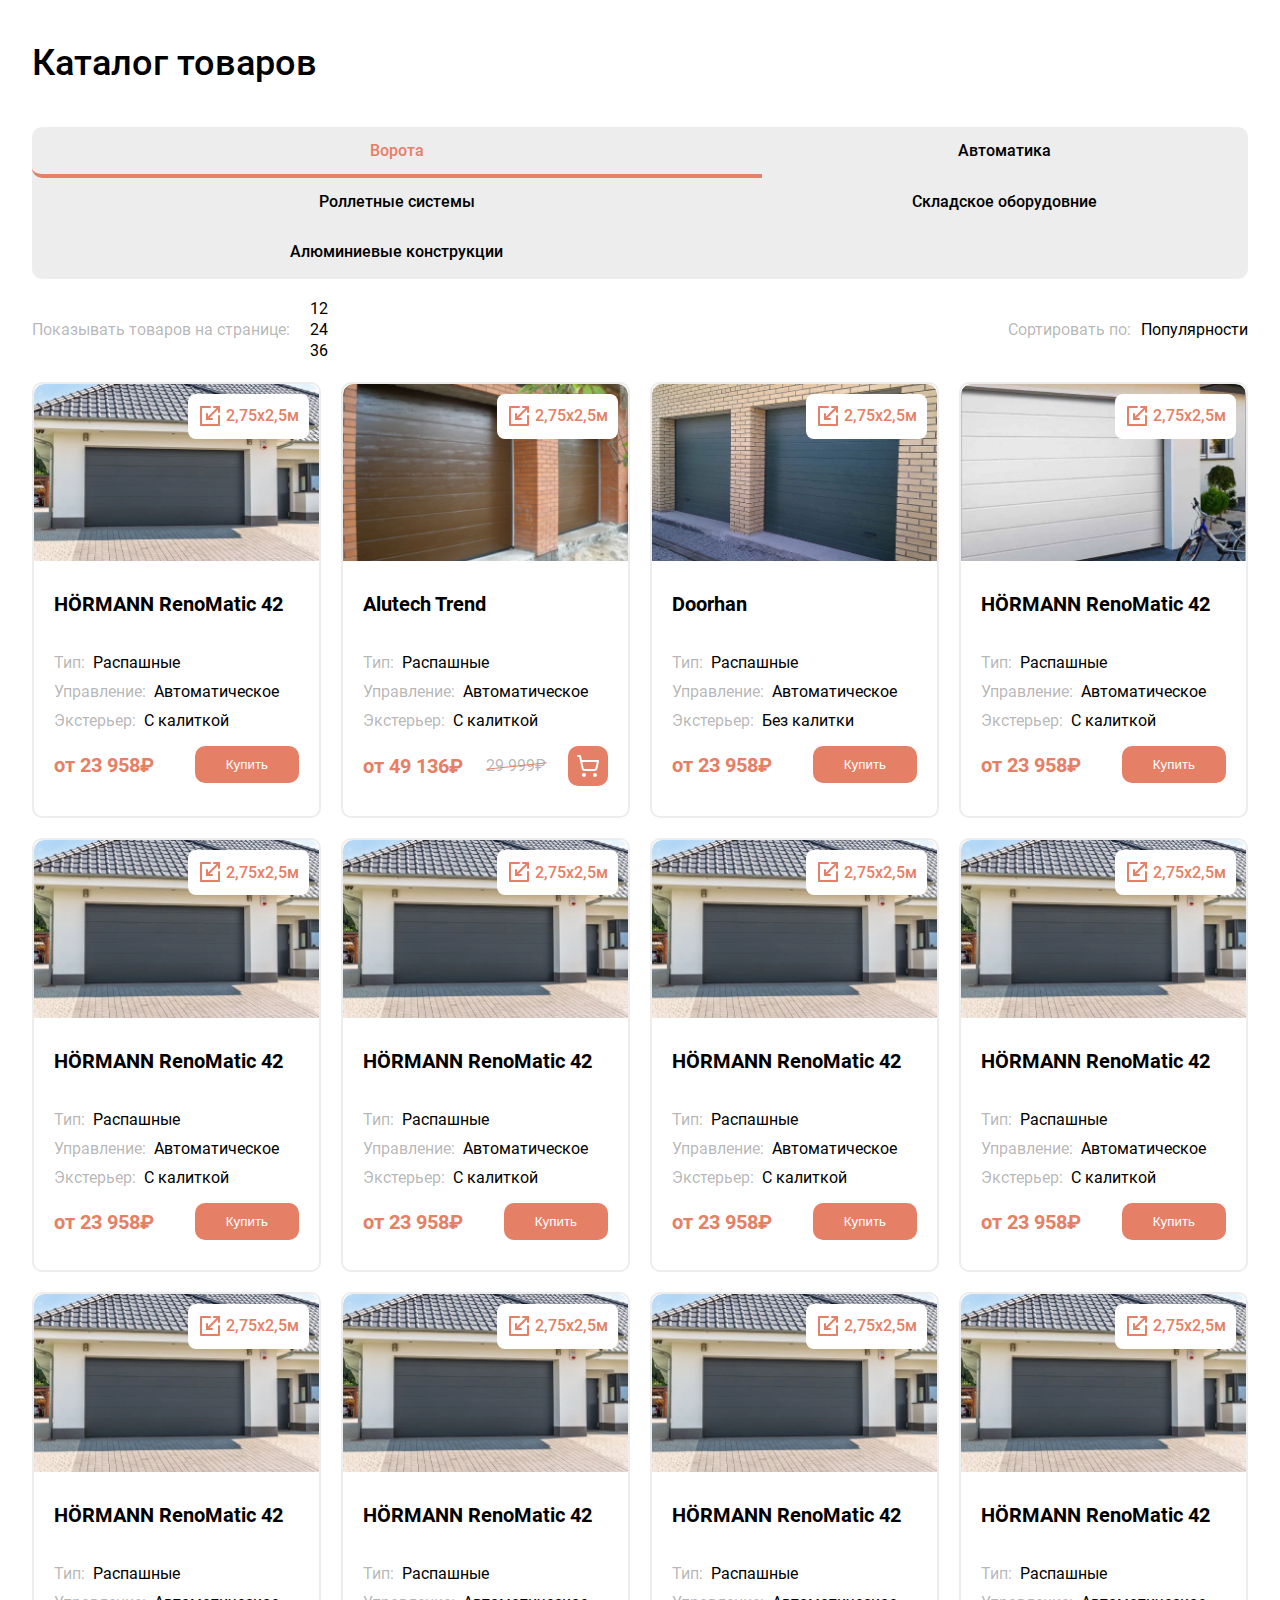
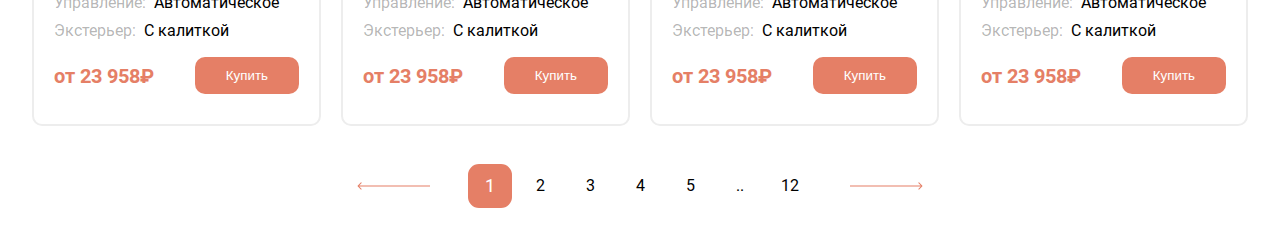
<file: index.html>
<!DOCTYPE html>
<html lang="ru">

<head>
    <meta charset="UTF-8">
    <meta http-equiv="X-UA-Compatible" content="IE=edge">
    <meta name="viewport" content="width=device-width, initial-scale=1.0">
    <link rel="stylesheet" href="src/css/style.css">
    <!-- <link rel="stylesheet" href="src/css/popup.css"> -->
    <title>Status-V</title>
</head>

<body>
    <div class="page">
        <main class="main">
            <section class="section">
                <div class="container">
                    <div class="catalog">
                        <h3 class="section__title catalog__title">Каталог товаров</h3>
                        <div class="catalog__header">
                            <div class="catalog__header-item active">Ворота</div>
                            <div class="catalog__header-item">Автоматика</div>
                            <div class="catalog__header-item">Роллетные системы</div>
                            <div class="catalog__header-item">Складское оборудовние</div>
                            <div class="catalog__header-item">Алюминиевые конструкции</div>
                        </div>
                        <div class="catalog__description">
                            <div class="catalog__description-show">
                                <p class="catalog__description-text opacity">Показывать товаров на странице:</p>
                                <div class="catalog__description-quantity">
                                    <p class="catalog__description-quantity-item active">12</p>
                                    <p class="catalog__description-quantity-item">24</p>
                                    <p class="catalog__description-quantity-item">36</p>
                                </div>
                            </div>
                            <div class="catalog__description-sort">
                                <p class="catalog__description-text opacity">Сортировать по:</p>
                                <p class="catalog__description-text">Популярности</p>
                            </div>

                        </div>
                        <div class="catalog__body">

                            <div class="catalog__card"><a href="product.html" class="catalog__card-link">
                                    <div class="catalog__card-header">
                                        <div class="catalog__card-image">
                                            <img src="src/img/hormann_1.png" alt="Изображение товара">
                                        </div>
                                        <div class="catalog__card-description">
                                            <img src="src/img/inc.svg" alt="increase">
                                            <span class="image-size">2,75х2,5­м</span>
                                        </div>
                                    </div>
                                    <div class="catalog__card-content">
                                        <h4 class="catalog__card-title">HÖRMANN RenoMatic 42</h4>
                                        <p class="catalog__card-info">
                                            <span class="info-name">Тип:</span><span class="info-value">Распашные</span>
                                        </p>
                                        <p class="catalog__card-info">
                                            <span class="info-name">Управление:</span><span
                                                class="info-value">Автоматическое</span>
                                        </p>
                                        <p class="catalog__card-info">
                                            <span class="info-name">Экстерьер:</span><span class="info-value">С
                                                калиткой</span>
                                        </p>
                                        <div class="catalog__card-footer">
                                            <span class="footer-price">от 23 958₽</span>
                                            <button class="button">Купить</button>
                                        </div>
                                    </div>
                                </a></div>


                            <div class="catalog__card">
                                <a href="#" class="catalog__card-link">
                                    <div class="catalog__card-header">
                                        <div class="catalog__card-image">
                                            <img src="src/img/alutech.png" alt="Изображение товара">
                                        </div>
                                        <div class="catalog__card-description">
                                            <img src="src/img/inc.svg" alt="increase">
                                            <span class="image-size">2,75х2,5­м</span>
                                        </div>
                                    </div>
                                    <div class="catalog__card-content">
                                        <h4 class="catalog__card-title">Alutech Trend</h4>
                                        <p class="catalog__card-info">
                                            <span class="info-name">Тип:</span><span class="info-value">Распашные</span>
                                        </p>
                                        <p class="catalog__card-info">
                                            <span class="info-name">Управление:</span><span
                                                class="info-value">Автоматическое</span>
                                        </p>
                                        <p class="catalog__card-info">
                                            <span class="info-name">Экстерьер:</span><span class="info-value">С
                                                калиткой</span>
                                        </p>
                                        <div class="catalog__card-footer">
                                            <span class="footer-price">от 49 136₽</span>
                                            <span class="footer-discount">29 999₽
                                                <img src="src/img/line.svg" alt="">
                                            </span>
                                            <div class="footer-image">
                                                <img src="src/img/buy.svg" alt="Корзина">
                                            </div>

                                            <!-- <button class="button">Купить</button> -->
                                        </div>
                                    </div>
                                </a>
                            </div>


                            <div class="catalog__card"><a href="#" class="catalog__card-link">
                                    <div class="catalog__card-header">
                                        <div class="catalog__card-image">
                                            <img src="src/img/doorhan.png" alt="Изображение товара">
                                        </div>
                                        <div class="catalog__card-description">
                                            <img src="src/img/inc.svg" alt="increase">
                                            <span class="image-size">2,75х2,5­м</span>
                                        </div>
                                    </div>
                                    <div class="catalog__card-content">
                                        <h4 class="catalog__card-title">Doorhan</h4>
                                        <p class="catalog__card-info">
                                            <span class="info-name">Тип:</span><span class="info-value">Распашные</span>
                                        </p>
                                        <p class="catalog__card-info">
                                            <span class="info-name">Управление:</span><span
                                                class="info-value">Автоматическое</span>
                                        </p>
                                        <p class="catalog__card-info">
                                            <span class="info-name">Экстерьер:</span><span class="info-value">Без
                                                калитки</span>
                                        </p>
                                        <div class="catalog__card-footer">
                                            <span class="footer-price">от 23 958₽</span>
                                            <button class="button">Купить</button>
                                        </div>
                                    </div>
                                </a></div>


                            <div class="catalog__card"><a href="#" class="catalog__card-link">
                                    <div class="catalog__card-header">
                                        <div class="catalog__card-image">
                                            <img src="src/img/hormann_2.png" alt="Изображение товара">
                                        </div>
                                        <div class="catalog__card-description">
                                            <img src="src/img/inc.svg" alt="increase">
                                            <span class="image-size">2,75х2,5­м</span>
                                        </div>
                                    </div>
                                    <div class="catalog__card-content">
                                        <h4 class="catalog__card-title">HÖRMANN RenoMatic 42</h4>
                                        <p class="catalog__card-info">
                                            <span class="info-name">Тип:</span><span class="info-value">Распашные</span>
                                        </p>
                                        <p class="catalog__card-info">
                                            <span class="info-name">Управление:</span><span
                                                class="info-value">Автоматическое</span>
                                        </p>
                                        <p class="catalog__card-info">
                                            <span class="info-name">Экстерьер:</span><span class="info-value">С
                                                калиткой</span>
                                        </p>
                                        <div class="catalog__card-footer">
                                            <span class="footer-price">от 23 958₽</span>
                                            <button class="button">Купить</button>
                                        </div>
                                    </div>
                                </a></div>


                            <div class="catalog__card"><a href="#" class="catalog__card-link">
                                    <div class="catalog__card-header">
                                        <div class="catalog__card-image">
                                            <img src="src/img/hormann_1.png" alt="Изображение товара">
                                        </div>
                                        <div class="catalog__card-description">
                                            <img src="src/img/inc.svg" alt="increase">
                                            <span class="image-size">2,75х2,5­м</span>
                                        </div>
                                    </div>
                                    <div class="catalog__card-content">
                                        <h4 class="catalog__card-title">HÖRMANN RenoMatic 42</h4>
                                        <p class="catalog__card-info">
                                            <span class="info-name">Тип:</span><span class="info-value">Распашные</span>
                                        </p>
                                        <p class="catalog__card-info">
                                            <span class="info-name">Управление:</span><span
                                                class="info-value">Автоматическое</span>
                                        </p>
                                        <p class="catalog__card-info">
                                            <span class="info-name">Экстерьер:</span><span class="info-value">С
                                                калиткой</span>
                                        </p>
                                        <div class="catalog__card-footer">
                                            <span class="footer-price">от 23 958₽</span>
                                            <button class="button">Купить</button>
                                        </div>
                                    </div>
                                </a></div>


                            <div class="catalog__card"><a href="#" class="catalog__card-link">
                                    <div class="catalog__card-header">
                                        <div class="catalog__card-image">
                                            <img src="src/img/hormann_1.png" alt="Изображение товара">
                                        </div>
                                        <div class="catalog__card-description">
                                            <img src="src/img/inc.svg" alt="increase">
                                            <span class="image-size">2,75х2,5­м</span>
                                        </div>
                                    </div>
                                    <div class="catalog__card-content">
                                        <h4 class="catalog__card-title">HÖRMANN RenoMatic 42</h4>
                                        <p class="catalog__card-info">
                                            <span class="info-name">Тип:</span><span class="info-value">Распашные</span>
                                        </p>
                                        <p class="catalog__card-info">
                                            <span class="info-name">Управление:</span><span
                                                class="info-value">Автоматическое</span>
                                        </p>
                                        <p class="catalog__card-info">
                                            <span class="info-name">Экстерьер:</span><span class="info-value">С
                                                калиткой</span>
                                        </p>
                                        <div class="catalog__card-footer">
                                            <span class="footer-price">от 23 958₽</span>
                                            <button class="button">Купить</button>
                                        </div>
                                    </div>
                                </a></div>


                            <div class="catalog__card"><a href="#" class="catalog__card-link">
                                    <div class="catalog__card-header">
                                        <div class="catalog__card-image">
                                            <img src="src/img/hormann_1.png" alt="Изображение товара">
                                        </div>
                                        <div class="catalog__card-description">
                                            <img src="src/img/inc.svg" alt="increase">
                                            <span class="image-size">2,75х2,5­м</span>
                                        </div>
                                    </div>
                                    <div class="catalog__card-content">
                                        <h4 class="catalog__card-title">HÖRMANN RenoMatic 42</h4>
                                        <p class="catalog__card-info">
                                            <span class="info-name">Тип:</span><span class="info-value">Распашные</span>
                                        </p>
                                        <p class="catalog__card-info">
                                            <span class="info-name">Управление:</span><span
                                                class="info-value">Автоматическое</span>
                                        </p>
                                        <p class="catalog__card-info">
                                            <span class="info-name">Экстерьер:</span><span class="info-value">С
                                                калиткой</span>
                                        </p>
                                        <div class="catalog__card-footer">
                                            <span class="footer-price">от 23 958₽</span>
                                            <button class="button">Купить</button>
                                        </div>
                                    </div>
                                </a></div>


                            <div class="catalog__card"><a href="#" class="catalog__card-link">
                                    <div class="catalog__card-header">
                                        <div class="catalog__card-image">
                                            <img src="src/img/hormann_1.png" alt="Изображение товара">
                                        </div>
                                        <div class="catalog__card-description">
                                            <img src="src/img/inc.svg" alt="increase">
                                            <span class="image-size">2,75х2,5­м</span>
                                        </div>
                                    </div>
                                    <div class="catalog__card-content">
                                        <h4 class="catalog__card-title">HÖRMANN RenoMatic 42</h4>
                                        <p class="catalog__card-info">
                                            <span class="info-name">Тип:</span><span class="info-value">Распашные</span>
                                        </p>
                                        <p class="catalog__card-info">
                                            <span class="info-name">Управление:</span><span
                                                class="info-value">Автоматическое</span>
                                        </p>
                                        <p class="catalog__card-info">
                                            <span class="info-name">Экстерьер:</span><span class="info-value">С
                                                калиткой</span>
                                        </p>
                                        <div class="catalog__card-footer">
                                            <span class="footer-price">от 23 958₽</span>
                                            <button class="button">Купить</button>
                                        </div>
                                    </div>
                                </a></div>


                            <div class="catalog__card"><a href="#" class="catalog__card-link">
                                    <div class="catalog__card-header">
                                        <div class="catalog__card-image">
                                            <img src="src/img/hormann_1.png" alt="Изображение товара">
                                        </div>
                                        <div class="catalog__card-description">
                                            <img src="src/img/inc.svg" alt="increase">
                                            <span class="image-size">2,75х2,5­м</span>
                                        </div>
                                    </div>
                                    <div class="catalog__card-content">
                                        <h4 class="catalog__card-title">HÖRMANN RenoMatic 42</h4>
                                        <p class="catalog__card-info">
                                            <span class="info-name">Тип:</span><span class="info-value">Распашные</span>
                                        </p>
                                        <p class="catalog__card-info">
                                            <span class="info-name">Управление:</span><span
                                                class="info-value">Автоматическое</span>
                                        </p>
                                        <p class="catalog__card-info">
                                            <span class="info-name">Экстерьер:</span><span class="info-value">С
                                                калиткой</span>
                                        </p>
                                        <div class="catalog__card-footer">
                                            <span class="footer-price">от 23 958₽</span>
                                            <button class="button">Купить</button>
                                        </div>
                                    </div>
                                </a></div>


                            <div class="catalog__card"><a href="#" class="catalog__card-link">
                                    <div class="catalog__card-header">
                                        <div class="catalog__card-image">
                                            <img src="src/img/hormann_1.png" alt="Изображение товара">
                                        </div>
                                        <div class="catalog__card-description">
                                            <img src="src/img/inc.svg" alt="increase">
                                            <span class="image-size">2,75х2,5­м</span>
                                        </div>
                                    </div>
                                    <div class="catalog__card-content">
                                        <h4 class="catalog__card-title">HÖRMANN RenoMatic 42</h4>
                                        <p class="catalog__card-info">
                                            <span class="info-name">Тип:</span><span class="info-value">Распашные</span>
                                        </p>
                                        <p class="catalog__card-info">
                                            <span class="info-name">Управление:</span><span
                                                class="info-value">Автоматическое</span>
                                        </p>
                                        <p class="catalog__card-info">
                                            <span class="info-name">Экстерьер:</span><span class="info-value">С
                                                калиткой</span>
                                        </p>
                                        <div class="catalog__card-footer">
                                            <span class="footer-price">от 23 958₽</span>
                                            <button class="button">Купить</button>
                                        </div>
                                    </div>
                                </a></div>


                            <div class="catalog__card"><a href="#" class="catalog__card-link">
                                    <div class="catalog__card-header">
                                        <div class="catalog__card-image">
                                            <img src="src/img/hormann_1.png" alt="Изображение товара">
                                        </div>
                                        <div class="catalog__card-description">
                                            <img src="src/img/inc.svg" alt="increase">
                                            <span class="image-size">2,75х2,5­м</span>
                                        </div>
                                    </div>
                                    <div class="catalog__card-content">
                                        <h4 class="catalog__card-title">HÖRMANN RenoMatic 42</h4>
                                        <p class="catalog__card-info">
                                            <span class="info-name">Тип:</span><span class="info-value">Распашные</span>
                                        </p>
                                        <p class="catalog__card-info">
                                            <span class="info-name">Управление:</span><span
                                                class="info-value">Автоматическое</span>
                                        </p>
                                        <p class="catalog__card-info">
                                            <span class="info-name">Экстерьер:</span><span class="info-value">С
                                                калиткой</span>
                                        </p>
                                        <div class="catalog__card-footer">
                                            <span class="footer-price">от 23 958₽</span>
                                            <button class="button">Купить</button>
                                        </div>
                                    </div>
                                </a></div>


                            <div class="catalog__card"><a href="#" class="catalog__card-link">
                                    <div class="catalog__card-header">
                                        <div class="catalog__card-image">
                                            <img src="src/img/hormann_1.png" alt="Изображение товара">
                                        </div>
                                        <div class="catalog__card-description">
                                            <img src="src/img/inc.svg" alt="increase">
                                            <span class="image-size">2,75х2,5­м</span>
                                        </div>
                                    </div>
                                    <div class="catalog__card-content">
                                        <h4 class="catalog__card-title">HÖRMANN RenoMatic 42</h4>
                                        <p class="catalog__card-info">
                                            <span class="info-name">Тип:</span><span class="info-value">Распашные</span>
                                        </p>
                                        <p class="catalog__card-info">
                                            <span class="info-name">Управление:</span><span
                                                class="info-value">Автоматическое</span>
                                        </p>
                                        <p class="catalog__card-info">
                                            <span class="info-name">Экстерьер:</span><span class="info-value">С
                                                калиткой</span>
                                        </p>
                                        <div class="catalog__card-footer">
                                            <span class="footer-price">от 23 958₽</span>
                                            <button class="button">Купить</button>
                                        </div>
                                    </div>
                                </a></div>

                        </div>
                        <div class="catalog__footer">
                            <div class="catalog__footer-image">
                                <img src="src/img/aleft.svg" alt="">
                            </div>
                            <div class="catalog__number-pages">
                                <a class="catalog__number-count active" href="#">1</a>
                                <a class="catalog__number-count" href="#">2</a>
                                <a class="catalog__number-count" href="#">3</a>
                                <a class="catalog__number-count" href="#">4</a>
                                <a class="catalog__number-count" href="#">5</a>
                                <a class="catalog__number-count" href="#">..</a>
                                <a class="catalog__number-count" href="#">12</a>
                            </div>
                            <div class="catalog__footer-image">
                                <img src="src/img/aright.svg" alt="">
                            </div>
                        </div>
                    </div>
                </div>
            </section>
        </main>
    </div>
    <!-- <div class="popup">
        <div class="popup__body">
            <div class="popup__content">
                <h2 class="popup__title">Оставьте свои данные для связи</h2>
                <a href="#" class="popup__close">
                    <svg xmlns="http://www.w3.org/2000/svg" width="14" height="14" viewBox="0 0 14 14" fill="none"
                        class="to-svg">
                        <rect width="1.97988" height="17.8189" rx="0.98994"
                            transform="matrix(0.707109 0.707105 -0.707109 0.707105 12.6 0.000244141)" fill="#1298BD">
                        </rect>

                        <rect width="1.97988" height="17.8189" rx="0.98994"
                            transform="matrix(-0.707109 0.707105 -0.707109 -0.707105 14 12.5999)" fill="#1298BD">
                        </rect>
                    </svg>
                </a>
                <div class="popup__form">
                    <form action="#" id="form" class="popup__form-body">
                        <div class="popup__form-item">
                            <label for="formName" class="popup__form-label">Имя*:</label>
                            <input id="formName" type="text" name="name" class="popup__form-input _req">
                        </div>
                        <div class="popup__form-item">
                            <label for="formEmail" class="popup__form-label">E-mail*:</label>
                            <input id="formEmail" type="text" name="email" class="popup__form-input _req _email">
                        </div>
                        <div class="popup__form-item">
                            <div class="checkbox">
                                <input id="formAgreement" checked type="checkbox" name="agreement"
                                    class="checkbox__input _req">
                                <label for="formAgreement" class="checkbox__label"><span>Отправляя форму,
                                        вы соглашаетесь на обработку <a href="src/personal.pdf"
                                            target="_blank">персональных данных</a></span></label>
                            </div>
                        </div>
                        <button type="submit"
                            class="button button-blue popup__form-button button-submit"><i>Отправить</i><span></span>
                        </button>
                    </form>
                </div>
            </div>
        </div>
    </div> -->
    <script src="https://code.jquery.com/jquery-3.6.1.js"
        integrity="sha256-3zlB5s2uwoUzrXK3BT7AX3FyvojsraNFxCc2vC/7pNI=" crossorigin="anonymous"></script>
    <script src="js/index.js"></script>
</body>

</html>
</file>
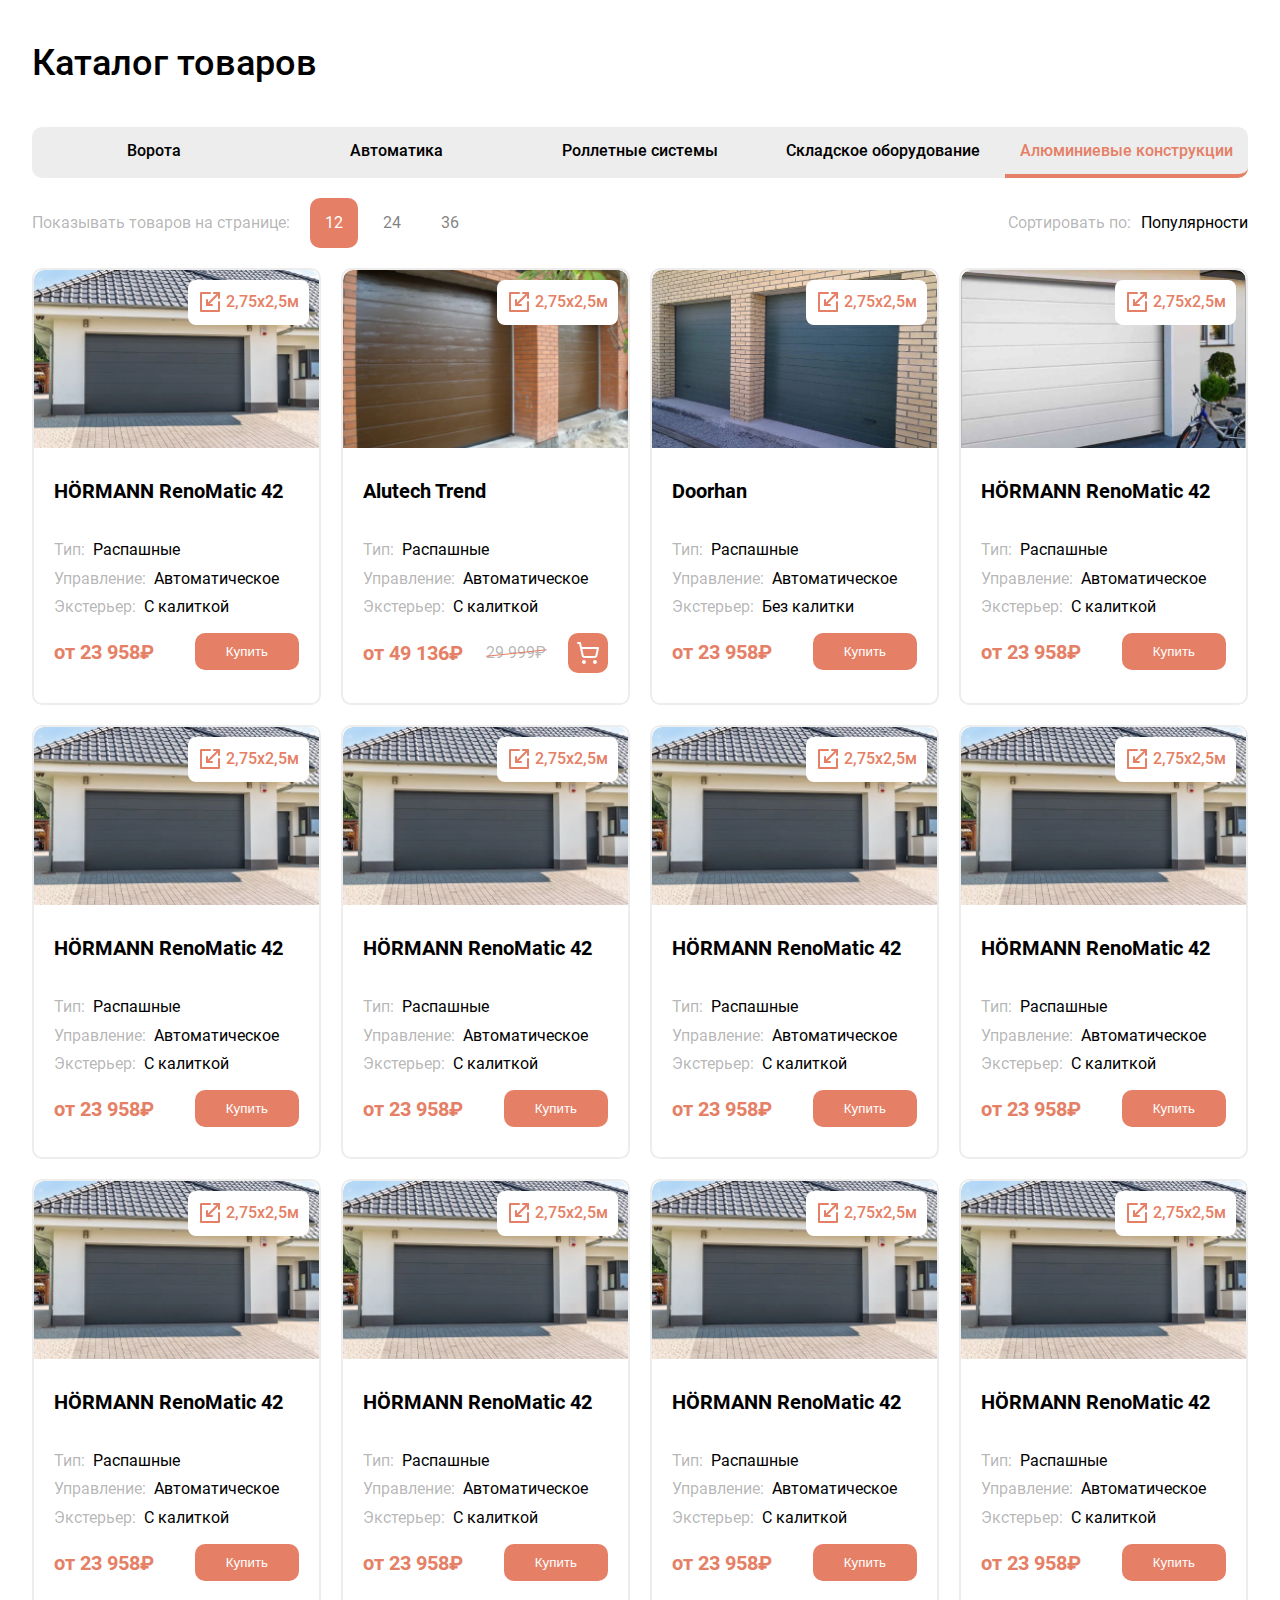
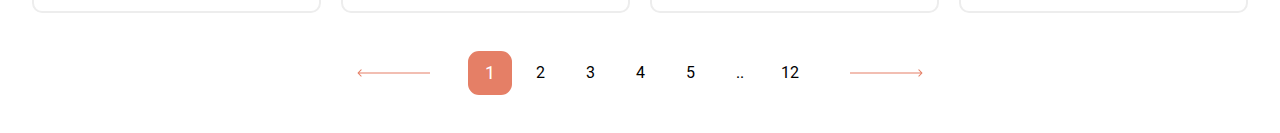
<file: catalog/aluminum_structures.html>
<!DOCTYPE html>
<html lang="ru">

<head>
    <meta charset="UTF-8">
    <meta http-equiv="X-UA-Compatible" content="IE=edge">
    <meta name="viewport" content="width=device-width, initial-scale=1.0">
    <link rel="stylesheet" href="/src/css/style.css">
    <!-- <link rel="stylesheet" href="src/css/popup.css"> -->
    <title>Алюминиевые конструкции</title>
</head>

<body>
    <div class="page">
        <main class="main">
            <section class="section">
                <div class="container">
                    <div class="catalog">
                        <h3 class="section__title catalog__title">Каталог товаров</h3>
                        <div class="catalog__header">
                            <div class="catalog__header-group-up">
                                <div class="catalog__header-item">
                                    <a href="gates.html">Ворота</a>
                                </div>
                                <div class="catalog__header-item">
                                    <a href="automation.html">Автоматика</a>
                                </div>
                                <div class="catalog__header-item">
                                    <a href="rollet_systems.html">Роллетные системы</a>
                                </div>
                            </div>
                            <div class="catalog__header-group-down">
                                <div class="catalog__header-item">
                                    <a href="storage_equipment.html">Складское
                                        оборудование</a>
                                </div>
                                <div class="catalog__header-item active">
                                    <a href="#">Алюминиевые
                                        конструкции</a>
                                </div>
                            </div>

                        </div>
                        <div class="catalog__description">
                            <div class="catalog__description-show">
                                <p class="catalog__description-text opacity">Показывать товаров на странице:</p>
                                <div class="catalog__description-buttons">
                                    <p class="catalog__description-button active">12</p>
                                    <p class="catalog__description-button">24</p>
                                    <p class="catalog__description-button">36</p>
                                </div>
                            </div>
                            <div class="catalog__description-sort">
                                <p class="catalog__description-text opacity">Сортировать по:</p>
                                <p class="catalog__description-text">Популярности</p>
                            </div>

                        </div>
                        <div class="catalog__body">

                            <div class="catalog__card"><a href="product.html" class="catalog__card-link">
                                    <div class="catalog__card-header">
                                        <div class="catalog__card-image">
                                            <img src="/src/img/hormann_1.png" alt="Изображение товара">
                                        </div>
                                        <div class="catalog__card-description">
                                            <img src="/src/img/inc.svg" alt="increase">
                                            <span class="image-size">2,75х2,5­м</span>
                                        </div>
                                    </div>
                                    <div class="catalog__card-content">
                                        <h4 class="catalog__card-title">HÖRMANN RenoMatic 42</h4>
                                        <p class="catalog__card-info">
                                            <span class="info-name">Тип:</span><span class="info-value">Распашные</span>
                                        </p>
                                        <p class="catalog__card-info">
                                            <span class="info-name">Управление:</span><span
                                                class="info-value">Автоматическое</span>
                                        </p>
                                        <p class="catalog__card-info">
                                            <span class="info-name">Экстерьер:</span><span class="info-value">С
                                                калиткой</span>
                                        </p>
                                        <div class="catalog__card-footer">
                                            <span class="footer-price">от 23 958₽</span>
                                            <button class="button">Купить</button>
                                        </div>
                                    </div>
                                </a></div>


                            <div class="catalog__card">
                                <a href="#" class="catalog__card-link">
                                    <div class="catalog__card-header">
                                        <div class="catalog__card-image">
                                            <img src="/src/img/alutech.png" alt="Изображение товара">
                                        </div>
                                        <div class="catalog__card-description">
                                            <img src="/src/img/inc.svg" alt="increase">
                                            <span class="image-size">2,75х2,5­м</span>
                                        </div>
                                    </div>
                                    <div class="catalog__card-content">
                                        <h4 class="catalog__card-title">Alutech Trend</h4>
                                        <p class="catalog__card-info">
                                            <span class="info-name">Тип:</span><span class="info-value">Распашные</span>
                                        </p>
                                        <p class="catalog__card-info">
                                            <span class="info-name">Управление:</span><span
                                                class="info-value">Автоматическое</span>
                                        </p>
                                        <p class="catalog__card-info">
                                            <span class="info-name">Экстерьер:</span><span class="info-value">С
                                                калиткой</span>
                                        </p>
                                        <div class="catalog__card-footer">
                                            <span class="footer-price">от 49 136₽</span>
                                            <span class="footer-discount">29 999₽
                                                <img src="/src/img/line.svg" alt="">
                                            </span>
                                            <div class="footer-image">
                                                <img src="/src/img/buy.svg" alt="Корзина">
                                            </div>

                                            <!-- <button class="button">Купить</button> -->
                                        </div>
                                    </div>
                                </a>
                            </div>


                            <div class="catalog__card"><a href="#" class="catalog__card-link">
                                    <div class="catalog__card-header">
                                        <div class="catalog__card-image">
                                            <img src="/src/img/doorhan.png" alt="Изображение товара">
                                        </div>
                                        <div class="catalog__card-description">
                                            <img src="/src/img/inc.svg" alt="increase">
                                            <span class="image-size">2,75х2,5­м</span>
                                        </div>
                                    </div>
                                    <div class="catalog__card-content">
                                        <h4 class="catalog__card-title">Doorhan</h4>
                                        <p class="catalog__card-info">
                                            <span class="info-name">Тип:</span><span class="info-value">Распашные</span>
                                        </p>
                                        <p class="catalog__card-info">
                                            <span class="info-name">Управление:</span><span
                                                class="info-value">Автоматическое</span>
                                        </p>
                                        <p class="catalog__card-info">
                                            <span class="info-name">Экстерьер:</span><span class="info-value">Без
                                                калитки</span>
                                        </p>
                                        <div class="catalog__card-footer">
                                            <span class="footer-price">от 23 958₽</span>
                                            <button class="button">Купить</button>
                                        </div>
                                    </div>
                                </a></div>


                            <div class="catalog__card"><a href="#" class="catalog__card-link">
                                    <div class="catalog__card-header">
                                        <div class="catalog__card-image">
                                            <img src="/src/img/hormann_2.png" alt="Изображение товара">
                                        </div>
                                        <div class="catalog__card-description">
                                            <img src="/src/img/inc.svg" alt="increase">
                                            <span class="image-size">2,75х2,5­м</span>
                                        </div>
                                    </div>
                                    <div class="catalog__card-content">
                                        <h4 class="catalog__card-title">HÖRMANN RenoMatic 42</h4>
                                        <p class="catalog__card-info">
                                            <span class="info-name">Тип:</span><span class="info-value">Распашные</span>
                                        </p>
                                        <p class="catalog__card-info">
                                            <span class="info-name">Управление:</span><span
                                                class="info-value">Автоматическое</span>
                                        </p>
                                        <p class="catalog__card-info">
                                            <span class="info-name">Экстерьер:</span><span class="info-value">С
                                                калиткой</span>
                                        </p>
                                        <div class="catalog__card-footer">
                                            <span class="footer-price">от 23 958₽</span>
                                            <button class="button">Купить</button>
                                        </div>
                                    </div>
                                </a></div>


                            <div class="catalog__card"><a href="#" class="catalog__card-link">
                                    <div class="catalog__card-header">
                                        <div class="catalog__card-image">
                                            <img src="/src/img/hormann_1.png" alt="Изображение товара">
                                        </div>
                                        <div class="catalog__card-description">
                                            <img src="/src/img/inc.svg" alt="increase">
                                            <span class="image-size">2,75х2,5­м</span>
                                        </div>
                                    </div>
                                    <div class="catalog__card-content">
                                        <h4 class="catalog__card-title">HÖRMANN RenoMatic 42</h4>
                                        <p class="catalog__card-info">
                                            <span class="info-name">Тип:</span><span class="info-value">Распашные</span>
                                        </p>
                                        <p class="catalog__card-info">
                                            <span class="info-name">Управление:</span><span
                                                class="info-value">Автоматическое</span>
                                        </p>
                                        <p class="catalog__card-info">
                                            <span class="info-name">Экстерьер:</span><span class="info-value">С
                                                калиткой</span>
                                        </p>
                                        <div class="catalog__card-footer">
                                            <span class="footer-price">от 23 958₽</span>
                                            <button class="button">Купить</button>
                                        </div>
                                    </div>
                                </a></div>


                            <div class="catalog__card"><a href="#" class="catalog__card-link">
                                    <div class="catalog__card-header">
                                        <div class="catalog__card-image">
                                            <img src="/src/img/hormann_1.png" alt="Изображение товара">
                                        </div>
                                        <div class="catalog__card-description">
                                            <img src="/src/img/inc.svg" alt="increase">
                                            <span class="image-size">2,75х2,5­м</span>
                                        </div>
                                    </div>
                                    <div class="catalog__card-content">
                                        <h4 class="catalog__card-title">HÖRMANN RenoMatic 42</h4>
                                        <p class="catalog__card-info">
                                            <span class="info-name">Тип:</span><span class="info-value">Распашные</span>
                                        </p>
                                        <p class="catalog__card-info">
                                            <span class="info-name">Управление:</span><span
                                                class="info-value">Автоматическое</span>
                                        </p>
                                        <p class="catalog__card-info">
                                            <span class="info-name">Экстерьер:</span><span class="info-value">С
                                                калиткой</span>
                                        </p>
                                        <div class="catalog__card-footer">
                                            <span class="footer-price">от 23 958₽</span>
                                            <button class="button">Купить</button>
                                        </div>
                                    </div>
                                </a></div>


                            <div class="catalog__card"><a href="#" class="catalog__card-link">
                                    <div class="catalog__card-header">
                                        <div class="catalog__card-image">
                                            <img src="/src/img/hormann_1.png" alt="Изображение товара">
                                        </div>
                                        <div class="catalog__card-description">
                                            <img src="/src/img/inc.svg" alt="increase">
                                            <span class="image-size">2,75х2,5­м</span>
                                        </div>
                                    </div>
                                    <div class="catalog__card-content">
                                        <h4 class="catalog__card-title">HÖRMANN RenoMatic 42</h4>
                                        <p class="catalog__card-info">
                                            <span class="info-name">Тип:</span><span class="info-value">Распашные</span>
                                        </p>
                                        <p class="catalog__card-info">
                                            <span class="info-name">Управление:</span><span
                                                class="info-value">Автоматическое</span>
                                        </p>
                                        <p class="catalog__card-info">
                                            <span class="info-name">Экстерьер:</span><span class="info-value">С
                                                калиткой</span>
                                        </p>
                                        <div class="catalog__card-footer">
                                            <span class="footer-price">от 23 958₽</span>
                                            <button class="button">Купить</button>
                                        </div>
                                    </div>
                                </a></div>


                            <div class="catalog__card"><a href="#" class="catalog__card-link">
                                    <div class="catalog__card-header">
                                        <div class="catalog__card-image">
                                            <img src="/src/img/hormann_1.png" alt="Изображение товара">
                                        </div>
                                        <div class="catalog__card-description">
                                            <img src="/src/img/inc.svg" alt="increase">
                                            <span class="image-size">2,75х2,5­м</span>
                                        </div>
                                    </div>
                                    <div class="catalog__card-content">
                                        <h4 class="catalog__card-title">HÖRMANN RenoMatic 42</h4>
                                        <p class="catalog__card-info">
                                            <span class="info-name">Тип:</span><span class="info-value">Распашные</span>
                                        </p>
                                        <p class="catalog__card-info">
                                            <span class="info-name">Управление:</span><span
                                                class="info-value">Автоматическое</span>
                                        </p>
                                        <p class="catalog__card-info">
                                            <span class="info-name">Экстерьер:</span><span class="info-value">С
                                                калиткой</span>
                                        </p>
                                        <div class="catalog__card-footer">
                                            <span class="footer-price">от 23 958₽</span>
                                            <button class="button">Купить</button>
                                        </div>
                                    </div>
                                </a></div>


                            <div class="catalog__card"><a href="#" class="catalog__card-link">
                                    <div class="catalog__card-header">
                                        <div class="catalog__card-image">
                                            <img src="/src/img/hormann_1.png" alt="Изображение товара">
                                        </div>
                                        <div class="catalog__card-description">
                                            <img src="/src/img/inc.svg" alt="increase">
                                            <span class="image-size">2,75х2,5­м</span>
                                        </div>
                                    </div>
                                    <div class="catalog__card-content">
                                        <h4 class="catalog__card-title">HÖRMANN RenoMatic 42</h4>
                                        <p class="catalog__card-info">
                                            <span class="info-name">Тип:</span><span class="info-value">Распашные</span>
                                        </p>
                                        <p class="catalog__card-info">
                                            <span class="info-name">Управление:</span><span
                                                class="info-value">Автоматическое</span>
                                        </p>
                                        <p class="catalog__card-info">
                                            <span class="info-name">Экстерьер:</span><span class="info-value">С
                                                калиткой</span>
                                        </p>
                                        <div class="catalog__card-footer">
                                            <span class="footer-price">от 23 958₽</span>
                                            <button class="button">Купить</button>
                                        </div>
                                    </div>
                                </a></div>


                            <div class="catalog__card"><a href="#" class="catalog__card-link">
                                    <div class="catalog__card-header">
                                        <div class="catalog__card-image">
                                            <img src="/src/img/hormann_1.png" alt="Изображение товара">
                                        </div>
                                        <div class="catalog__card-description">
                                            <img src="/src/img/inc.svg" alt="increase">
                                            <span class="image-size">2,75х2,5­м</span>
                                        </div>
                                    </div>
                                    <div class="catalog__card-content">
                                        <h4 class="catalog__card-title">HÖRMANN RenoMatic 42</h4>
                                        <p class="catalog__card-info">
                                            <span class="info-name">Тип:</span><span class="info-value">Распашные</span>
                                        </p>
                                        <p class="catalog__card-info">
                                            <span class="info-name">Управление:</span><span
                                                class="info-value">Автоматическое</span>
                                        </p>
                                        <p class="catalog__card-info">
                                            <span class="info-name">Экстерьер:</span><span class="info-value">С
                                                калиткой</span>
                                        </p>
                                        <div class="catalog__card-footer">
                                            <span class="footer-price">от 23 958₽</span>
                                            <button class="button">Купить</button>
                                        </div>
                                    </div>
                                </a></div>


                            <div class="catalog__card"><a href="#" class="catalog__card-link">
                                    <div class="catalog__card-header">
                                        <div class="catalog__card-image">
                                            <img src="/src/img/hormann_1.png" alt="Изображение товара">
                                        </div>
                                        <div class="catalog__card-description">
                                            <img src="/src/img/inc.svg" alt="increase">
                                            <span class="image-size">2,75х2,5­м</span>
                                        </div>
                                    </div>
                                    <div class="catalog__card-content">
                                        <h4 class="catalog__card-title">HÖRMANN RenoMatic 42</h4>
                                        <p class="catalog__card-info">
                                            <span class="info-name">Тип:</span><span class="info-value">Распашные</span>
                                        </p>
                                        <p class="catalog__card-info">
                                            <span class="info-name">Управление:</span><span
                                                class="info-value">Автоматическое</span>
                                        </p>
                                        <p class="catalog__card-info">
                                            <span class="info-name">Экстерьер:</span><span class="info-value">С
                                                калиткой</span>
                                        </p>
                                        <div class="catalog__card-footer">
                                            <span class="footer-price">от 23 958₽</span>
                                            <button class="button">Купить</button>
                                        </div>
                                    </div>
                                </a></div>


                            <div class="catalog__card"><a href="#" class="catalog__card-link">
                                    <div class="catalog__card-header">
                                        <div class="catalog__card-image">
                                            <img src="/src/img/hormann_1.png" alt="Изображение товара">
                                        </div>
                                        <div class="catalog__card-description">
                                            <img src="/src/img/inc.svg" alt="increase">
                                            <span class="image-size">2,75х2,5­м</span>
                                        </div>
                                    </div>
                                    <div class="catalog__card-content">
                                        <h4 class="catalog__card-title">HÖRMANN RenoMatic 42</h4>
                                        <p class="catalog__card-info">
                                            <span class="info-name">Тип:</span><span class="info-value">Распашные</span>
                                        </p>
                                        <p class="catalog__card-info">
                                            <span class="info-name">Управление:</span><span
                                                class="info-value">Автоматическое</span>
                                        </p>
                                        <p class="catalog__card-info">
                                            <span class="info-name">Экстерьер:</span><span class="info-value">С
                                                калиткой</span>
                                        </p>
                                        <div class="catalog__card-footer">
                                            <span class="footer-price">от 23 958₽</span>
                                            <button class="button">Купить</button>
                                        </div>
                                    </div>
                                </a></div>

                        </div>
                        <div class="catalog__footer">
                            <div class="catalog__footer-image">
                                <img src="/src/img/aleft.svg" alt="">
                            </div>
                            <div class="catalog__number-pages">
                                <a class="catalog__number-count active" href="#">1</a>
                                <a class="catalog__number-count" href="#">2</a>
                                <a class="catalog__number-count" href="#">3</a>
                                <a class="catalog__number-count" href="#">4</a>
                                <a class="catalog__number-count" href="#">5</a>
                                <a class="catalog__number-count" href="#">..</a>
                                <a class="catalog__number-count" href="#">12</a>
                            </div>
                            <div class="catalog__footer-image">
                                <img src="/src/img/aright.svg" alt="">
                            </div>
                        </div>
                    </div>
                </div>
            </section>
        </main>
    </div>
    <!-- <div class="popup">
        <div class="popup__body">
            <div class="popup__content">
                <h2 class="popup__title">Оставьте свои данные для связи</h2>
                <a href="#" class="popup__close">
                    <svg xmlns="http://www.w3.org/2000/svg" width="14" height="14" viewBox="0 0 14 14" fill="none"
                        class="to-svg">
                        <rect width="1.97988" height="17.8189" rx="0.98994"
                            transform="matrix(0.707109 0.707105 -0.707109 0.707105 12.6 0.000244141)" fill="#1298BD">
                        </rect>

                        <rect width="1.97988" height="17.8189" rx="0.98994"
                            transform="matrix(-0.707109 0.707105 -0.707109 -0.707105 14 12.5999)" fill="#1298BD">
                        </rect>
                    </svg>
                </a>
                <div class="popup__form">
                    <form action="#" id="form" class="popup__form-body">
                        <div class="popup__form-item">
                            <label for="formName" class="popup__form-label">Имя*:</label>
                            <input id="formName" type="text" name="name" class="popup__form-input _req">
                        </div>
                        <div class="popup__form-item">
                            <label for="formEmail" class="popup__form-label">E-mail*:</label>
                            <input id="formEmail" type="text" name="email" class="popup__form-input _req _email">
                        </div>
                        <div class="popup__form-item">
                            <div class="checkbox">
                                <input id="formAgreement" checked type="checkbox" name="agreement"
                                    class="checkbox__input _req">
                                <label for="formAgreement" class="checkbox__label"><span>Отправляя форму,
                                        вы соглашаетесь на обработку <a href="src/personal.pdf"
                                            target="_blank">персональных данных</a></span></label>
                            </div>
                        </div>
                        <button type="submit"
                            class="button button-blue popup__form-button button-submit"><i>Отправить</i><span></span>
                        </button>
                    </form>
                </div>
            </div>
        </div>
    </div> -->
    <script src="https://code.jquery.com/jquery-3.6.1.js"
        integrity="sha256-3zlB5s2uwoUzrXK3BT7AX3FyvojsraNFxCc2vC/7pNI=" crossorigin="anonymous"></script>
    <script src="/js/index.js"></script>
    <script src="/js/show.js"></script>
</body>

</html>
</file>
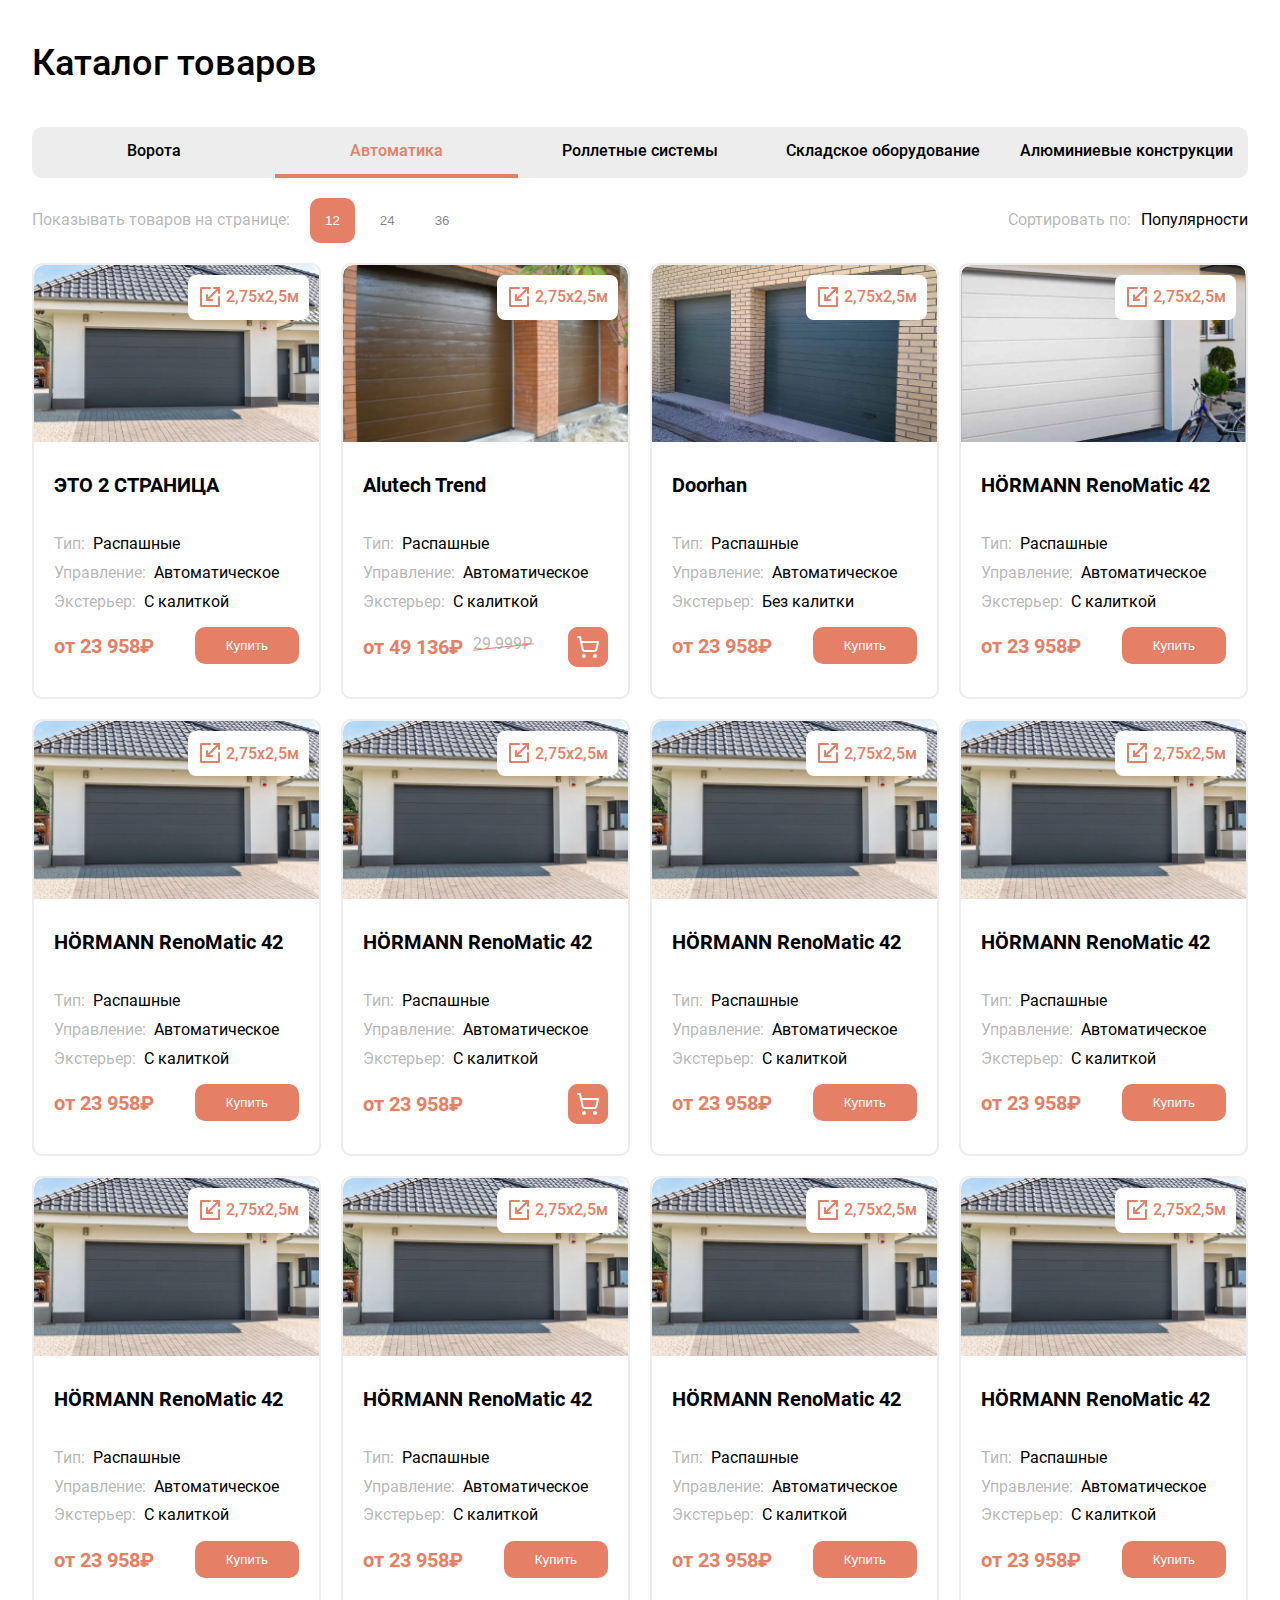
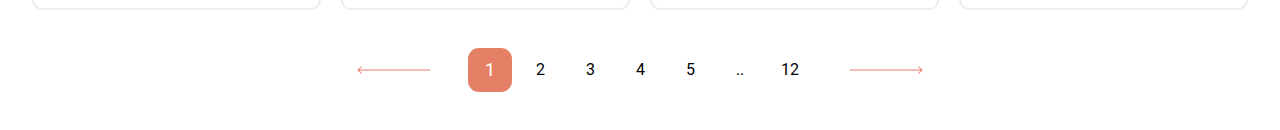
<file: catalog/automation.html>
<!DOCTYPE html>
<html lang="ru">

<head>
    <meta charset="UTF-8">
    <meta http-equiv="X-UA-Compatible" content="IE=edge">
    <meta name="viewport" content="width=device-width, initial-scale=1.0">
    <link rel="stylesheet" href="/src/css/style.css">
    <!-- <link rel="stylesheet" href="src/css/popup.css"> -->
    <title>Ворота</title>
</head>

<body>
    <div class="page">
        <main class="main">
            <section class="section">
                <div class="container">
                    <div class="catalog">
                        <h3 class="section__title catalog__title">Каталог товаров</h3>
                        <div class="catalog__header">
                            <div class="catalog__header-group-up">
                                <div class="catalog__header-item">
                                    <a href="gates.html">Ворота</a>
                                </div>
                                <div class="catalog__header-item active">
                                    <a href="#">Автоматика</a>
                                </div>
                                <div class="catalog__header-item">
                                    <a href="rollet_systems.html">Роллетные системы</a>
                                </div>
                            </div>
                            <div class="catalog__header-group-down">
                                <div class="catalog__header-item">
                                    <a href="storage_equipment.html">Складское
                                        оборудование</a>
                                </div>
                                <div class="catalog__header-item">
                                    <a href="aluminum_structures.html">Алюминиевые
                                        конструкции</a>
                                </div>
                            </div>

                        </div>
                        <div class="catalog__description">
                            <div class="catalog__description-show">
                                <p class="catalog__description-text opacity">Показывать товаров на странице:</p>
                                <div class="catalog__description-buttons">
                                    <button class="catalog__description-button active" id="show-12">12</button>
                                    <button class="catalog__description-button" id="show-24">24</button>
                                    <button class="catalog__description-button" id="show-36">36</button>
                                    <!-- <button class="debug"
                                        style="border: 1px dotted #000; cursor: pointer;">TEST</button> -->
                                </div>
                            </div>
                            <div class="catalog__description-sort">
                                <p class="catalog__description-text opacity">Сортировать по:</p>
                                <p class="catalog__description-text">Популярности</p>
                            </div>

                        </div>
                        <div class="catalog__body">
                            <div class="catalog__card"><a href="/product.html" class="catalog__card-link">
                                    <div class="catalog__card-header">
                                        <div class="catalog__card-image">
                                            <img src="/src/img/hormann_1.png" alt="Изображение товара">
                                        </div>
                                        <div class="catalog__card-description">
                                            <img src="/src/img/inc.svg" alt="increase">
                                            <span class="image-size">2,75х2,5­м</span>
                                        </div>
                                    </div>
                                    <div class="catalog__card-content">
                                        <h4 class="catalog__card-title">ЭТО 2 СТРАНИЦА</h4>
                                        <p class="catalog__card-info">
                                            <span class="info-name">Тип:</span><span class="info-value">Распашные</span>
                                        </p>
                                        <p class="catalog__card-info">
                                            <span class="info-name">Управление:</span><span
                                                class="info-value">Автоматическое</span>
                                        </p>
                                        <p class="catalog__card-info">
                                            <span class="info-name">Экстерьер:</span><span class="info-value">С
                                                калиткой</span>
                                        </p>
                                        <div class="catalog__card-footer">
                                            <div class="footer__prices">
                                                <span class="footer-price">от 23 958₽</span>
                                            </div>
                                            <button class="button">Купить</button>
                                        </div>
                                    </div>
                                </a></div>
                            <div class="catalog__card">
                                <a href="#" class="catalog__card-link">
                                    <div class="catalog__card-header">
                                        <div class="catalog__card-image">
                                            <img src="/src/img/alutech.png" alt="Изображение товара">
                                        </div>
                                        <div class="catalog__card-description">
                                            <img src="/src/img/inc.svg" alt="increase">
                                            <span class="image-size">2,75х2,5­м</span>
                                        </div>
                                    </div>
                                    <div class="catalog__card-content">
                                        <h4 class="catalog__card-title">Alutech Trend</h4>
                                        <p class="catalog__card-info">
                                            <span class="info-name">Тип:</span><span class="info-value">Распашные</span>
                                        </p>
                                        <p class="catalog__card-info">
                                            <span class="info-name">Управление:</span><span
                                                class="info-value">Автоматическое</span>
                                        </p>
                                        <p class="catalog__card-info">
                                            <span class="info-name">Экстерьер:</span><span class="info-value">С
                                                калиткой</span>
                                        </p>
                                        <div class="catalog__card-footer">
                                            <div class="footer__prices">
                                                <span class="footer-price">от 49 136₽</span>
                                                <span class="footer-discount">29 999₽
                                                    <img src="/src/img/line.svg" alt="">
                                                </span>
                                            </div>
                                            <button class="button button--card footer-image">
                                                <img src="/src/img/buy.svg" alt="Корзина">
                                            </button>

                                            <!-- <button class="button">Купить</button> -->
                                        </div>
                                    </div>
                                </a>
                            </div>
                            <div class="catalog__card"><a href="#" class="catalog__card-link">
                                    <div class="catalog__card-header">
                                        <div class="catalog__card-image">
                                            <img src="/src/img/doorhan.png" alt="Изображение товара">
                                        </div>
                                        <div class="catalog__card-description">
                                            <img src="/src/img/inc.svg" alt="increase">
                                            <span class="image-size">2,75х2,5­м</span>
                                        </div>
                                    </div>
                                    <div class="catalog__card-content">
                                        <h4 class="catalog__card-title">Doorhan</h4>
                                        <p class="catalog__card-info">
                                            <span class="info-name">Тип:</span><span class="info-value">Распашные</span>
                                        </p>
                                        <p class="catalog__card-info">
                                            <span class="info-name">Управление:</span><span
                                                class="info-value">Автоматическое</span>
                                        </p>
                                        <p class="catalog__card-info">
                                            <span class="info-name">Экстерьер:</span><span class="info-value">Без
                                                калитки</span>
                                        </p>
                                        <div class="catalog__card-footer">
                                            <span class="footer-price">от 23 958₽</span>
                                            <button class="button">Купить</button>
                                        </div>
                                    </div>
                                </a></div>
                            <div class="catalog__card"><a href="#" class="catalog__card-link">
                                    <div class="catalog__card-header">
                                        <div class="catalog__card-image">
                                            <img src="/src/img/hormann_2.png" alt="Изображение товара">
                                        </div>
                                        <div class="catalog__card-description">
                                            <img src="/src/img/inc.svg" alt="increase">
                                            <span class="image-size">2,75х2,5­м</span>
                                        </div>
                                    </div>
                                    <div class="catalog__card-content">
                                        <h4 class="catalog__card-title">HÖRMANN RenoMatic 42</h4>
                                        <p class="catalog__card-info">
                                            <span class="info-name">Тип:</span><span class="info-value">Распашные</span>
                                        </p>
                                        <p class="catalog__card-info">
                                            <span class="info-name">Управление:</span><span
                                                class="info-value">Автоматическое</span>
                                        </p>
                                        <p class="catalog__card-info">
                                            <span class="info-name">Экстерьер:</span><span class="info-value">С
                                                калиткой</span>
                                        </p>
                                        <div class="catalog__card-footer">
                                            <span class="footer-price">от 23 958₽</span>
                                            <button class="button">Купить</button>
                                        </div>
                                    </div>
                                </a></div>
                            <div class="catalog__card"><a href="#" class="catalog__card-link">
                                    <div class="catalog__card-header">
                                        <div class="catalog__card-image">
                                            <img src="/src/img/hormann_1.png" alt="Изображение товара">
                                        </div>
                                        <div class="catalog__card-description">
                                            <img src="/src/img/inc.svg" alt="increase">
                                            <span class="image-size">2,75х2,5­м</span>
                                        </div>
                                    </div>
                                    <div class="catalog__card-content">
                                        <h4 class="catalog__card-title">HÖRMANN RenoMatic 42</h4>
                                        <p class="catalog__card-info">
                                            <span class="info-name">Тип:</span><span class="info-value">Распашные</span>
                                        </p>
                                        <p class="catalog__card-info">
                                            <span class="info-name">Управление:</span><span
                                                class="info-value">Автоматическое</span>
                                        </p>
                                        <p class="catalog__card-info">
                                            <span class="info-name">Экстерьер:</span><span class="info-value">С
                                                калиткой</span>
                                        </p>
                                        <div class="catalog__card-footer">
                                            <span class="footer-price">от 23 958₽</span>
                                            <button class="button">Купить</button>
                                        </div>
                                    </div>
                                </a></div>
                            <div class="catalog__card"><a href="#" class="catalog__card-link">
                                    <div class="catalog__card-header">
                                        <div class="catalog__card-image">
                                            <img src="/src/img/hormann_1.png" alt="Изображение товара">
                                        </div>
                                        <div class="catalog__card-description">
                                            <img src="/src/img/inc.svg" alt="increase">
                                            <span class="image-size">2,75х2,5­м</span>
                                        </div>
                                    </div>
                                    <div class="catalog__card-content">
                                        <h4 class="catalog__card-title">HÖRMANN RenoMatic 42</h4>
                                        <p class="catalog__card-info">
                                            <span class="info-name">Тип:</span><span class="info-value">Распашные</span>
                                        </p>
                                        <p class="catalog__card-info">
                                            <span class="info-name">Управление:</span><span
                                                class="info-value">Автоматическое</span>
                                        </p>
                                        <p class="catalog__card-info">
                                            <span class="info-name">Экстерьер:</span><span class="info-value">С
                                                калиткой</span>
                                        </p>
                                        <div class="catalog__card-footer">
                                            <span class="footer-price">от 23 958₽</span>
                                            <button class="button button--card footer-image">
                                                <img src="/src/img/buy.svg" alt="Корзина">
                                            </button>
                                        </div>
                                    </div>
                                </a></div>
                            <div class="catalog__card"><a href="#" class="catalog__card-link">
                                    <div class="catalog__card-header">
                                        <div class="catalog__card-image">
                                            <img src="/src/img/hormann_1.png" alt="Изображение товара">
                                        </div>
                                        <div class="catalog__card-description">
                                            <img src="/src/img/inc.svg" alt="increase">
                                            <span class="image-size">2,75х2,5­м</span>
                                        </div>
                                    </div>
                                    <div class="catalog__card-content">
                                        <h4 class="catalog__card-title">HÖRMANN RenoMatic 42</h4>
                                        <p class="catalog__card-info">
                                            <span class="info-name">Тип:</span><span class="info-value">Распашные</span>
                                        </p>
                                        <p class="catalog__card-info">
                                            <span class="info-name">Управление:</span><span
                                                class="info-value">Автоматическое</span>
                                        </p>
                                        <p class="catalog__card-info">
                                            <span class="info-name">Экстерьер:</span><span class="info-value">С
                                                калиткой</span>
                                        </p>
                                        <div class="catalog__card-footer">
                                            <span class="footer-price">от 23 958₽</span>
                                            <button class="button">Купить</button>
                                        </div>
                                    </div>
                                </a></div>
                            <div class="catalog__card"><a href="#" class="catalog__card-link">
                                    <div class="catalog__card-header">
                                        <div class="catalog__card-image">
                                            <img src="/src/img/hormann_1.png" alt="Изображение товара">
                                        </div>
                                        <div class="catalog__card-description">
                                            <img src="/src/img/inc.svg" alt="increase">
                                            <span class="image-size">2,75х2,5­м</span>
                                        </div>
                                    </div>
                                    <div class="catalog__card-content">
                                        <h4 class="catalog__card-title">HÖRMANN RenoMatic 42</h4>
                                        <p class="catalog__card-info">
                                            <span class="info-name">Тип:</span><span class="info-value">Распашные</span>
                                        </p>
                                        <p class="catalog__card-info">
                                            <span class="info-name">Управление:</span><span
                                                class="info-value">Автоматическое</span>
                                        </p>
                                        <p class="catalog__card-info">
                                            <span class="info-name">Экстерьер:</span><span class="info-value">С
                                                калиткой</span>
                                        </p>
                                        <div class="catalog__card-footer">
                                            <span class="footer-price">от 23 958₽</span>
                                            <button class="button">Купить</button>
                                        </div>
                                    </div>
                                </a></div>
                            <div class="catalog__card"><a href="#" class="catalog__card-link">
                                    <div class="catalog__card-header">
                                        <div class="catalog__card-image">
                                            <img src="/src/img/hormann_1.png" alt="Изображение товара">
                                        </div>
                                        <div class="catalog__card-description">
                                            <img src="/src/img/inc.svg" alt="increase">
                                            <span class="image-size">2,75х2,5­м</span>
                                        </div>
                                    </div>
                                    <div class="catalog__card-content">
                                        <h4 class="catalog__card-title">HÖRMANN RenoMatic 42</h4>
                                        <p class="catalog__card-info">
                                            <span class="info-name">Тип:</span><span class="info-value">Распашные</span>
                                        </p>
                                        <p class="catalog__card-info">
                                            <span class="info-name">Управление:</span><span
                                                class="info-value">Автоматическое</span>
                                        </p>
                                        <p class="catalog__card-info">
                                            <span class="info-name">Экстерьер:</span><span class="info-value">С
                                                калиткой</span>
                                        </p>
                                        <div class="catalog__card-footer">
                                            <span class="footer-price">от 23 958₽</span>
                                            <button class="button">Купить</button>
                                        </div>
                                    </div>
                                </a></div>
                            <div class="catalog__card"><a href="#" class="catalog__card-link">
                                    <div class="catalog__card-header">
                                        <div class="catalog__card-image">
                                            <img src="/src/img/hormann_1.png" alt="Изображение товара">
                                        </div>
                                        <div class="catalog__card-description">
                                            <img src="/src/img/inc.svg" alt="increase">
                                            <span class="image-size">2,75х2,5­м</span>
                                        </div>
                                    </div>
                                    <div class="catalog__card-content">
                                        <h4 class="catalog__card-title">HÖRMANN RenoMatic 42</h4>
                                        <p class="catalog__card-info">
                                            <span class="info-name">Тип:</span><span class="info-value">Распашные</span>
                                        </p>
                                        <p class="catalog__card-info">
                                            <span class="info-name">Управление:</span><span
                                                class="info-value">Автоматическое</span>
                                        </p>
                                        <p class="catalog__card-info">
                                            <span class="info-name">Экстерьер:</span><span class="info-value">С
                                                калиткой</span>
                                        </p>
                                        <div class="catalog__card-footer">
                                            <span class="footer-price">от 23 958₽</span>
                                            <button class="button">Купить</button>
                                        </div>
                                    </div>
                                </a></div>
                            <div class="catalog__card"><a href="#" class="catalog__card-link">
                                    <div class="catalog__card-header">
                                        <div class="catalog__card-image">
                                            <img src="/src/img/hormann_1.png" alt="Изображение товара">
                                        </div>
                                        <div class="catalog__card-description">
                                            <img src="/src/img/inc.svg" alt="increase">
                                            <span class="image-size">2,75х2,5­м</span>
                                        </div>
                                    </div>
                                    <div class="catalog__card-content">
                                        <h4 class="catalog__card-title">HÖRMANN RenoMatic 42</h4>
                                        <p class="catalog__card-info">
                                            <span class="info-name">Тип:</span><span class="info-value">Распашные</span>
                                        </p>
                                        <p class="catalog__card-info">
                                            <span class="info-name">Управление:</span><span
                                                class="info-value">Автоматическое</span>
                                        </p>
                                        <p class="catalog__card-info">
                                            <span class="info-name">Экстерьер:</span><span class="info-value">С
                                                калиткой</span>
                                        </p>
                                        <div class="catalog__card-footer">
                                            <span class="footer-price">от 23 958₽</span>
                                            <button class="button">Купить</button>
                                        </div>
                                    </div>
                                </a></div>
                            <div class="catalog__card"><a href="#" class="catalog__card-link">
                                    <div class="catalog__card-header">
                                        <div class="catalog__card-image">
                                            <img src="/src/img/hormann_1.png" alt="Изображение товара">
                                        </div>
                                        <div class="catalog__card-description">
                                            <img src="/src/img/inc.svg" alt="increase">
                                            <span class="image-size">2,75х2,5­м</span>
                                        </div>
                                    </div>
                                    <div class="catalog__card-content">
                                        <h4 class="catalog__card-title">HÖRMANN RenoMatic 42</h4>
                                        <p class="catalog__card-info">
                                            <span class="info-name">Тип:</span><span class="info-value">Распашные</span>
                                        </p>
                                        <p class="catalog__card-info">
                                            <span class="info-name">Управление:</span><span
                                                class="info-value">Автоматическое</span>
                                        </p>
                                        <p class="catalog__card-info">
                                            <span class="info-name">Экстерьер:</span><span class="info-value">С
                                                калиткой</span>
                                        </p>
                                        <div class="catalog__card-footer">
                                            <span class="footer-price">от 23 958₽</span>
                                            <button class="button">Купить</button>
                                        </div>
                                    </div>
                                </a></div>
                            <div class="catalog__card"><a href="/product.html" class="catalog__card-link">
                                    <div class="catalog__card-header">
                                        <div class="catalog__card-image">
                                            <img src="/src/img/hormann_1.png" alt="Изображение товара">
                                        </div>
                                        <div class="catalog__card-description">
                                            <img src="/src/img/inc.svg" alt="increase">
                                            <span class="image-size">2,75х2,5­м</span>
                                        </div>
                                    </div>
                                    <div class="catalog__card-content">
                                        <h4 class="catalog__card-title">ПОЛУЧИЛОСЬ МАТЬ ТВОЮ</h4>
                                        <p class="catalog__card-info">
                                            <span class="info-name">Тип:</span><span class="info-value">Распашные</span>
                                        </p>
                                        <p class="catalog__card-info">
                                            <span class="info-name">Управление:</span><span
                                                class="info-value">Автоматическое</span>
                                        </p>
                                        <p class="catalog__card-info">
                                            <span class="info-name">Экстерьер:</span><span class="info-value">С
                                                калиткой</span>
                                        </p>
                                        <div class="catalog__card-footer">
                                            <span class="footer-price">от 23 958₽</span>
                                            <button class="button">Купить</button>
                                        </div>
                                    </div>
                                </a></div>
                            <div class="catalog__card">
                                <a href="#" class="catalog__card-link">
                                    <div class="catalog__card-header">
                                        <div class="catalog__card-image">
                                            <img src="/src/img/alutech.png" alt="Изображение товара">
                                        </div>
                                        <div class="catalog__card-description">
                                            <img src="/src/img/inc.svg" alt="increase">
                                            <span class="image-size">2,75х2,5­м</span>
                                        </div>
                                    </div>
                                    <div class="catalog__card-content">
                                        <h4 class="catalog__card-title">Alutech Trend</h4>
                                        <p class="catalog__card-info">
                                            <span class="info-name">Тип:</span><span class="info-value">Распашные</span>
                                        </p>
                                        <p class="catalog__card-info">
                                            <span class="info-name">Управление:</span><span
                                                class="info-value">Автоматическое</span>
                                        </p>
                                        <p class="catalog__card-info">
                                            <span class="info-name">Экстерьер:</span><span class="info-value">С
                                                калиткой</span>
                                        </p>
                                        <div class="catalog__card-footer">
                                            <span class="footer-price">от 49 136₽</span>
                                            <span class="footer-discount">29 999₽
                                                <img src="/src/img/line.svg" alt="">
                                            </span>
                                            <div class="footer-image">
                                                <img src="/src/img/buy.svg" alt="Корзина">
                                            </div>

                                            <!-- <button class="button">Купить</button> -->
                                        </div>
                                    </div>
                                </a>
                            </div>
                            <div class="catalog__card"><a href="#" class="catalog__card-link">
                                    <div class="catalog__card-header">
                                        <div class="catalog__card-image">
                                            <img src="/src/img/doorhan.png" alt="Изображение товара">
                                        </div>
                                        <div class="catalog__card-description">
                                            <img src="/src/img/inc.svg" alt="increase">
                                            <span class="image-size">2,75х2,5­м</span>
                                        </div>
                                    </div>
                                    <div class="catalog__card-content">
                                        <h4 class="catalog__card-title">Doorhan</h4>
                                        <p class="catalog__card-info">
                                            <span class="info-name">Тип:</span><span class="info-value">Распашные</span>
                                        </p>
                                        <p class="catalog__card-info">
                                            <span class="info-name">Управление:</span><span
                                                class="info-value">Автоматическое</span>
                                        </p>
                                        <p class="catalog__card-info">
                                            <span class="info-name">Экстерьер:</span><span class="info-value">Без
                                                калитки</span>
                                        </p>
                                        <div class="catalog__card-footer">
                                            <span class="footer-price">от 23 958₽</span>
                                            <button class="button">Купить</button>
                                        </div>
                                    </div>
                                </a></div>
                            <div class="catalog__card"><a href="#" class="catalog__card-link">
                                    <div class="catalog__card-header">
                                        <div class="catalog__card-image">
                                            <img src="/src/img/hormann_2.png" alt="Изображение товара">
                                        </div>
                                        <div class="catalog__card-description">
                                            <img src="/src/img/inc.svg" alt="increase">
                                            <span class="image-size">2,75х2,5­м</span>
                                        </div>
                                    </div>
                                    <div class="catalog__card-content">
                                        <h4 class="catalog__card-title">HÖRMANN RenoMatic 42</h4>
                                        <p class="catalog__card-info">
                                            <span class="info-name">Тип:</span><span class="info-value">Распашные</span>
                                        </p>
                                        <p class="catalog__card-info">
                                            <span class="info-name">Управление:</span><span
                                                class="info-value">Автоматическое</span>
                                        </p>
                                        <p class="catalog__card-info">
                                            <span class="info-name">Экстерьер:</span><span class="info-value">С
                                                калиткой</span>
                                        </p>
                                        <div class="catalog__card-footer">
                                            <span class="footer-price">от 23 958₽</span>
                                            <button class="button">Купить</button>
                                        </div>
                                    </div>
                                </a></div>
                            <div class="catalog__card"><a href="#" class="catalog__card-link">
                                    <div class="catalog__card-header">
                                        <div class="catalog__card-image">
                                            <img src="/src/img/hormann_1.png" alt="Изображение товара">
                                        </div>
                                        <div class="catalog__card-description">
                                            <img src="/src/img/inc.svg" alt="increase">
                                            <span class="image-size">2,75х2,5­м</span>
                                        </div>
                                    </div>
                                    <div class="catalog__card-content">
                                        <h4 class="catalog__card-title">HÖRMANN RenoMatic 42</h4>
                                        <p class="catalog__card-info">
                                            <span class="info-name">Тип:</span><span class="info-value">Распашные</span>
                                        </p>
                                        <p class="catalog__card-info">
                                            <span class="info-name">Управление:</span><span
                                                class="info-value">Автоматическое</span>
                                        </p>
                                        <p class="catalog__card-info">
                                            <span class="info-name">Экстерьер:</span><span class="info-value">С
                                                калиткой</span>
                                        </p>
                                        <div class="catalog__card-footer">
                                            <span class="footer-price">от 23 958₽</span>
                                            <button class="button">Купить</button>
                                        </div>
                                    </div>
                                </a></div>
                            <div class="catalog__card"><a href="#" class="catalog__card-link">
                                    <div class="catalog__card-header">
                                        <div class="catalog__card-image">
                                            <img src="/src/img/hormann_1.png" alt="Изображение товара">
                                        </div>
                                        <div class="catalog__card-description">
                                            <img src="/src/img/inc.svg" alt="increase">
                                            <span class="image-size">2,75х2,5­м</span>
                                        </div>
                                    </div>
                                    <div class="catalog__card-content">
                                        <h4 class="catalog__card-title">HÖRMANN RenoMatic 42</h4>
                                        <p class="catalog__card-info">
                                            <span class="info-name">Тип:</span><span class="info-value">Распашные</span>
                                        </p>
                                        <p class="catalog__card-info">
                                            <span class="info-name">Управление:</span><span
                                                class="info-value">Автоматическое</span>
                                        </p>
                                        <p class="catalog__card-info">
                                            <span class="info-name">Экстерьер:</span><span class="info-value">С
                                                калиткой</span>
                                        </p>
                                        <div class="catalog__card-footer">
                                            <span class="footer-price">от 23 958₽</span>
                                            <button class="button">Купить</button>
                                        </div>
                                    </div>
                                </a></div>
                            <div class="catalog__card"><a href="#" class="catalog__card-link">
                                    <div class="catalog__card-header">
                                        <div class="catalog__card-image">
                                            <img src="/src/img/hormann_1.png" alt="Изображение товара">
                                        </div>
                                        <div class="catalog__card-description">
                                            <img src="/src/img/inc.svg" alt="increase">
                                            <span class="image-size">2,75х2,5­м</span>
                                        </div>
                                    </div>
                                    <div class="catalog__card-content">
                                        <h4 class="catalog__card-title">HÖRMANN RenoMatic 42</h4>
                                        <p class="catalog__card-info">
                                            <span class="info-name">Тип:</span><span class="info-value">Распашные</span>
                                        </p>
                                        <p class="catalog__card-info">
                                            <span class="info-name">Управление:</span><span
                                                class="info-value">Автоматическое</span>
                                        </p>
                                        <p class="catalog__card-info">
                                            <span class="info-name">Экстерьер:</span><span class="info-value">С
                                                калиткой</span>
                                        </p>
                                        <div class="catalog__card-footer">
                                            <span class="footer-price">от 23 958₽</span>
                                            <button class="button">Купить</button>
                                        </div>
                                    </div>
                                </a></div>
                            <div class="catalog__card"><a href="#" class="catalog__card-link">
                                    <div class="catalog__card-header">
                                        <div class="catalog__card-image">
                                            <img src="/src/img/hormann_1.png" alt="Изображение товара">
                                        </div>
                                        <div class="catalog__card-description">
                                            <img src="/src/img/inc.svg" alt="increase">
                                            <span class="image-size">2,75х2,5­м</span>
                                        </div>
                                    </div>
                                    <div class="catalog__card-content">
                                        <h4 class="catalog__card-title">HÖRMANN RenoMatic 42</h4>
                                        <p class="catalog__card-info">
                                            <span class="info-name">Тип:</span><span class="info-value">Распашные</span>
                                        </p>
                                        <p class="catalog__card-info">
                                            <span class="info-name">Управление:</span><span
                                                class="info-value">Автоматическое</span>
                                        </p>
                                        <p class="catalog__card-info">
                                            <span class="info-name">Экстерьер:</span><span class="info-value">С
                                                калиткой</span>
                                        </p>
                                        <div class="catalog__card-footer">
                                            <span class="footer-price">от 23 958₽</span>
                                            <button class="button">Купить</button>
                                        </div>
                                    </div>
                                </a></div>
                            <div class="catalog__card"><a href="#" class="catalog__card-link">
                                    <div class="catalog__card-header">
                                        <div class="catalog__card-image">
                                            <img src="/src/img/hormann_1.png" alt="Изображение товара">
                                        </div>
                                        <div class="catalog__card-description">
                                            <img src="/src/img/inc.svg" alt="increase">
                                            <span class="image-size">2,75х2,5­м</span>
                                        </div>
                                    </div>
                                    <div class="catalog__card-content">
                                        <h4 class="catalog__card-title">HÖRMANN RenoMatic 42</h4>
                                        <p class="catalog__card-info">
                                            <span class="info-name">Тип:</span><span class="info-value">Распашные</span>
                                        </p>
                                        <p class="catalog__card-info">
                                            <span class="info-name">Управление:</span><span
                                                class="info-value">Автоматическое</span>
                                        </p>
                                        <p class="catalog__card-info">
                                            <span class="info-name">Экстерьер:</span><span class="info-value">С
                                                калиткой</span>
                                        </p>
                                        <div class="catalog__card-footer">
                                            <span class="footer-price">от 23 958₽</span>
                                            <button class="button">Купить</button>
                                        </div>
                                    </div>
                                </a></div>
                            <div class="catalog__card"><a href="#" class="catalog__card-link">
                                    <div class="catalog__card-header">
                                        <div class="catalog__card-image">
                                            <img src="/src/img/hormann_1.png" alt="Изображение товара">
                                        </div>
                                        <div class="catalog__card-description">
                                            <img src="/src/img/inc.svg" alt="increase">
                                            <span class="image-size">2,75х2,5­м</span>
                                        </div>
                                    </div>
                                    <div class="catalog__card-content">
                                        <h4 class="catalog__card-title">HÖRMANN RenoMatic 42</h4>
                                        <p class="catalog__card-info">
                                            <span class="info-name">Тип:</span><span class="info-value">Распашные</span>
                                        </p>
                                        <p class="catalog__card-info">
                                            <span class="info-name">Управление:</span><span
                                                class="info-value">Автоматическое</span>
                                        </p>
                                        <p class="catalog__card-info">
                                            <span class="info-name">Экстерьер:</span><span class="info-value">С
                                                калиткой</span>
                                        </p>
                                        <div class="catalog__card-footer">
                                            <span class="footer-price">от 23 958₽</span>
                                            <button class="button">Купить</button>
                                        </div>
                                    </div>
                                </a></div>
                            <div class="catalog__card"><a href="#" class="catalog__card-link">
                                    <div class="catalog__card-header">
                                        <div class="catalog__card-image">
                                            <img src="/src/img/hormann_1.png" alt="Изображение товара">
                                        </div>
                                        <div class="catalog__card-description">
                                            <img src="/src/img/inc.svg" alt="increase">
                                            <span class="image-size">2,75х2,5­м</span>
                                        </div>
                                    </div>
                                    <div class="catalog__card-content">
                                        <h4 class="catalog__card-title">HÖRMANN RenoMatic 42</h4>
                                        <p class="catalog__card-info">
                                            <span class="info-name">Тип:</span><span class="info-value">Распашные</span>
                                        </p>
                                        <p class="catalog__card-info">
                                            <span class="info-name">Управление:</span><span
                                                class="info-value">Автоматическое</span>
                                        </p>
                                        <p class="catalog__card-info">
                                            <span class="info-name">Экстерьер:</span><span class="info-value">С
                                                калиткой</span>
                                        </p>
                                        <div class="catalog__card-footer">
                                            <span class="footer-price">от 23 958₽</span>
                                            <button class="button">Купить</button>
                                        </div>
                                    </div>
                                </a></div>
                            <div class="catalog__card"><a href="#" class="catalog__card-link">
                                    <div class="catalog__card-header">
                                        <div class="catalog__card-image">
                                            <img src="/src/img/hormann_1.png" alt="Изображение товара">
                                        </div>
                                        <div class="catalog__card-description">
                                            <img src="/src/img/inc.svg" alt="increase">
                                            <span class="image-size">2,75х2,5­м</span>
                                        </div>
                                    </div>
                                    <div class="catalog__card-content">
                                        <h4 class="catalog__card-title">HÖRMANN RenoMatic 42</h4>
                                        <p class="catalog__card-info">
                                            <span class="info-name">Тип:</span><span class="info-value">Распашные</span>
                                        </p>
                                        <p class="catalog__card-info">
                                            <span class="info-name">Управление:</span><span
                                                class="info-value">Автоматическое</span>
                                        </p>
                                        <p class="catalog__card-info">
                                            <span class="info-name">Экстерьер:</span><span class="info-value">С
                                                калиткой</span>
                                        </p>
                                        <div class="catalog__card-footer">
                                            <span class="footer-price">от 23 958₽</span>
                                            <button class="button">Купить</button>
                                        </div>
                                    </div>
                                </a></div>

                            <div class="catalog__card"><a href="product.html" class="catalog__card-link">
                                    <div class="catalog__card-header">
                                        <div class="catalog__card-image">
                                            <img src="/src/img/hormann_1.png" alt="Изображение товара">
                                        </div>
                                        <div class="catalog__card-description">
                                            <img src="/src/img/inc.svg" alt="increase">
                                            <span class="image-size">2,75х2,5­м</span>
                                        </div>
                                    </div>
                                    <div class="catalog__card-content">
                                        <h4 class="catalog__card-title">HÖRMANN RenoMatic 42</h4>
                                        <p class="catalog__card-info">
                                            <span class="info-name">Тип:</span><span class="info-value">Распашные</span>
                                        </p>
                                        <p class="catalog__card-info">
                                            <span class="info-name">Управление:</span><span
                                                class="info-value">Автоматическое</span>
                                        </p>
                                        <p class="catalog__card-info">
                                            <span class="info-name">Экстерьер:</span><span class="info-value">С
                                                калиткой</span>
                                        </p>
                                        <div class="catalog__card-footer">
                                            <span class="footer-price">от 23 958₽</span>
                                            <button class="button">Купить</button>
                                        </div>
                                    </div>
                                </a></div>

                            <div class="catalog__card">
                                <a href="#" class="catalog__card-link">
                                    <div class="catalog__card-header">
                                        <div class="catalog__card-image">
                                            <img src="/src/img/alutech.png" alt="Изображение товара">
                                        </div>
                                        <div class="catalog__card-description">
                                            <img src="/src/img/inc.svg" alt="increase">
                                            <span class="image-size">2,75х2,5­м</span>
                                        </div>
                                    </div>
                                    <div class="catalog__card-content">
                                        <h4 class="catalog__card-title">Alutech Trend</h4>
                                        <p class="catalog__card-info">
                                            <span class="info-name">Тип:</span><span class="info-value">Распашные</span>
                                        </p>
                                        <p class="catalog__card-info">
                                            <span class="info-name">Управление:</span><span
                                                class="info-value">Автоматическое</span>
                                        </p>
                                        <p class="catalog__card-info">
                                            <span class="info-name">Экстерьер:</span><span class="info-value">С
                                                калиткой</span>
                                        </p>
                                        <div class="catalog__card-footer">
                                            <span class="footer-price">от 49 136₽</span>
                                            <span class="footer-discount">29 999₽
                                                <img src="/src/img/line.svg" alt="">
                                            </span>
                                            <div class="footer-image">
                                                <img src="/src/img/buy.svg" alt="Корзина">
                                            </div>

                                            <!-- <button class="button">Купить</button> -->
                                        </div>
                                    </div>
                                </a>
                            </div>

                            <div class="catalog__card"><a href="#" class="catalog__card-link">
                                    <div class="catalog__card-header">
                                        <div class="catalog__card-image">
                                            <img src="/src/img/doorhan.png" alt="Изображение товара">
                                        </div>
                                        <div class="catalog__card-description">
                                            <img src="/src/img/inc.svg" alt="increase">
                                            <span class="image-size">2,75х2,5­м</span>
                                        </div>
                                    </div>
                                    <div class="catalog__card-content">
                                        <h4 class="catalog__card-title">Doorhan</h4>
                                        <p class="catalog__card-info">
                                            <span class="info-name">Тип:</span><span class="info-value">Распашные</span>
                                        </p>
                                        <p class="catalog__card-info">
                                            <span class="info-name">Управление:</span><span
                                                class="info-value">Автоматическое</span>
                                        </p>
                                        <p class="catalog__card-info">
                                            <span class="info-name">Экстерьер:</span><span class="info-value">Без
                                                калитки</span>
                                        </p>
                                        <div class="catalog__card-footer">
                                            <span class="footer-price">от 23 958₽</span>
                                            <button class="button">Купить</button>
                                        </div>
                                    </div>
                                </a></div>

                            <div class="catalog__card"><a href="#" class="catalog__card-link">
                                    <div class="catalog__card-header">
                                        <div class="catalog__card-image">
                                            <img src="/src/img/hormann_2.png" alt="Изображение товара">
                                        </div>
                                        <div class="catalog__card-description">
                                            <img src="/src/img/inc.svg" alt="increase">
                                            <span class="image-size">2,75х2,5­м</span>
                                        </div>
                                    </div>
                                    <div class="catalog__card-content">
                                        <h4 class="catalog__card-title">HÖRMANN RenoMatic 42</h4>
                                        <p class="catalog__card-info">
                                            <span class="info-name">Тип:</span><span class="info-value">Распашные</span>
                                        </p>
                                        <p class="catalog__card-info">
                                            <span class="info-name">Управление:</span><span
                                                class="info-value">Автоматическое</span>
                                        </p>
                                        <p class="catalog__card-info">
                                            <span class="info-name">Экстерьер:</span><span class="info-value">С
                                                калиткой</span>
                                        </p>
                                        <div class="catalog__card-footer">
                                            <span class="footer-price">от 23 958₽</span>
                                            <button class="button">Купить</button>
                                        </div>
                                    </div>
                                </a></div>

                            <div class="catalog__card"><a href="#" class="catalog__card-link">
                                    <div class="catalog__card-header">
                                        <div class="catalog__card-image">
                                            <img src="/src/img/hormann_1.png" alt="Изображение товара">
                                        </div>
                                        <div class="catalog__card-description">
                                            <img src="/src/img/inc.svg" alt="increase">
                                            <span class="image-size">2,75х2,5­м</span>
                                        </div>
                                    </div>
                                    <div class="catalog__card-content">
                                        <h4 class="catalog__card-title">HÖRMANN RenoMatic 42</h4>
                                        <p class="catalog__card-info">
                                            <span class="info-name">Тип:</span><span class="info-value">Распашные</span>
                                        </p>
                                        <p class="catalog__card-info">
                                            <span class="info-name">Управление:</span><span
                                                class="info-value">Автоматическое</span>
                                        </p>
                                        <p class="catalog__card-info">
                                            <span class="info-name">Экстерьер:</span><span class="info-value">С
                                                калиткой</span>
                                        </p>
                                        <div class="catalog__card-footer">
                                            <span class="footer-price">от 23 958₽</span>
                                            <button class="button">Купить</button>
                                        </div>
                                    </div>
                                </a></div>

                            <div class="catalog__card"><a href="#" class="catalog__card-link">
                                    <div class="catalog__card-header">
                                        <div class="catalog__card-image">
                                            <img src="/src/img/hormann_1.png" alt="Изображение товара">
                                        </div>
                                        <div class="catalog__card-description">
                                            <img src="/src/img/inc.svg" alt="increase">
                                            <span class="image-size">2,75х2,5­м</span>
                                        </div>
                                    </div>
                                    <div class="catalog__card-content">
                                        <h4 class="catalog__card-title">HÖRMANN RenoMatic 42</h4>
                                        <p class="catalog__card-info">
                                            <span class="info-name">Тип:</span><span class="info-value">Распашные</span>
                                        </p>
                                        <p class="catalog__card-info">
                                            <span class="info-name">Управление:</span><span
                                                class="info-value">Автоматическое</span>
                                        </p>
                                        <p class="catalog__card-info">
                                            <span class="info-name">Экстерьер:</span><span class="info-value">С
                                                калиткой</span>
                                        </p>
                                        <div class="catalog__card-footer">
                                            <span class="footer-price">от 23 958₽</span>
                                            <button class="button">Купить</button>
                                        </div>
                                    </div>
                                </a></div>

                            <div class="catalog__card"><a href="#" class="catalog__card-link">
                                    <div class="catalog__card-header">
                                        <div class="catalog__card-image">
                                            <img src="/src/img/hormann_1.png" alt="Изображение товара">
                                        </div>
                                        <div class="catalog__card-description">
                                            <img src="/src/img/inc.svg" alt="increase">
                                            <span class="image-size">2,75х2,5­м</span>
                                        </div>
                                    </div>
                                    <div class="catalog__card-content">
                                        <h4 class="catalog__card-title">HÖRMANN RenoMatic 42</h4>
                                        <p class="catalog__card-info">
                                            <span class="info-name">Тип:</span><span class="info-value">Распашные</span>
                                        </p>
                                        <p class="catalog__card-info">
                                            <span class="info-name">Управление:</span><span
                                                class="info-value">Автоматическое</span>
                                        </p>
                                        <p class="catalog__card-info">
                                            <span class="info-name">Экстерьер:</span><span class="info-value">С
                                                калиткой</span>
                                        </p>
                                        <div class="catalog__card-footer">
                                            <span class="footer-price">от 23 958₽</span>
                                            <button class="button">Купить</button>
                                        </div>
                                    </div>
                                </a></div>

                            <div class="catalog__card"><a href="#" class="catalog__card-link">
                                    <div class="catalog__card-header">
                                        <div class="catalog__card-image">
                                            <img src="/src/img/hormann_1.png" alt="Изображение товара">
                                        </div>
                                        <div class="catalog__card-description">
                                            <img src="/src/img/inc.svg" alt="increase">
                                            <span class="image-size">2,75х2,5­м</span>
                                        </div>
                                    </div>
                                    <div class="catalog__card-content">
                                        <h4 class="catalog__card-title">HÖRMANN RenoMatic 42</h4>
                                        <p class="catalog__card-info">
                                            <span class="info-name">Тип:</span><span class="info-value">Распашные</span>
                                        </p>
                                        <p class="catalog__card-info">
                                            <span class="info-name">Управление:</span><span
                                                class="info-value">Автоматическое</span>
                                        </p>
                                        <p class="catalog__card-info">
                                            <span class="info-name">Экстерьер:</span><span class="info-value">С
                                                калиткой</span>
                                        </p>
                                        <div class="catalog__card-footer">
                                            <span class="footer-price">от 23 958₽</span>
                                            <button class="button">Купить</button>
                                        </div>
                                    </div>
                                </a></div>

                            <div class="catalog__card"><a href="#" class="catalog__card-link">
                                    <div class="catalog__card-header">
                                        <div class="catalog__card-image">
                                            <img src="/src/img/hormann_1.png" alt="Изображение товара">
                                        </div>
                                        <div class="catalog__card-description">
                                            <img src="/src/img/inc.svg" alt="increase">
                                            <span class="image-size">2,75х2,5­м</span>
                                        </div>
                                    </div>
                                    <div class="catalog__card-content">
                                        <h4 class="catalog__card-title">HÖRMANN RenoMatic 42</h4>
                                        <p class="catalog__card-info">
                                            <span class="info-name">Тип:</span><span class="info-value">Распашные</span>
                                        </p>
                                        <p class="catalog__card-info">
                                            <span class="info-name">Управление:</span><span
                                                class="info-value">Автоматическое</span>
                                        </p>
                                        <p class="catalog__card-info">
                                            <span class="info-name">Экстерьер:</span><span class="info-value">С
                                                калиткой</span>
                                        </p>
                                        <div class="catalog__card-footer">
                                            <span class="footer-price">от 23 958₽</span>
                                            <button class="button">Купить</button>
                                        </div>
                                    </div>
                                </a></div>

                            <div class="catalog__card"><a href="#" class="catalog__card-link">
                                    <div class="catalog__card-header">
                                        <div class="catalog__card-image">
                                            <img src="/src/img/hormann_1.png" alt="Изображение товара">
                                        </div>
                                        <div class="catalog__card-description">
                                            <img src="/src/img/inc.svg" alt="increase">
                                            <span class="image-size">2,75х2,5­м</span>
                                        </div>
                                    </div>
                                    <div class="catalog__card-content">
                                        <h4 class="catalog__card-title">HÖRMANN RenoMatic 42</h4>
                                        <p class="catalog__card-info">
                                            <span class="info-name">Тип:</span><span class="info-value">Распашные</span>
                                        </p>
                                        <p class="catalog__card-info">
                                            <span class="info-name">Управление:</span><span
                                                class="info-value">Автоматическое</span>
                                        </p>
                                        <p class="catalog__card-info">
                                            <span class="info-name">Экстерьер:</span><span class="info-value">С
                                                калиткой</span>
                                        </p>
                                        <div class="catalog__card-footer">
                                            <span class="footer-price">от 23 958₽</span>
                                            <button class="button">Купить</button>
                                        </div>
                                    </div>
                                </a></div>

                            <div class="catalog__card"><a href="#" class="catalog__card-link">
                                    <div class="catalog__card-header">
                                        <div class="catalog__card-image">
                                            <img src="/src/img/hormann_1.png" alt="Изображение товара">
                                        </div>
                                        <div class="catalog__card-description">
                                            <img src="/src/img/inc.svg" alt="increase">
                                            <span class="image-size">2,75х2,5­м</span>
                                        </div>
                                    </div>
                                    <div class="catalog__card-content">
                                        <h4 class="catalog__card-title">HÖRMANN RenoMatic 42</h4>
                                        <p class="catalog__card-info">
                                            <span class="info-name">Тип:</span><span class="info-value">Распашные</span>
                                        </p>
                                        <p class="catalog__card-info">
                                            <span class="info-name">Управление:</span><span
                                                class="info-value">Автоматическое</span>
                                        </p>
                                        <p class="catalog__card-info">
                                            <span class="info-name">Экстерьер:</span><span class="info-value">С
                                                калиткой</span>
                                        </p>
                                        <div class="catalog__card-footer">
                                            <span class="footer-price">от 23 958₽</span>
                                            <button class="button">Купить</button>
                                        </div>
                                    </div>
                                </a></div>

                            <div class="catalog__card"><a href="#" class="catalog__card-link">
                                    <div class="catalog__card-header">
                                        <div class="catalog__card-image">
                                            <img src="/src/img/hormann_1.png" alt="Изображение товара">
                                        </div>
                                        <div class="catalog__card-description">
                                            <img src="/src/img/inc.svg" alt="increase">
                                            <span class="image-size">2,75х2,5­м</span>
                                        </div>
                                    </div>
                                    <div class="catalog__card-content">
                                        <h4 class="catalog__card-title">HÖRMANN RenoMatic 42</h4>
                                        <p class="catalog__card-info">
                                            <span class="info-name">Тип:</span><span class="info-value">Распашные</span>
                                        </p>
                                        <p class="catalog__card-info">
                                            <span class="info-name">Управление:</span><span
                                                class="info-value">Автоматическое</span>
                                        </p>
                                        <p class="catalog__card-info">
                                            <span class="info-name">Экстерьер:</span><span class="info-value">С
                                                калиткой</span>
                                        </p>
                                        <div class="catalog__card-footer">
                                            <span class="footer-price">от 23 958₽</span>
                                            <button class="button">Купить</button>
                                        </div>
                                    </div>
                                </a></div>

                        </div>
                        <div class="catalog__footer">
                            <div class="catalog__footer-image">
                                <img src="/src/img/aleft.svg" alt="">
                            </div>
                            <div class="catalog__number-pages">
                                <a class="catalog__number-count active" href="#">1</a>
                                <a class="catalog__number-count" href="#">2</a>
                                <a class="catalog__number-count" href="#">3</a>
                                <a class="catalog__number-count" href="#">4</a>
                                <a class="catalog__number-count" href="#">5</a>
                                <a class="catalog__number-count" href="#">..</a>
                                <a class="catalog__number-count" href="#">12</a>
                            </div>
                            <div class="catalog__footer-image">
                                <img src="/src/img/aright.svg" alt="">
                            </div>
                        </div>


                    </div>
                </div>
            </section>
        </main>
    </div>
    <script src="https://code.jquery.com/jquery-3.6.1.js"
        integrity="sha256-3zlB5s2uwoUzrXK3BT7AX3FyvojsraNFxCc2vC/7pNI=" crossorigin="anonymous"></script>
    <script src="/js/index.js"></script>
    <script src="/js/show.js"></script>

</body>

</html>
</file>
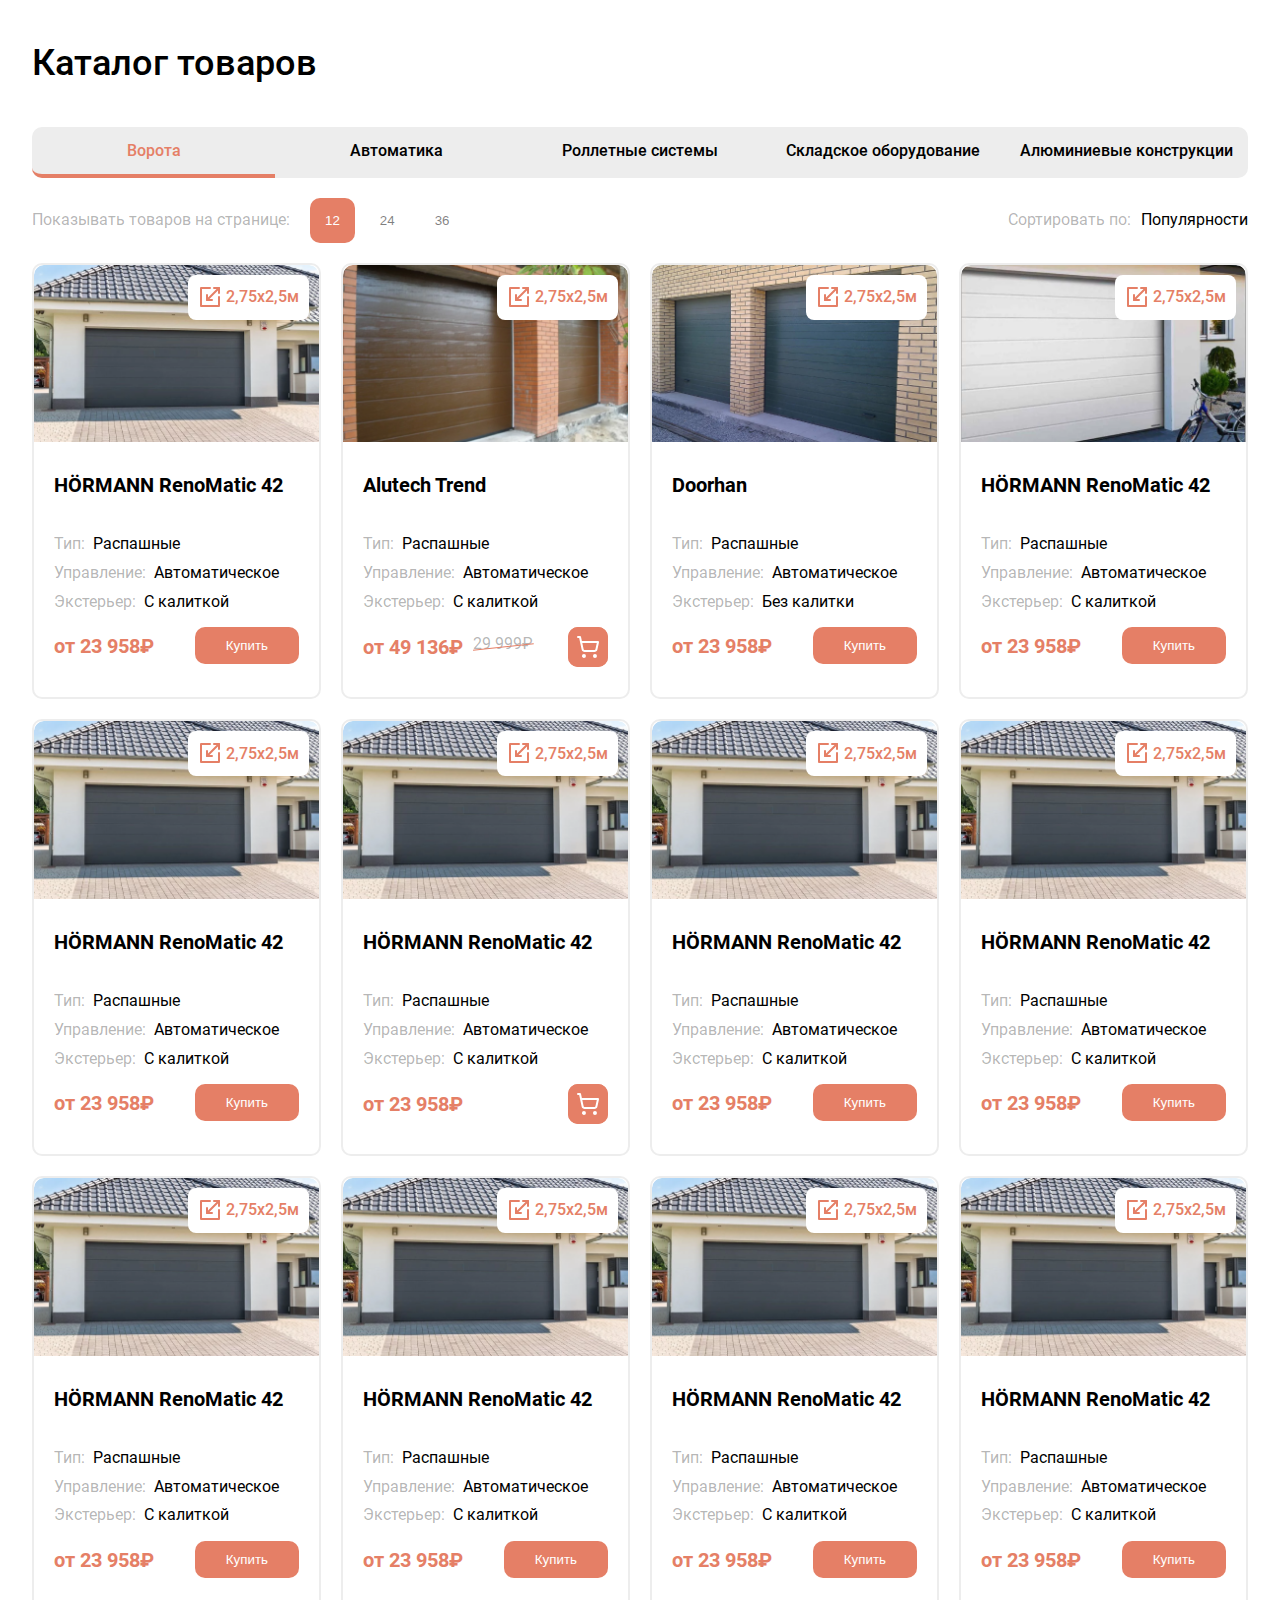
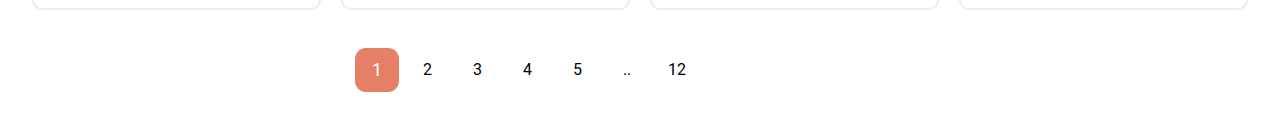
<file: catalog/gates.html>
<!DOCTYPE html>
<html lang="ru">

<head>
    <meta charset="UTF-8">
    <meta http-equiv="X-UA-Compatible" content="IE=edge">
    <meta name="viewport" content="width=device-width, initial-scale=1.0">
    <link rel="stylesheet" href="/src/css/style.css">
    <!-- <link rel="stylesheet" href="src/css/popup.css"> -->
    <title>Ворота</title>
</head>

<body>
    <div class="page">
        <main class="main">
            <section class="section">
                <div class="container">
                    <div class="catalog">
                        <h3 class="section__title catalog__title">Каталог товаров</h3>
                        <div class="catalog__header">
                            <div class="catalog__header-group-up">
                                <div class="catalog__header-item active">
                                    <a href="#">Ворота</a>
                                </div>
                                <div class="catalog__header-item">
                                    <a href="automation.html">Автоматика</a>
                                </div>
                                <div class="catalog__header-item">
                                    <a href="rollet_systems.html">Роллетные системы</a>
                                </div>
                            </div>
                            <div class="catalog__header-group-down">
                                <div class="catalog__header-item">
                                    <a href="storage_equipment.html">Складское
                                        оборудование</a>
                                </div>
                                <div class="catalog__header-item">
                                    <a href="aluminum_structures.html">Алюминиевые
                                        конструкции</a>
                                </div>
                            </div>

                        </div>
                        <div class="catalog__description">
                            <div class="catalog__description-show">
                                <p class="catalog__description-text opacity">Показывать товаров на странице:</p>
                                <div class="catalog__description-buttons">
                                    <button class="catalog__description-button active" id="show-12">12</button>
                                    <button class="catalog__description-button" id="show-24">24</button>
                                    <button class="catalog__description-button" id="show-36">36</button>
                                </div>
                            </div>
                            <div class="catalog__description-sort">
                                <p class="catalog__description-text opacity">Сортировать по:</p>
                                <p class="catalog__description-text">Популярности</p>
                            </div>

                        </div>
                        <div class="catalog__body">

                            <div class="catalog__card"><a href="product.html" class="catalog__card-link">
                                    <div class="catalog__card-header">
                                        <div class="catalog__card-image">
                                            <img src="/src/img/hormann_1.png" alt="Изображение товара">
                                        </div>
                                        <div class="catalog__card-description">
                                            <img src="/src/img/inc.svg" alt="increase">
                                            <span class="image-size">2,75х2,5­м</span>
                                        </div>
                                    </div>
                                    <div class="catalog__card-content">
                                        <h4 class="catalog__card-title">HÖRMANN RenoMatic 42</h4>
                                        <p class="catalog__card-info">
                                            <span class="info-name">Тип:</span><span class="info-value">Распашные</span>
                                        </p>
                                        <p class="catalog__card-info">
                                            <span class="info-name">Управление:</span><span
                                                class="info-value">Автоматическое</span>
                                        </p>
                                        <p class="catalog__card-info">
                                            <span class="info-name">Экстерьер:</span><span class="info-value">С
                                                калиткой</span>
                                        </p>
                                        <div class="catalog__card-footer">
                                            <div class="footer__prices">
                                                <span class="footer-price">от 23 958₽</span>
                                            </div>
                                            <button class="button">Купить</button>
                                        </div>
                                    </div>
                                </a></div>
                            <div class="catalog__card">
                                <a href="#" class="catalog__card-link">
                                    <div class="catalog__card-header">
                                        <div class="catalog__card-image">
                                            <img src="/src/img/alutech.png" alt="Изображение товара">
                                        </div>
                                        <div class="catalog__card-description">
                                            <img src="/src/img/inc.svg" alt="increase">
                                            <span class="image-size">2,75х2,5­м</span>
                                        </div>
                                    </div>
                                    <div class="catalog__card-content">
                                        <h4 class="catalog__card-title">Alutech Trend</h4>
                                        <p class="catalog__card-info">
                                            <span class="info-name">Тип:</span><span class="info-value">Распашные</span>
                                        </p>
                                        <p class="catalog__card-info">
                                            <span class="info-name">Управление:</span><span
                                                class="info-value">Автоматическое</span>
                                        </p>
                                        <p class="catalog__card-info">
                                            <span class="info-name">Экстерьер:</span><span class="info-value">С
                                                калиткой</span>
                                        </p>
                                        <div class="catalog__card-footer">
                                            <div class="footer__prices">
                                                <span class="footer-price">от 49 136₽</span>
                                                <span class="footer-discount">29 999₽
                                                    <img src="/src/img/line.svg" alt="">
                                                </span>
                                            </div>
                                            <button class="button button--card footer-image">
                                                <img src="/src/img/buy.svg" alt="Корзина">
                                            </button>

                                            <!-- <button class="button">Купить</button> -->
                                        </div>
                                    </div>
                                </a>
                            </div>
                            <div class="catalog__card"><a href="#" class="catalog__card-link">
                                    <div class="catalog__card-header">
                                        <div class="catalog__card-image">
                                            <img src="/src/img/doorhan.png" alt="Изображение товара">
                                        </div>
                                        <div class="catalog__card-description">
                                            <img src="/src/img/inc.svg" alt="increase">
                                            <span class="image-size">2,75х2,5­м</span>
                                        </div>
                                    </div>
                                    <div class="catalog__card-content">
                                        <h4 class="catalog__card-title">Doorhan</h4>
                                        <p class="catalog__card-info">
                                            <span class="info-name">Тип:</span><span class="info-value">Распашные</span>
                                        </p>
                                        <p class="catalog__card-info">
                                            <span class="info-name">Управление:</span><span
                                                class="info-value">Автоматическое</span>
                                        </p>
                                        <p class="catalog__card-info">
                                            <span class="info-name">Экстерьер:</span><span class="info-value">Без
                                                калитки</span>
                                        </p>
                                        <div class="catalog__card-footer">
                                            <span class="footer-price">от 23 958₽</span>
                                            <button class="button">Купить</button>
                                        </div>
                                    </div>
                                </a></div>
                            <div class="catalog__card"><a href="#" class="catalog__card-link">
                                    <div class="catalog__card-header">
                                        <div class="catalog__card-image">
                                            <img src="/src/img/hormann_2.png" alt="Изображение товара">
                                        </div>
                                        <div class="catalog__card-description">
                                            <img src="/src/img/inc.svg" alt="increase">
                                            <span class="image-size">2,75х2,5­м</span>
                                        </div>
                                    </div>
                                    <div class="catalog__card-content">
                                        <h4 class="catalog__card-title">HÖRMANN RenoMatic 42</h4>
                                        <p class="catalog__card-info">
                                            <span class="info-name">Тип:</span><span class="info-value">Распашные</span>
                                        </p>
                                        <p class="catalog__card-info">
                                            <span class="info-name">Управление:</span><span
                                                class="info-value">Автоматическое</span>
                                        </p>
                                        <p class="catalog__card-info">
                                            <span class="info-name">Экстерьер:</span><span class="info-value">С
                                                калиткой</span>
                                        </p>
                                        <div class="catalog__card-footer">
                                            <span class="footer-price">от 23 958₽</span>
                                            <button class="button">Купить</button>
                                        </div>
                                    </div>
                                </a></div>
                            <div class="catalog__card"><a href="#" class="catalog__card-link">
                                    <div class="catalog__card-header">
                                        <div class="catalog__card-image">
                                            <img src="/src/img/hormann_1.png" alt="Изображение товара">
                                        </div>
                                        <div class="catalog__card-description">
                                            <img src="/src/img/inc.svg" alt="increase">
                                            <span class="image-size">2,75х2,5­м</span>
                                        </div>
                                    </div>
                                    <div class="catalog__card-content">
                                        <h4 class="catalog__card-title">HÖRMANN RenoMatic 42</h4>
                                        <p class="catalog__card-info">
                                            <span class="info-name">Тип:</span><span class="info-value">Распашные</span>
                                        </p>
                                        <p class="catalog__card-info">
                                            <span class="info-name">Управление:</span><span
                                                class="info-value">Автоматическое</span>
                                        </p>
                                        <p class="catalog__card-info">
                                            <span class="info-name">Экстерьер:</span><span class="info-value">С
                                                калиткой</span>
                                        </p>
                                        <div class="catalog__card-footer">
                                            <span class="footer-price">от 23 958₽</span>
                                            <button class="button">Купить</button>
                                        </div>
                                    </div>
                                </a></div>
                            <div class="catalog__card"><a href="#" class="catalog__card-link">
                                    <div class="catalog__card-header">
                                        <div class="catalog__card-image">
                                            <img src="/src/img/hormann_1.png" alt="Изображение товара">
                                        </div>
                                        <div class="catalog__card-description">
                                            <img src="/src/img/inc.svg" alt="increase">
                                            <span class="image-size">2,75х2,5­м</span>
                                        </div>
                                    </div>
                                    <div class="catalog__card-content">
                                        <h4 class="catalog__card-title">HÖRMANN RenoMatic 42</h4>
                                        <p class="catalog__card-info">
                                            <span class="info-name">Тип:</span><span class="info-value">Распашные</span>
                                        </p>
                                        <p class="catalog__card-info">
                                            <span class="info-name">Управление:</span><span
                                                class="info-value">Автоматическое</span>
                                        </p>
                                        <p class="catalog__card-info">
                                            <span class="info-name">Экстерьер:</span><span class="info-value">С
                                                калиткой</span>
                                        </p>
                                        <div class="catalog__card-footer">
                                            <span class="footer-price">от 23 958₽</span>
                                            <button class="button button--card footer-image">
                                                <img src="/src/img/buy.svg" alt="Корзина">
                                            </button>
                                        </div>
                                    </div>
                                </a></div>
                            <div class="catalog__card"><a href="#" class="catalog__card-link">
                                    <div class="catalog__card-header">
                                        <div class="catalog__card-image">
                                            <img src="/src/img/hormann_1.png" alt="Изображение товара">
                                        </div>
                                        <div class="catalog__card-description">
                                            <img src="/src/img/inc.svg" alt="increase">
                                            <span class="image-size">2,75х2,5­м</span>
                                        </div>
                                    </div>
                                    <div class="catalog__card-content">
                                        <h4 class="catalog__card-title">HÖRMANN RenoMatic 42</h4>
                                        <p class="catalog__card-info">
                                            <span class="info-name">Тип:</span><span class="info-value">Распашные</span>
                                        </p>
                                        <p class="catalog__card-info">
                                            <span class="info-name">Управление:</span><span
                                                class="info-value">Автоматическое</span>
                                        </p>
                                        <p class="catalog__card-info">
                                            <span class="info-name">Экстерьер:</span><span class="info-value">С
                                                калиткой</span>
                                        </p>
                                        <div class="catalog__card-footer">
                                            <span class="footer-price">от 23 958₽</span>
                                            <button class="button">Купить</button>
                                        </div>
                                    </div>
                                </a></div>
                            <div class="catalog__card"><a href="#" class="catalog__card-link">
                                    <div class="catalog__card-header">
                                        <div class="catalog__card-image">
                                            <img src="/src/img/hormann_1.png" alt="Изображение товара">
                                        </div>
                                        <div class="catalog__card-description">
                                            <img src="/src/img/inc.svg" alt="increase">
                                            <span class="image-size">2,75х2,5­м</span>
                                        </div>
                                    </div>
                                    <div class="catalog__card-content">
                                        <h4 class="catalog__card-title">HÖRMANN RenoMatic 42</h4>
                                        <p class="catalog__card-info">
                                            <span class="info-name">Тип:</span><span class="info-value">Распашные</span>
                                        </p>
                                        <p class="catalog__card-info">
                                            <span class="info-name">Управление:</span><span
                                                class="info-value">Автоматическое</span>
                                        </p>
                                        <p class="catalog__card-info">
                                            <span class="info-name">Экстерьер:</span><span class="info-value">С
                                                калиткой</span>
                                        </p>
                                        <div class="catalog__card-footer">
                                            <span class="footer-price">от 23 958₽</span>
                                            <button class="button">Купить</button>
                                        </div>
                                    </div>
                                </a></div>
                            <div class="catalog__card"><a href="#" class="catalog__card-link">
                                    <div class="catalog__card-header">
                                        <div class="catalog__card-image">
                                            <img src="/src/img/hormann_1.png" alt="Изображение товара">
                                        </div>
                                        <div class="catalog__card-description">
                                            <img src="/src/img/inc.svg" alt="increase">
                                            <span class="image-size">2,75х2,5­м</span>
                                        </div>
                                    </div>
                                    <div class="catalog__card-content">
                                        <h4 class="catalog__card-title">HÖRMANN RenoMatic 42</h4>
                                        <p class="catalog__card-info">
                                            <span class="info-name">Тип:</span><span class="info-value">Распашные</span>
                                        </p>
                                        <p class="catalog__card-info">
                                            <span class="info-name">Управление:</span><span
                                                class="info-value">Автоматическое</span>
                                        </p>
                                        <p class="catalog__card-info">
                                            <span class="info-name">Экстерьер:</span><span class="info-value">С
                                                калиткой</span>
                                        </p>
                                        <div class="catalog__card-footer">
                                            <span class="footer-price">от 23 958₽</span>
                                            <button class="button">Купить</button>
                                        </div>
                                    </div>
                                </a></div>
                            <div class="catalog__card"><a href="#" class="catalog__card-link">
                                    <div class="catalog__card-header">
                                        <div class="catalog__card-image">
                                            <img src="/src/img/hormann_1.png" alt="Изображение товара">
                                        </div>
                                        <div class="catalog__card-description">
                                            <img src="/src/img/inc.svg" alt="increase">
                                            <span class="image-size">2,75х2,5­м</span>
                                        </div>
                                    </div>
                                    <div class="catalog__card-content">
                                        <h4 class="catalog__card-title">HÖRMANN RenoMatic 42</h4>
                                        <p class="catalog__card-info">
                                            <span class="info-name">Тип:</span><span class="info-value">Распашные</span>
                                        </p>
                                        <p class="catalog__card-info">
                                            <span class="info-name">Управление:</span><span
                                                class="info-value">Автоматическое</span>
                                        </p>
                                        <p class="catalog__card-info">
                                            <span class="info-name">Экстерьер:</span><span class="info-value">С
                                                калиткой</span>
                                        </p>
                                        <div class="catalog__card-footer">
                                            <span class="footer-price">от 23 958₽</span>
                                            <button class="button">Купить</button>
                                        </div>
                                    </div>
                                </a></div>
                            <div class="catalog__card"><a href="#" class="catalog__card-link">
                                    <div class="catalog__card-header">
                                        <div class="catalog__card-image">
                                            <img src="/src/img/hormann_1.png" alt="Изображение товара">
                                        </div>
                                        <div class="catalog__card-description">
                                            <img src="/src/img/inc.svg" alt="increase">
                                            <span class="image-size">2,75х2,5­м</span>
                                        </div>
                                    </div>
                                    <div class="catalog__card-content">
                                        <h4 class="catalog__card-title">HÖRMANN RenoMatic 42</h4>
                                        <p class="catalog__card-info">
                                            <span class="info-name">Тип:</span><span class="info-value">Распашные</span>
                                        </p>
                                        <p class="catalog__card-info">
                                            <span class="info-name">Управление:</span><span
                                                class="info-value">Автоматическое</span>
                                        </p>
                                        <p class="catalog__card-info">
                                            <span class="info-name">Экстерьер:</span><span class="info-value">С
                                                калиткой</span>
                                        </p>
                                        <div class="catalog__card-footer">
                                            <span class="footer-price">от 23 958₽</span>
                                            <button class="button">Купить</button>
                                        </div>
                                    </div>
                                </a></div>
                            <div class="catalog__card"><a href="#" class="catalog__card-link">
                                    <div class="catalog__card-header">
                                        <div class="catalog__card-image">
                                            <img src="/src/img/hormann_1.png" alt="Изображение товара">
                                        </div>
                                        <div class="catalog__card-description">
                                            <img src="/src/img/inc.svg" alt="increase">
                                            <span class="image-size">2,75х2,5­м</span>
                                        </div>
                                    </div>
                                    <div class="catalog__card-content">
                                        <h4 class="catalog__card-title">HÖRMANN RenoMatic 42</h4>
                                        <p class="catalog__card-info">
                                            <span class="info-name">Тип:</span><span class="info-value">Распашные</span>
                                        </p>
                                        <p class="catalog__card-info">
                                            <span class="info-name">Управление:</span><span
                                                class="info-value">Автоматическое</span>
                                        </p>
                                        <p class="catalog__card-info">
                                            <span class="info-name">Экстерьер:</span><span class="info-value">С
                                                калиткой</span>
                                        </p>
                                        <div class="catalog__card-footer">
                                            <span class="footer-price">от 23 958₽</span>
                                            <button class="button">Купить</button>
                                        </div>
                                    </div>
                                </a></div>
                            <div class="catalog__card"><a href="/product.html" class="catalog__card-link">
                                    <div class="catalog__card-header">
                                        <div class="catalog__card-image">
                                            <img src="/src/img/hormann_1.png" alt="Изображение товара">
                                        </div>
                                        <div class="catalog__card-description">
                                            <img src="/src/img/inc.svg" alt="increase">
                                            <span class="image-size">2,75х2,5­м</span>
                                        </div>
                                    </div>
                                    <div class="catalog__card-content">
                                        <h4 class="catalog__card-title">ПОЛУЧИЛОСЬ МАТЬ ТВОЮ</h4>
                                        <p class="catalog__card-info">
                                            <span class="info-name">Тип:</span><span class="info-value">Распашные</span>
                                        </p>
                                        <p class="catalog__card-info">
                                            <span class="info-name">Управление:</span><span
                                                class="info-value">Автоматическое</span>
                                        </p>
                                        <p class="catalog__card-info">
                                            <span class="info-name">Экстерьер:</span><span class="info-value">С
                                                калиткой</span>
                                        </p>
                                        <div class="catalog__card-footer">
                                            <span class="footer-price">от 23 958₽</span>
                                            <button class="button">Купить</button>
                                        </div>
                                    </div>
                                </a></div>
                            <div class="catalog__card">
                                <a href="#" class="catalog__card-link">
                                    <div class="catalog__card-header">
                                        <div class="catalog__card-image">
                                            <img src="/src/img/alutech.png" alt="Изображение товара">
                                        </div>
                                        <div class="catalog__card-description">
                                            <img src="/src/img/inc.svg" alt="increase">
                                            <span class="image-size">2,75х2,5­м</span>
                                        </div>
                                    </div>
                                    <div class="catalog__card-content">
                                        <h4 class="catalog__card-title">Alutech Trend</h4>
                                        <p class="catalog__card-info">
                                            <span class="info-name">Тип:</span><span class="info-value">Распашные</span>
                                        </p>
                                        <p class="catalog__card-info">
                                            <span class="info-name">Управление:</span><span
                                                class="info-value">Автоматическое</span>
                                        </p>
                                        <p class="catalog__card-info">
                                            <span class="info-name">Экстерьер:</span><span class="info-value">С
                                                калиткой</span>
                                        </p>
                                        <div class="catalog__card-footer">
                                            <span class="footer-price">от 49 136₽</span>
                                            <span class="footer-discount">29 999₽
                                                <img src="/src/img/line.svg" alt="">
                                            </span>
                                            <div class="footer-image">
                                                <img src="/src/img/buy.svg" alt="Корзина">
                                            </div>

                                            <!-- <button class="button">Купить</button> -->
                                        </div>
                                    </div>
                                </a>
                            </div>
                            <div class="catalog__card"><a href="#" class="catalog__card-link">
                                    <div class="catalog__card-header">
                                        <div class="catalog__card-image">
                                            <img src="/src/img/doorhan.png" alt="Изображение товара">
                                        </div>
                                        <div class="catalog__card-description">
                                            <img src="/src/img/inc.svg" alt="increase">
                                            <span class="image-size">2,75х2,5­м</span>
                                        </div>
                                    </div>
                                    <div class="catalog__card-content">
                                        <h4 class="catalog__card-title">Doorhan</h4>
                                        <p class="catalog__card-info">
                                            <span class="info-name">Тип:</span><span class="info-value">Распашные</span>
                                        </p>
                                        <p class="catalog__card-info">
                                            <span class="info-name">Управление:</span><span
                                                class="info-value">Автоматическое</span>
                                        </p>
                                        <p class="catalog__card-info">
                                            <span class="info-name">Экстерьер:</span><span class="info-value">Без
                                                калитки</span>
                                        </p>
                                        <div class="catalog__card-footer">
                                            <span class="footer-price">от 23 958₽</span>
                                            <button class="button">Купить</button>
                                        </div>
                                    </div>
                                </a></div>
                            <div class="catalog__card"><a href="#" class="catalog__card-link">
                                    <div class="catalog__card-header">
                                        <div class="catalog__card-image">
                                            <img src="/src/img/hormann_2.png" alt="Изображение товара">
                                        </div>
                                        <div class="catalog__card-description">
                                            <img src="/src/img/inc.svg" alt="increase">
                                            <span class="image-size">2,75х2,5­м</span>
                                        </div>
                                    </div>
                                    <div class="catalog__card-content">
                                        <h4 class="catalog__card-title">HÖRMANN RenoMatic 42</h4>
                                        <p class="catalog__card-info">
                                            <span class="info-name">Тип:</span><span class="info-value">Распашные</span>
                                        </p>
                                        <p class="catalog__card-info">
                                            <span class="info-name">Управление:</span><span
                                                class="info-value">Автоматическое</span>
                                        </p>
                                        <p class="catalog__card-info">
                                            <span class="info-name">Экстерьер:</span><span class="info-value">С
                                                калиткой</span>
                                        </p>
                                        <div class="catalog__card-footer">
                                            <span class="footer-price">от 23 958₽</span>
                                            <button class="button">Купить</button>
                                        </div>
                                    </div>
                                </a></div>
                            <div class="catalog__card"><a href="#" class="catalog__card-link">
                                    <div class="catalog__card-header">
                                        <div class="catalog__card-image">
                                            <img src="/src/img/hormann_1.png" alt="Изображение товара">
                                        </div>
                                        <div class="catalog__card-description">
                                            <img src="/src/img/inc.svg" alt="increase">
                                            <span class="image-size">2,75х2,5­м</span>
                                        </div>
                                    </div>
                                    <div class="catalog__card-content">
                                        <h4 class="catalog__card-title">HÖRMANN RenoMatic 42</h4>
                                        <p class="catalog__card-info">
                                            <span class="info-name">Тип:</span><span class="info-value">Распашные</span>
                                        </p>
                                        <p class="catalog__card-info">
                                            <span class="info-name">Управление:</span><span
                                                class="info-value">Автоматическое</span>
                                        </p>
                                        <p class="catalog__card-info">
                                            <span class="info-name">Экстерьер:</span><span class="info-value">С
                                                калиткой</span>
                                        </p>
                                        <div class="catalog__card-footer">
                                            <span class="footer-price">от 23 958₽</span>
                                            <button class="button">Купить</button>
                                        </div>
                                    </div>
                                </a></div>
                            <div class="catalog__card"><a href="#" class="catalog__card-link">
                                    <div class="catalog__card-header">
                                        <div class="catalog__card-image">
                                            <img src="/src/img/hormann_1.png" alt="Изображение товара">
                                        </div>
                                        <div class="catalog__card-description">
                                            <img src="/src/img/inc.svg" alt="increase">
                                            <span class="image-size">2,75х2,5­м</span>
                                        </div>
                                    </div>
                                    <div class="catalog__card-content">
                                        <h4 class="catalog__card-title">HÖRMANN RenoMatic 42</h4>
                                        <p class="catalog__card-info">
                                            <span class="info-name">Тип:</span><span class="info-value">Распашные</span>
                                        </p>
                                        <p class="catalog__card-info">
                                            <span class="info-name">Управление:</span><span
                                                class="info-value">Автоматическое</span>
                                        </p>
                                        <p class="catalog__card-info">
                                            <span class="info-name">Экстерьер:</span><span class="info-value">С
                                                калиткой</span>
                                        </p>
                                        <div class="catalog__card-footer">
                                            <span class="footer-price">от 23 958₽</span>
                                            <button class="button">Купить</button>
                                        </div>
                                    </div>
                                </a></div>
                            <div class="catalog__card"><a href="#" class="catalog__card-link">
                                    <div class="catalog__card-header">
                                        <div class="catalog__card-image">
                                            <img src="/src/img/hormann_1.png" alt="Изображение товара">
                                        </div>
                                        <div class="catalog__card-description">
                                            <img src="/src/img/inc.svg" alt="increase">
                                            <span class="image-size">2,75х2,5­м</span>
                                        </div>
                                    </div>
                                    <div class="catalog__card-content">
                                        <h4 class="catalog__card-title">HÖRMANN RenoMatic 42</h4>
                                        <p class="catalog__card-info">
                                            <span class="info-name">Тип:</span><span class="info-value">Распашные</span>
                                        </p>
                                        <p class="catalog__card-info">
                                            <span class="info-name">Управление:</span><span
                                                class="info-value">Автоматическое</span>
                                        </p>
                                        <p class="catalog__card-info">
                                            <span class="info-name">Экстерьер:</span><span class="info-value">С
                                                калиткой</span>
                                        </p>
                                        <div class="catalog__card-footer">
                                            <span class="footer-price">от 23 958₽</span>
                                            <button class="button">Купить</button>
                                        </div>
                                    </div>
                                </a></div>
                            <div class="catalog__card"><a href="#" class="catalog__card-link">
                                    <div class="catalog__card-header">
                                        <div class="catalog__card-image">
                                            <img src="/src/img/hormann_1.png" alt="Изображение товара">
                                        </div>
                                        <div class="catalog__card-description">
                                            <img src="/src/img/inc.svg" alt="increase">
                                            <span class="image-size">2,75х2,5­м</span>
                                        </div>
                                    </div>
                                    <div class="catalog__card-content">
                                        <h4 class="catalog__card-title">HÖRMANN RenoMatic 42</h4>
                                        <p class="catalog__card-info">
                                            <span class="info-name">Тип:</span><span class="info-value">Распашные</span>
                                        </p>
                                        <p class="catalog__card-info">
                                            <span class="info-name">Управление:</span><span
                                                class="info-value">Автоматическое</span>
                                        </p>
                                        <p class="catalog__card-info">
                                            <span class="info-name">Экстерьер:</span><span class="info-value">С
                                                калиткой</span>
                                        </p>
                                        <div class="catalog__card-footer">
                                            <span class="footer-price">от 23 958₽</span>
                                            <button class="button">Купить</button>
                                        </div>
                                    </div>
                                </a></div>
                            <div class="catalog__card"><a href="#" class="catalog__card-link">
                                    <div class="catalog__card-header">
                                        <div class="catalog__card-image">
                                            <img src="/src/img/hormann_1.png" alt="Изображение товара">
                                        </div>
                                        <div class="catalog__card-description">
                                            <img src="/src/img/inc.svg" alt="increase">
                                            <span class="image-size">2,75х2,5­м</span>
                                        </div>
                                    </div>
                                    <div class="catalog__card-content">
                                        <h4 class="catalog__card-title">HÖRMANN RenoMatic 42</h4>
                                        <p class="catalog__card-info">
                                            <span class="info-name">Тип:</span><span class="info-value">Распашные</span>
                                        </p>
                                        <p class="catalog__card-info">
                                            <span class="info-name">Управление:</span><span
                                                class="info-value">Автоматическое</span>
                                        </p>
                                        <p class="catalog__card-info">
                                            <span class="info-name">Экстерьер:</span><span class="info-value">С
                                                калиткой</span>
                                        </p>
                                        <div class="catalog__card-footer">
                                            <span class="footer-price">от 23 958₽</span>
                                            <button class="button">Купить</button>
                                        </div>
                                    </div>
                                </a></div>
                            <div class="catalog__card"><a href="#" class="catalog__card-link">
                                    <div class="catalog__card-header">
                                        <div class="catalog__card-image">
                                            <img src="/src/img/hormann_1.png" alt="Изображение товара">
                                        </div>
                                        <div class="catalog__card-description">
                                            <img src="/src/img/inc.svg" alt="increase">
                                            <span class="image-size">2,75х2,5­м</span>
                                        </div>
                                    </div>
                                    <div class="catalog__card-content">
                                        <h4 class="catalog__card-title">HÖRMANN RenoMatic 42</h4>
                                        <p class="catalog__card-info">
                                            <span class="info-name">Тип:</span><span class="info-value">Распашные</span>
                                        </p>
                                        <p class="catalog__card-info">
                                            <span class="info-name">Управление:</span><span
                                                class="info-value">Автоматическое</span>
                                        </p>
                                        <p class="catalog__card-info">
                                            <span class="info-name">Экстерьер:</span><span class="info-value">С
                                                калиткой</span>
                                        </p>
                                        <div class="catalog__card-footer">
                                            <span class="footer-price">от 23 958₽</span>
                                            <button class="button">Купить</button>
                                        </div>
                                    </div>
                                </a></div>
                            <div class="catalog__card"><a href="#" class="catalog__card-link">
                                    <div class="catalog__card-header">
                                        <div class="catalog__card-image">
                                            <img src="/src/img/hormann_1.png" alt="Изображение товара">
                                        </div>
                                        <div class="catalog__card-description">
                                            <img src="/src/img/inc.svg" alt="increase">
                                            <span class="image-size">2,75х2,5­м</span>
                                        </div>
                                    </div>
                                    <div class="catalog__card-content">
                                        <h4 class="catalog__card-title">HÖRMANN RenoMatic 42</h4>
                                        <p class="catalog__card-info">
                                            <span class="info-name">Тип:</span><span class="info-value">Распашные</span>
                                        </p>
                                        <p class="catalog__card-info">
                                            <span class="info-name">Управление:</span><span
                                                class="info-value">Автоматическое</span>
                                        </p>
                                        <p class="catalog__card-info">
                                            <span class="info-name">Экстерьер:</span><span class="info-value">С
                                                калиткой</span>
                                        </p>
                                        <div class="catalog__card-footer">
                                            <span class="footer-price">от 23 958₽</span>
                                            <button class="button">Купить</button>
                                        </div>
                                    </div>
                                </a></div>
                            <div class="catalog__card"><a href="#" class="catalog__card-link">
                                    <div class="catalog__card-header">
                                        <div class="catalog__card-image">
                                            <img src="/src/img/hormann_1.png" alt="Изображение товара">
                                        </div>
                                        <div class="catalog__card-description">
                                            <img src="/src/img/inc.svg" alt="increase">
                                            <span class="image-size">2,75х2,5­м</span>
                                        </div>
                                    </div>
                                    <div class="catalog__card-content">
                                        <h4 class="catalog__card-title">HÖRMANN RenoMatic 42</h4>
                                        <p class="catalog__card-info">
                                            <span class="info-name">Тип:</span><span class="info-value">Распашные</span>
                                        </p>
                                        <p class="catalog__card-info">
                                            <span class="info-name">Управление:</span><span
                                                class="info-value">Автоматическое</span>
                                        </p>
                                        <p class="catalog__card-info">
                                            <span class="info-name">Экстерьер:</span><span class="info-value">С
                                                калиткой</span>
                                        </p>
                                        <div class="catalog__card-footer">
                                            <span class="footer-price">от 23 958₽</span>
                                            <button class="button">Купить</button>
                                        </div>
                                    </div>
                                </a></div>

                            <div class="catalog__card"><a href="product.html" class="catalog__card-link">
                                    <div class="catalog__card-header">
                                        <div class="catalog__card-image">
                                            <img src="/src/img/hormann_1.png" alt="Изображение товара">
                                        </div>
                                        <div class="catalog__card-description">
                                            <img src="/src/img/inc.svg" alt="increase">
                                            <span class="image-size">2,75х2,5­м</span>
                                        </div>
                                    </div>
                                    <div class="catalog__card-content">
                                        <h4 class="catalog__card-title">HÖRMANN RenoMatic 42</h4>
                                        <p class="catalog__card-info">
                                            <span class="info-name">Тип:</span><span class="info-value">Распашные</span>
                                        </p>
                                        <p class="catalog__card-info">
                                            <span class="info-name">Управление:</span><span
                                                class="info-value">Автоматическое</span>
                                        </p>
                                        <p class="catalog__card-info">
                                            <span class="info-name">Экстерьер:</span><span class="info-value">С
                                                калиткой</span>
                                        </p>
                                        <div class="catalog__card-footer">
                                            <span class="footer-price">от 23 958₽</span>
                                            <button class="button">Купить</button>
                                        </div>
                                    </div>
                                </a></div>

                            <div class="catalog__card">
                                <a href="#" class="catalog__card-link">
                                    <div class="catalog__card-header">
                                        <div class="catalog__card-image">
                                            <img src="/src/img/alutech.png" alt="Изображение товара">
                                        </div>
                                        <div class="catalog__card-description">
                                            <img src="/src/img/inc.svg" alt="increase">
                                            <span class="image-size">2,75х2,5­м</span>
                                        </div>
                                    </div>
                                    <div class="catalog__card-content">
                                        <h4 class="catalog__card-title">Alutech Trend</h4>
                                        <p class="catalog__card-info">
                                            <span class="info-name">Тип:</span><span class="info-value">Распашные</span>
                                        </p>
                                        <p class="catalog__card-info">
                                            <span class="info-name">Управление:</span><span
                                                class="info-value">Автоматическое</span>
                                        </p>
                                        <p class="catalog__card-info">
                                            <span class="info-name">Экстерьер:</span><span class="info-value">С
                                                калиткой</span>
                                        </p>
                                        <div class="catalog__card-footer">
                                            <span class="footer-price">от 49 136₽</span>
                                            <span class="footer-discount">29 999₽
                                                <img src="/src/img/line.svg" alt="">
                                            </span>
                                            <div class="footer-image">
                                                <img src="/src/img/buy.svg" alt="Корзина">
                                            </div>

                                            <!-- <button class="button">Купить</button> -->
                                        </div>
                                    </div>
                                </a>
                            </div>

                            <div class="catalog__card"><a href="#" class="catalog__card-link">
                                    <div class="catalog__card-header">
                                        <div class="catalog__card-image">
                                            <img src="/src/img/doorhan.png" alt="Изображение товара">
                                        </div>
                                        <div class="catalog__card-description">
                                            <img src="/src/img/inc.svg" alt="increase">
                                            <span class="image-size">2,75х2,5­м</span>
                                        </div>
                                    </div>
                                    <div class="catalog__card-content">
                                        <h4 class="catalog__card-title">Doorhan</h4>
                                        <p class="catalog__card-info">
                                            <span class="info-name">Тип:</span><span class="info-value">Распашные</span>
                                        </p>
                                        <p class="catalog__card-info">
                                            <span class="info-name">Управление:</span><span
                                                class="info-value">Автоматическое</span>
                                        </p>
                                        <p class="catalog__card-info">
                                            <span class="info-name">Экстерьер:</span><span class="info-value">Без
                                                калитки</span>
                                        </p>
                                        <div class="catalog__card-footer">
                                            <span class="footer-price">от 23 958₽</span>
                                            <button class="button">Купить</button>
                                        </div>
                                    </div>
                                </a></div>

                            <div class="catalog__card"><a href="#" class="catalog__card-link">
                                    <div class="catalog__card-header">
                                        <div class="catalog__card-image">
                                            <img src="/src/img/hormann_2.png" alt="Изображение товара">
                                        </div>
                                        <div class="catalog__card-description">
                                            <img src="/src/img/inc.svg" alt="increase">
                                            <span class="image-size">2,75х2,5­м</span>
                                        </div>
                                    </div>
                                    <div class="catalog__card-content">
                                        <h4 class="catalog__card-title">HÖRMANN RenoMatic 42</h4>
                                        <p class="catalog__card-info">
                                            <span class="info-name">Тип:</span><span class="info-value">Распашные</span>
                                        </p>
                                        <p class="catalog__card-info">
                                            <span class="info-name">Управление:</span><span
                                                class="info-value">Автоматическое</span>
                                        </p>
                                        <p class="catalog__card-info">
                                            <span class="info-name">Экстерьер:</span><span class="info-value">С
                                                калиткой</span>
                                        </p>
                                        <div class="catalog__card-footer">
                                            <span class="footer-price">от 23 958₽</span>
                                            <button class="button">Купить</button>
                                        </div>
                                    </div>
                                </a></div>

                            <div class="catalog__card"><a href="#" class="catalog__card-link">
                                    <div class="catalog__card-header">
                                        <div class="catalog__card-image">
                                            <img src="/src/img/hormann_1.png" alt="Изображение товара">
                                        </div>
                                        <div class="catalog__card-description">
                                            <img src="/src/img/inc.svg" alt="increase">
                                            <span class="image-size">2,75х2,5­м</span>
                                        </div>
                                    </div>
                                    <div class="catalog__card-content">
                                        <h4 class="catalog__card-title">HÖRMANN RenoMatic 42</h4>
                                        <p class="catalog__card-info">
                                            <span class="info-name">Тип:</span><span class="info-value">Распашные</span>
                                        </p>
                                        <p class="catalog__card-info">
                                            <span class="info-name">Управление:</span><span
                                                class="info-value">Автоматическое</span>
                                        </p>
                                        <p class="catalog__card-info">
                                            <span class="info-name">Экстерьер:</span><span class="info-value">С
                                                калиткой</span>
                                        </p>
                                        <div class="catalog__card-footer">
                                            <span class="footer-price">от 23 958₽</span>
                                            <button class="button">Купить</button>
                                        </div>
                                    </div>
                                </a></div>

                            <div class="catalog__card"><a href="#" class="catalog__card-link">
                                    <div class="catalog__card-header">
                                        <div class="catalog__card-image">
                                            <img src="/src/img/hormann_1.png" alt="Изображение товара">
                                        </div>
                                        <div class="catalog__card-description">
                                            <img src="/src/img/inc.svg" alt="increase">
                                            <span class="image-size">2,75х2,5­м</span>
                                        </div>
                                    </div>
                                    <div class="catalog__card-content">
                                        <h4 class="catalog__card-title">HÖRMANN RenoMatic 42</h4>
                                        <p class="catalog__card-info">
                                            <span class="info-name">Тип:</span><span class="info-value">Распашные</span>
                                        </p>
                                        <p class="catalog__card-info">
                                            <span class="info-name">Управление:</span><span
                                                class="info-value">Автоматическое</span>
                                        </p>
                                        <p class="catalog__card-info">
                                            <span class="info-name">Экстерьер:</span><span class="info-value">С
                                                калиткой</span>
                                        </p>
                                        <div class="catalog__card-footer">
                                            <span class="footer-price">от 23 958₽</span>
                                            <button class="button">Купить</button>
                                        </div>
                                    </div>
                                </a></div>

                            <div class="catalog__card"><a href="#" class="catalog__card-link">
                                    <div class="catalog__card-header">
                                        <div class="catalog__card-image">
                                            <img src="/src/img/hormann_1.png" alt="Изображение товара">
                                        </div>
                                        <div class="catalog__card-description">
                                            <img src="/src/img/inc.svg" alt="increase">
                                            <span class="image-size">2,75х2,5­м</span>
                                        </div>
                                    </div>
                                    <div class="catalog__card-content">
                                        <h4 class="catalog__card-title">HÖRMANN RenoMatic 42</h4>
                                        <p class="catalog__card-info">
                                            <span class="info-name">Тип:</span><span class="info-value">Распашные</span>
                                        </p>
                                        <p class="catalog__card-info">
                                            <span class="info-name">Управление:</span><span
                                                class="info-value">Автоматическое</span>
                                        </p>
                                        <p class="catalog__card-info">
                                            <span class="info-name">Экстерьер:</span><span class="info-value">С
                                                калиткой</span>
                                        </p>
                                        <div class="catalog__card-footer">
                                            <span class="footer-price">от 23 958₽</span>
                                            <button class="button">Купить</button>
                                        </div>
                                    </div>
                                </a></div>

                            <div class="catalog__card"><a href="#" class="catalog__card-link">
                                    <div class="catalog__card-header">
                                        <div class="catalog__card-image">
                                            <img src="/src/img/hormann_1.png" alt="Изображение товара">
                                        </div>
                                        <div class="catalog__card-description">
                                            <img src="/src/img/inc.svg" alt="increase">
                                            <span class="image-size">2,75х2,5­м</span>
                                        </div>
                                    </div>
                                    <div class="catalog__card-content">
                                        <h4 class="catalog__card-title">HÖRMANN RenoMatic 42</h4>
                                        <p class="catalog__card-info">
                                            <span class="info-name">Тип:</span><span class="info-value">Распашные</span>
                                        </p>
                                        <p class="catalog__card-info">
                                            <span class="info-name">Управление:</span><span
                                                class="info-value">Автоматическое</span>
                                        </p>
                                        <p class="catalog__card-info">
                                            <span class="info-name">Экстерьер:</span><span class="info-value">С
                                                калиткой</span>
                                        </p>
                                        <div class="catalog__card-footer">
                                            <span class="footer-price">от 23 958₽</span>
                                            <button class="button">Купить</button>
                                        </div>
                                    </div>
                                </a></div>

                            <div class="catalog__card"><a href="#" class="catalog__card-link">
                                    <div class="catalog__card-header">
                                        <div class="catalog__card-image">
                                            <img src="/src/img/hormann_1.png" alt="Изображение товара">
                                        </div>
                                        <div class="catalog__card-description">
                                            <img src="/src/img/inc.svg" alt="increase">
                                            <span class="image-size">2,75х2,5­м</span>
                                        </div>
                                    </div>
                                    <div class="catalog__card-content">
                                        <h4 class="catalog__card-title">HÖRMANN RenoMatic 42</h4>
                                        <p class="catalog__card-info">
                                            <span class="info-name">Тип:</span><span class="info-value">Распашные</span>
                                        </p>
                                        <p class="catalog__card-info">
                                            <span class="info-name">Управление:</span><span
                                                class="info-value">Автоматическое</span>
                                        </p>
                                        <p class="catalog__card-info">
                                            <span class="info-name">Экстерьер:</span><span class="info-value">С
                                                калиткой</span>
                                        </p>
                                        <div class="catalog__card-footer">
                                            <span class="footer-price">от 23 958₽</span>
                                            <button class="button">Купить</button>
                                        </div>
                                    </div>
                                </a></div>

                            <div class="catalog__card"><a href="#" class="catalog__card-link">
                                    <div class="catalog__card-header">
                                        <div class="catalog__card-image">
                                            <img src="/src/img/hormann_1.png" alt="Изображение товара">
                                        </div>
                                        <div class="catalog__card-description">
                                            <img src="/src/img/inc.svg" alt="increase">
                                            <span class="image-size">2,75х2,5­м</span>
                                        </div>
                                    </div>
                                    <div class="catalog__card-content">
                                        <h4 class="catalog__card-title">HÖRMANN RenoMatic 42</h4>
                                        <p class="catalog__card-info">
                                            <span class="info-name">Тип:</span><span class="info-value">Распашные</span>
                                        </p>
                                        <p class="catalog__card-info">
                                            <span class="info-name">Управление:</span><span
                                                class="info-value">Автоматическое</span>
                                        </p>
                                        <p class="catalog__card-info">
                                            <span class="info-name">Экстерьер:</span><span class="info-value">С
                                                калиткой</span>
                                        </p>
                                        <div class="catalog__card-footer">
                                            <span class="footer-price">от 23 958₽</span>
                                            <button class="button">Купить</button>
                                        </div>
                                    </div>
                                </a></div>

                            <div class="catalog__card"><a href="#" class="catalog__card-link">
                                    <div class="catalog__card-header">
                                        <div class="catalog__card-image">
                                            <img src="/src/img/hormann_1.png" alt="Изображение товара">
                                        </div>
                                        <div class="catalog__card-description">
                                            <img src="/src/img/inc.svg" alt="increase">
                                            <span class="image-size">2,75х2,5­м</span>
                                        </div>
                                    </div>
                                    <div class="catalog__card-content">
                                        <h4 class="catalog__card-title">HÖRMANN RenoMatic 42</h4>
                                        <p class="catalog__card-info">
                                            <span class="info-name">Тип:</span><span class="info-value">Распашные</span>
                                        </p>
                                        <p class="catalog__card-info">
                                            <span class="info-name">Управление:</span><span
                                                class="info-value">Автоматическое</span>
                                        </p>
                                        <p class="catalog__card-info">
                                            <span class="info-name">Экстерьер:</span><span class="info-value">С
                                                калиткой</span>
                                        </p>
                                        <div class="catalog__card-footer">
                                            <span class="footer-price">от 23 958₽</span>
                                            <button class="button">Купить</button>
                                        </div>
                                    </div>
                                </a></div>

                            <div class="catalog__card"><a href="#" class="catalog__card-link">
                                    <div class="catalog__card-header">
                                        <div class="catalog__card-image">
                                            <img src="/src/img/hormann_1.png" alt="Изображение товара">
                                        </div>
                                        <div class="catalog__card-description">
                                            <img src="/src/img/inc.svg" alt="increase">
                                            <span class="image-size">2,75х2,5­м</span>
                                        </div>
                                    </div>
                                    <div class="catalog__card-content">
                                        <h4 class="catalog__card-title">HÖRMANN RenoMatic 42</h4>
                                        <p class="catalog__card-info">
                                            <span class="info-name">Тип:</span><span class="info-value">Распашные</span>
                                        </p>
                                        <p class="catalog__card-info">
                                            <span class="info-name">Управление:</span><span
                                                class="info-value">Автоматическое</span>
                                        </p>
                                        <p class="catalog__card-info">
                                            <span class="info-name">Экстерьер:</span><span class="info-value">С
                                                калиткой</span>
                                        </p>
                                        <div class="catalog__card-footer">
                                            <span class="footer-price">от 23 958₽</span>
                                            <button class="button">Купить</button>
                                        </div>
                                    </div>
                                </a></div>

                        </div>
                        <div class="catalog__footer">
                            <!-- <div class="catalog__footer-image prev-btn">
                                <img src="/src/img/aleft.svg" alt="">
                            </div> -->
                            <div class="catalog__number-pages">
                                <a class="catalog__number-count active" href="#">1</a>
                                <a class="catalog__number-count" href="gates_2.html">2</a>
                                <a class="catalog__number-count" href="gates_3.html">3</a>
                                <a class="catalog__number-count" href="gates_4.html">4</a>
                                <a class="catalog__number-count" href="gates.html">5</a>
                                <a class="catalog__number-count">..</a>
                                <a class="catalog__number-count" href="gates_2.html">12</a>
                            </div>
                            <!-- <div class="catalog__footer-image next-btn">
                                <img src="/src/img/aright.svg" alt="">
                            </div> -->
                        </div>
                    </div>
                </div>
            </section>
        </main>
    </div>
    <script src="https://code.jquery.com/jquery-3.6.1.js"
        integrity="sha256-3zlB5s2uwoUzrXK3BT7AX3FyvojsraNFxCc2vC/7pNI=" crossorigin="anonymous"></script>
    <script src="/js/index.js"></script>
    <script src="/js/show.js"></script>

</body>

</html>
</file>
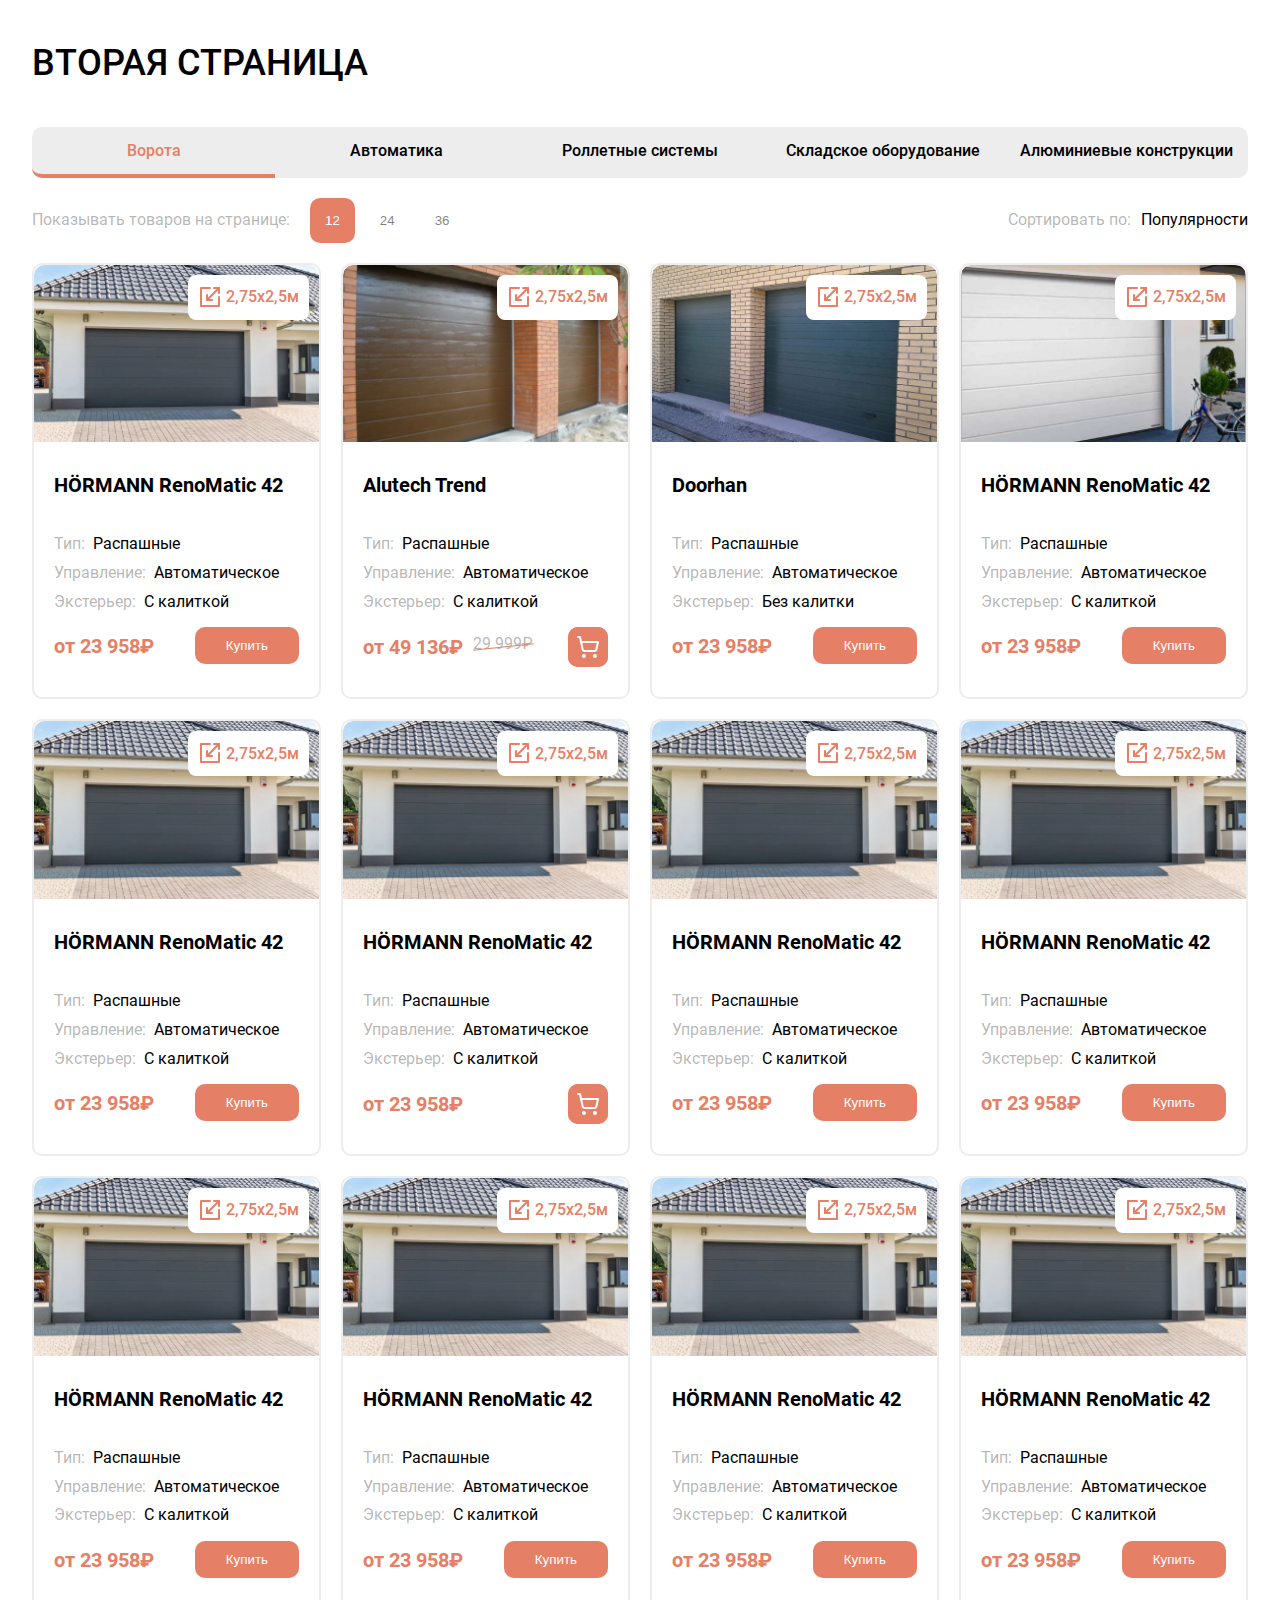
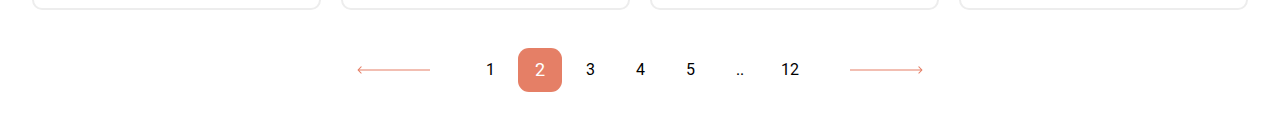
<file: catalog/gates_2.html>
<!DOCTYPE html>
<html lang="ru">

<head>
    <meta charset="UTF-8">
    <meta http-equiv="X-UA-Compatible" content="IE=edge">
    <meta name="viewport" content="width=device-width, initial-scale=1.0">
    <link rel="stylesheet" href="/src/css/style.css">
    <!-- <link rel="stylesheet" href="src/css/popup.css"> -->
    <title>Ворота</title>
</head>

<body>
    <div class="page">
        <main class="main">
            <section class="section">
                <div class="container">
                    <div class="catalog">
                        <h3 class="section__title catalog__title">ВТОРАЯ СТРАНИЦА</h3>
                        <div class="catalog__header">
                            <div class="catalog__header-group-up">
                                <div class="catalog__header-item active">
                                    <a href="#">Ворота</a>
                                </div>
                                <div class="catalog__header-item">
                                    <a href="automation.html">Автоматика</a>
                                </div>
                                <div class="catalog__header-item">
                                    <a href="rollet_systems.html">Роллетные системы</a>
                                </div>
                            </div>
                            <div class="catalog__header-group-down">
                                <div class="catalog__header-item">
                                    <a href="storage_equipment.html">Складское
                                        оборудование</a>
                                </div>
                                <div class="catalog__header-item">
                                    <a href="aluminum_structures.html">Алюминиевые
                                        конструкции</a>
                                </div>
                            </div>

                        </div>
                        <div class="catalog__description">
                            <div class="catalog__description-show">
                                <p class="catalog__description-text opacity">Показывать товаров на странице:</p>
                                <div class="catalog__description-buttons">
                                    <button class="catalog__description-button active" id="show-12">12</button>
                                    <button class="catalog__description-button" id="show-24">24</button>
                                    <button class="catalog__description-button" id="show-36">36</button>
                                </div>
                            </div>
                            <div class="catalog__description-sort">
                                <p class="catalog__description-text opacity">Сортировать по:</p>
                                <p class="catalog__description-text">Популярности</p>
                            </div>

                        </div>
                        <div class="catalog__body">

                            <div class="catalog__card"><a href="/product.html" class="catalog__card-link">
                                    <div class="catalog__card-header">
                                        <div class="catalog__card-image">
                                            <img src="/src/img/hormann_1.png" alt="Изображение товара">
                                        </div>
                                        <div class="catalog__card-description">
                                            <img src="/src/img/inc.svg" alt="increase">
                                            <span class="image-size">2,75х2,5­м</span>
                                        </div>
                                    </div>
                                    <div class="catalog__card-content">
                                        <h4 class="catalog__card-title">HÖRMANN RenoMatic 42</h4>
                                        <p class="catalog__card-info">
                                            <span class="info-name">Тип:</span><span class="info-value">Распашные</span>
                                        </p>
                                        <p class="catalog__card-info">
                                            <span class="info-name">Управление:</span><span
                                                class="info-value">Автоматическое</span>
                                        </p>
                                        <p class="catalog__card-info">
                                            <span class="info-name">Экстерьер:</span><span class="info-value">С
                                                калиткой</span>
                                        </p>
                                        <div class="catalog__card-footer">
                                            <div class="footer__prices">
                                                <span class="footer-price">от 23 958₽</span>
                                            </div>
                                            <button class="button">Купить</button>
                                        </div>
                                    </div>
                                </a></div>
                            <div class="catalog__card">
                                <a href="#" class="catalog__card-link">
                                    <div class="catalog__card-header">
                                        <div class="catalog__card-image">
                                            <img src="/src/img/alutech.png" alt="Изображение товара">
                                        </div>
                                        <div class="catalog__card-description">
                                            <img src="/src/img/inc.svg" alt="increase">
                                            <span class="image-size">2,75х2,5­м</span>
                                        </div>
                                    </div>
                                    <div class="catalog__card-content">
                                        <h4 class="catalog__card-title">Alutech Trend</h4>
                                        <p class="catalog__card-info">
                                            <span class="info-name">Тип:</span><span class="info-value">Распашные</span>
                                        </p>
                                        <p class="catalog__card-info">
                                            <span class="info-name">Управление:</span><span
                                                class="info-value">Автоматическое</span>
                                        </p>
                                        <p class="catalog__card-info">
                                            <span class="info-name">Экстерьер:</span><span class="info-value">С
                                                калиткой</span>
                                        </p>
                                        <div class="catalog__card-footer">
                                            <div class="footer__prices">
                                                <span class="footer-price">от 49 136₽</span>
                                                <span class="footer-discount">29 999₽
                                                    <img src="/src/img/line.svg" alt="">
                                                </span>
                                            </div>
                                            <button class="button button--card footer-image">
                                                <img src="/src/img/buy.svg" alt="Корзина">
                                            </button>

                                            <!-- <button class="button">Купить</button> -->
                                        </div>
                                    </div>
                                </a>
                            </div>
                            <div class="catalog__card"><a href="#" class="catalog__card-link">
                                    <div class="catalog__card-header">
                                        <div class="catalog__card-image">
                                            <img src="/src/img/doorhan.png" alt="Изображение товара">
                                        </div>
                                        <div class="catalog__card-description">
                                            <img src="/src/img/inc.svg" alt="increase">
                                            <span class="image-size">2,75х2,5­м</span>
                                        </div>
                                    </div>
                                    <div class="catalog__card-content">
                                        <h4 class="catalog__card-title">Doorhan</h4>
                                        <p class="catalog__card-info">
                                            <span class="info-name">Тип:</span><span class="info-value">Распашные</span>
                                        </p>
                                        <p class="catalog__card-info">
                                            <span class="info-name">Управление:</span><span
                                                class="info-value">Автоматическое</span>
                                        </p>
                                        <p class="catalog__card-info">
                                            <span class="info-name">Экстерьер:</span><span class="info-value">Без
                                                калитки</span>
                                        </p>
                                        <div class="catalog__card-footer">
                                            <span class="footer-price">от 23 958₽</span>
                                            <button class="button">Купить</button>
                                        </div>
                                    </div>
                                </a></div>
                            <div class="catalog__card"><a href="#" class="catalog__card-link">
                                    <div class="catalog__card-header">
                                        <div class="catalog__card-image">
                                            <img src="/src/img/hormann_2.png" alt="Изображение товара">
                                        </div>
                                        <div class="catalog__card-description">
                                            <img src="/src/img/inc.svg" alt="increase">
                                            <span class="image-size">2,75х2,5­м</span>
                                        </div>
                                    </div>
                                    <div class="catalog__card-content">
                                        <h4 class="catalog__card-title">HÖRMANN RenoMatic 42</h4>
                                        <p class="catalog__card-info">
                                            <span class="info-name">Тип:</span><span class="info-value">Распашные</span>
                                        </p>
                                        <p class="catalog__card-info">
                                            <span class="info-name">Управление:</span><span
                                                class="info-value">Автоматическое</span>
                                        </p>
                                        <p class="catalog__card-info">
                                            <span class="info-name">Экстерьер:</span><span class="info-value">С
                                                калиткой</span>
                                        </p>
                                        <div class="catalog__card-footer">
                                            <span class="footer-price">от 23 958₽</span>
                                            <button class="button">Купить</button>
                                        </div>
                                    </div>
                                </a></div>
                            <div class="catalog__card"><a href="#" class="catalog__card-link">
                                    <div class="catalog__card-header">
                                        <div class="catalog__card-image">
                                            <img src="/src/img/hormann_1.png" alt="Изображение товара">
                                        </div>
                                        <div class="catalog__card-description">
                                            <img src="/src/img/inc.svg" alt="increase">
                                            <span class="image-size">2,75х2,5­м</span>
                                        </div>
                                    </div>
                                    <div class="catalog__card-content">
                                        <h4 class="catalog__card-title">HÖRMANN RenoMatic 42</h4>
                                        <p class="catalog__card-info">
                                            <span class="info-name">Тип:</span><span class="info-value">Распашные</span>
                                        </p>
                                        <p class="catalog__card-info">
                                            <span class="info-name">Управление:</span><span
                                                class="info-value">Автоматическое</span>
                                        </p>
                                        <p class="catalog__card-info">
                                            <span class="info-name">Экстерьер:</span><span class="info-value">С
                                                калиткой</span>
                                        </p>
                                        <div class="catalog__card-footer">
                                            <span class="footer-price">от 23 958₽</span>
                                            <button class="button">Купить</button>
                                        </div>
                                    </div>
                                </a></div>
                            <div class="catalog__card"><a href="#" class="catalog__card-link">
                                    <div class="catalog__card-header">
                                        <div class="catalog__card-image">
                                            <img src="/src/img/hormann_1.png" alt="Изображение товара">
                                        </div>
                                        <div class="catalog__card-description">
                                            <img src="/src/img/inc.svg" alt="increase">
                                            <span class="image-size">2,75х2,5­м</span>
                                        </div>
                                    </div>
                                    <div class="catalog__card-content">
                                        <h4 class="catalog__card-title">HÖRMANN RenoMatic 42</h4>
                                        <p class="catalog__card-info">
                                            <span class="info-name">Тип:</span><span class="info-value">Распашные</span>
                                        </p>
                                        <p class="catalog__card-info">
                                            <span class="info-name">Управление:</span><span
                                                class="info-value">Автоматическое</span>
                                        </p>
                                        <p class="catalog__card-info">
                                            <span class="info-name">Экстерьер:</span><span class="info-value">С
                                                калиткой</span>
                                        </p>
                                        <div class="catalog__card-footer">
                                            <span class="footer-price">от 23 958₽</span>
                                            <button class="button button--card footer-image">
                                                <img src="/src/img/buy.svg" alt="Корзина">
                                            </button>
                                        </div>
                                    </div>
                                </a></div>
                            <div class="catalog__card"><a href="#" class="catalog__card-link">
                                    <div class="catalog__card-header">
                                        <div class="catalog__card-image">
                                            <img src="/src/img/hormann_1.png" alt="Изображение товара">
                                        </div>
                                        <div class="catalog__card-description">
                                            <img src="/src/img/inc.svg" alt="increase">
                                            <span class="image-size">2,75х2,5­м</span>
                                        </div>
                                    </div>
                                    <div class="catalog__card-content">
                                        <h4 class="catalog__card-title">HÖRMANN RenoMatic 42</h4>
                                        <p class="catalog__card-info">
                                            <span class="info-name">Тип:</span><span class="info-value">Распашные</span>
                                        </p>
                                        <p class="catalog__card-info">
                                            <span class="info-name">Управление:</span><span
                                                class="info-value">Автоматическое</span>
                                        </p>
                                        <p class="catalog__card-info">
                                            <span class="info-name">Экстерьер:</span><span class="info-value">С
                                                калиткой</span>
                                        </p>
                                        <div class="catalog__card-footer">
                                            <span class="footer-price">от 23 958₽</span>
                                            <button class="button">Купить</button>
                                        </div>
                                    </div>
                                </a></div>
                            <div class="catalog__card"><a href="#" class="catalog__card-link">
                                    <div class="catalog__card-header">
                                        <div class="catalog__card-image">
                                            <img src="/src/img/hormann_1.png" alt="Изображение товара">
                                        </div>
                                        <div class="catalog__card-description">
                                            <img src="/src/img/inc.svg" alt="increase">
                                            <span class="image-size">2,75х2,5­м</span>
                                        </div>
                                    </div>
                                    <div class="catalog__card-content">
                                        <h4 class="catalog__card-title">HÖRMANN RenoMatic 42</h4>
                                        <p class="catalog__card-info">
                                            <span class="info-name">Тип:</span><span class="info-value">Распашные</span>
                                        </p>
                                        <p class="catalog__card-info">
                                            <span class="info-name">Управление:</span><span
                                                class="info-value">Автоматическое</span>
                                        </p>
                                        <p class="catalog__card-info">
                                            <span class="info-name">Экстерьер:</span><span class="info-value">С
                                                калиткой</span>
                                        </p>
                                        <div class="catalog__card-footer">
                                            <span class="footer-price">от 23 958₽</span>
                                            <button class="button">Купить</button>
                                        </div>
                                    </div>
                                </a></div>
                            <div class="catalog__card"><a href="#" class="catalog__card-link">
                                    <div class="catalog__card-header">
                                        <div class="catalog__card-image">
                                            <img src="/src/img/hormann_1.png" alt="Изображение товара">
                                        </div>
                                        <div class="catalog__card-description">
                                            <img src="/src/img/inc.svg" alt="increase">
                                            <span class="image-size">2,75х2,5­м</span>
                                        </div>
                                    </div>
                                    <div class="catalog__card-content">
                                        <h4 class="catalog__card-title">HÖRMANN RenoMatic 42</h4>
                                        <p class="catalog__card-info">
                                            <span class="info-name">Тип:</span><span class="info-value">Распашные</span>
                                        </p>
                                        <p class="catalog__card-info">
                                            <span class="info-name">Управление:</span><span
                                                class="info-value">Автоматическое</span>
                                        </p>
                                        <p class="catalog__card-info">
                                            <span class="info-name">Экстерьер:</span><span class="info-value">С
                                                калиткой</span>
                                        </p>
                                        <div class="catalog__card-footer">
                                            <span class="footer-price">от 23 958₽</span>
                                            <button class="button">Купить</button>
                                        </div>
                                    </div>
                                </a></div>
                            <div class="catalog__card"><a href="#" class="catalog__card-link">
                                    <div class="catalog__card-header">
                                        <div class="catalog__card-image">
                                            <img src="/src/img/hormann_1.png" alt="Изображение товара">
                                        </div>
                                        <div class="catalog__card-description">
                                            <img src="/src/img/inc.svg" alt="increase">
                                            <span class="image-size">2,75х2,5­м</span>
                                        </div>
                                    </div>
                                    <div class="catalog__card-content">
                                        <h4 class="catalog__card-title">HÖRMANN RenoMatic 42</h4>
                                        <p class="catalog__card-info">
                                            <span class="info-name">Тип:</span><span class="info-value">Распашные</span>
                                        </p>
                                        <p class="catalog__card-info">
                                            <span class="info-name">Управление:</span><span
                                                class="info-value">Автоматическое</span>
                                        </p>
                                        <p class="catalog__card-info">
                                            <span class="info-name">Экстерьер:</span><span class="info-value">С
                                                калиткой</span>
                                        </p>
                                        <div class="catalog__card-footer">
                                            <span class="footer-price">от 23 958₽</span>
                                            <button class="button">Купить</button>
                                        </div>
                                    </div>
                                </a></div>
                            <div class="catalog__card"><a href="#" class="catalog__card-link">
                                    <div class="catalog__card-header">
                                        <div class="catalog__card-image">
                                            <img src="/src/img/hormann_1.png" alt="Изображение товара">
                                        </div>
                                        <div class="catalog__card-description">
                                            <img src="/src/img/inc.svg" alt="increase">
                                            <span class="image-size">2,75х2,5­м</span>
                                        </div>
                                    </div>
                                    <div class="catalog__card-content">
                                        <h4 class="catalog__card-title">HÖRMANN RenoMatic 42</h4>
                                        <p class="catalog__card-info">
                                            <span class="info-name">Тип:</span><span class="info-value">Распашные</span>
                                        </p>
                                        <p class="catalog__card-info">
                                            <span class="info-name">Управление:</span><span
                                                class="info-value">Автоматическое</span>
                                        </p>
                                        <p class="catalog__card-info">
                                            <span class="info-name">Экстерьер:</span><span class="info-value">С
                                                калиткой</span>
                                        </p>
                                        <div class="catalog__card-footer">
                                            <span class="footer-price">от 23 958₽</span>
                                            <button class="button">Купить</button>
                                        </div>
                                    </div>
                                </a></div>
                            <div class="catalog__card"><a href="#" class="catalog__card-link">
                                    <div class="catalog__card-header">
                                        <div class="catalog__card-image">
                                            <img src="/src/img/hormann_1.png" alt="Изображение товара">
                                        </div>
                                        <div class="catalog__card-description">
                                            <img src="/src/img/inc.svg" alt="increase">
                                            <span class="image-size">2,75х2,5­м</span>
                                        </div>
                                    </div>
                                    <div class="catalog__card-content">
                                        <h4 class="catalog__card-title">HÖRMANN RenoMatic 42</h4>
                                        <p class="catalog__card-info">
                                            <span class="info-name">Тип:</span><span class="info-value">Распашные</span>
                                        </p>
                                        <p class="catalog__card-info">
                                            <span class="info-name">Управление:</span><span
                                                class="info-value">Автоматическое</span>
                                        </p>
                                        <p class="catalog__card-info">
                                            <span class="info-name">Экстерьер:</span><span class="info-value">С
                                                калиткой</span>
                                        </p>
                                        <div class="catalog__card-footer">
                                            <span class="footer-price">от 23 958₽</span>
                                            <button class="button">Купить</button>
                                        </div>
                                    </div>
                                </a></div>
                            <div class="catalog__card"><a href="/product.html" class="catalog__card-link">
                                    <div class="catalog__card-header">
                                        <div class="catalog__card-image">
                                            <img src="/src/img/hormann_1.png" alt="Изображение товара">
                                        </div>
                                        <div class="catalog__card-description">
                                            <img src="/src/img/inc.svg" alt="increase">
                                            <span class="image-size">2,75х2,5­м</span>
                                        </div>
                                    </div>
                                    <div class="catalog__card-content">
                                        <h4 class="catalog__card-title">ПОЛУЧИЛОСЬ МАТЬ ТВОЮ</h4>
                                        <p class="catalog__card-info">
                                            <span class="info-name">Тип:</span><span class="info-value">Распашные</span>
                                        </p>
                                        <p class="catalog__card-info">
                                            <span class="info-name">Управление:</span><span
                                                class="info-value">Автоматическое</span>
                                        </p>
                                        <p class="catalog__card-info">
                                            <span class="info-name">Экстерьер:</span><span class="info-value">С
                                                калиткой</span>
                                        </p>
                                        <div class="catalog__card-footer">
                                            <span class="footer-price">от 23 958₽</span>
                                            <button class="button">Купить</button>
                                        </div>
                                    </div>
                                </a></div>
                            <div class="catalog__card">
                                <a href="#" class="catalog__card-link">
                                    <div class="catalog__card-header">
                                        <div class="catalog__card-image">
                                            <img src="/src/img/alutech.png" alt="Изображение товара">
                                        </div>
                                        <div class="catalog__card-description">
                                            <img src="/src/img/inc.svg" alt="increase">
                                            <span class="image-size">2,75х2,5­м</span>
                                        </div>
                                    </div>
                                    <div class="catalog__card-content">
                                        <h4 class="catalog__card-title">Alutech Trend</h4>
                                        <p class="catalog__card-info">
                                            <span class="info-name">Тип:</span><span class="info-value">Распашные</span>
                                        </p>
                                        <p class="catalog__card-info">
                                            <span class="info-name">Управление:</span><span
                                                class="info-value">Автоматическое</span>
                                        </p>
                                        <p class="catalog__card-info">
                                            <span class="info-name">Экстерьер:</span><span class="info-value">С
                                                калиткой</span>
                                        </p>
                                        <div class="catalog__card-footer">
                                            <span class="footer-price">от 49 136₽</span>
                                            <span class="footer-discount">29 999₽
                                                <img src="/src/img/line.svg" alt="">
                                            </span>
                                            <div class="footer-image">
                                                <img src="/src/img/buy.svg" alt="Корзина">
                                            </div>

                                            <!-- <button class="button">Купить</button> -->
                                        </div>
                                    </div>
                                </a>
                            </div>
                            <div class="catalog__card"><a href="#" class="catalog__card-link">
                                    <div class="catalog__card-header">
                                        <div class="catalog__card-image">
                                            <img src="/src/img/doorhan.png" alt="Изображение товара">
                                        </div>
                                        <div class="catalog__card-description">
                                            <img src="/src/img/inc.svg" alt="increase">
                                            <span class="image-size">2,75х2,5­м</span>
                                        </div>
                                    </div>
                                    <div class="catalog__card-content">
                                        <h4 class="catalog__card-title">Doorhan</h4>
                                        <p class="catalog__card-info">
                                            <span class="info-name">Тип:</span><span class="info-value">Распашные</span>
                                        </p>
                                        <p class="catalog__card-info">
                                            <span class="info-name">Управление:</span><span
                                                class="info-value">Автоматическое</span>
                                        </p>
                                        <p class="catalog__card-info">
                                            <span class="info-name">Экстерьер:</span><span class="info-value">Без
                                                калитки</span>
                                        </p>
                                        <div class="catalog__card-footer">
                                            <span class="footer-price">от 23 958₽</span>
                                            <button class="button">Купить</button>
                                        </div>
                                    </div>
                                </a></div>
                            <div class="catalog__card"><a href="#" class="catalog__card-link">
                                    <div class="catalog__card-header">
                                        <div class="catalog__card-image">
                                            <img src="/src/img/hormann_2.png" alt="Изображение товара">
                                        </div>
                                        <div class="catalog__card-description">
                                            <img src="/src/img/inc.svg" alt="increase">
                                            <span class="image-size">2,75х2,5­м</span>
                                        </div>
                                    </div>
                                    <div class="catalog__card-content">
                                        <h4 class="catalog__card-title">HÖRMANN RenoMatic 42</h4>
                                        <p class="catalog__card-info">
                                            <span class="info-name">Тип:</span><span class="info-value">Распашные</span>
                                        </p>
                                        <p class="catalog__card-info">
                                            <span class="info-name">Управление:</span><span
                                                class="info-value">Автоматическое</span>
                                        </p>
                                        <p class="catalog__card-info">
                                            <span class="info-name">Экстерьер:</span><span class="info-value">С
                                                калиткой</span>
                                        </p>
                                        <div class="catalog__card-footer">
                                            <span class="footer-price">от 23 958₽</span>
                                            <button class="button">Купить</button>
                                        </div>
                                    </div>
                                </a></div>
                            <div class="catalog__card"><a href="#" class="catalog__card-link">
                                    <div class="catalog__card-header">
                                        <div class="catalog__card-image">
                                            <img src="/src/img/hormann_1.png" alt="Изображение товара">
                                        </div>
                                        <div class="catalog__card-description">
                                            <img src="/src/img/inc.svg" alt="increase">
                                            <span class="image-size">2,75х2,5­м</span>
                                        </div>
                                    </div>
                                    <div class="catalog__card-content">
                                        <h4 class="catalog__card-title">HÖRMANN RenoMatic 42</h4>
                                        <p class="catalog__card-info">
                                            <span class="info-name">Тип:</span><span class="info-value">Распашные</span>
                                        </p>
                                        <p class="catalog__card-info">
                                            <span class="info-name">Управление:</span><span
                                                class="info-value">Автоматическое</span>
                                        </p>
                                        <p class="catalog__card-info">
                                            <span class="info-name">Экстерьер:</span><span class="info-value">С
                                                калиткой</span>
                                        </p>
                                        <div class="catalog__card-footer">
                                            <span class="footer-price">от 23 958₽</span>
                                            <button class="button">Купить</button>
                                        </div>
                                    </div>
                                </a></div>
                            <div class="catalog__card"><a href="#" class="catalog__card-link">
                                    <div class="catalog__card-header">
                                        <div class="catalog__card-image">
                                            <img src="/src/img/hormann_1.png" alt="Изображение товара">
                                        </div>
                                        <div class="catalog__card-description">
                                            <img src="/src/img/inc.svg" alt="increase">
                                            <span class="image-size">2,75х2,5­м</span>
                                        </div>
                                    </div>
                                    <div class="catalog__card-content">
                                        <h4 class="catalog__card-title">HÖRMANN RenoMatic 42</h4>
                                        <p class="catalog__card-info">
                                            <span class="info-name">Тип:</span><span class="info-value">Распашные</span>
                                        </p>
                                        <p class="catalog__card-info">
                                            <span class="info-name">Управление:</span><span
                                                class="info-value">Автоматическое</span>
                                        </p>
                                        <p class="catalog__card-info">
                                            <span class="info-name">Экстерьер:</span><span class="info-value">С
                                                калиткой</span>
                                        </p>
                                        <div class="catalog__card-footer">
                                            <span class="footer-price">от 23 958₽</span>
                                            <button class="button">Купить</button>
                                        </div>
                                    </div>
                                </a></div>
                            <div class="catalog__card"><a href="#" class="catalog__card-link">
                                    <div class="catalog__card-header">
                                        <div class="catalog__card-image">
                                            <img src="/src/img/hormann_1.png" alt="Изображение товара">
                                        </div>
                                        <div class="catalog__card-description">
                                            <img src="/src/img/inc.svg" alt="increase">
                                            <span class="image-size">2,75х2,5­м</span>
                                        </div>
                                    </div>
                                    <div class="catalog__card-content">
                                        <h4 class="catalog__card-title">HÖRMANN RenoMatic 42</h4>
                                        <p class="catalog__card-info">
                                            <span class="info-name">Тип:</span><span class="info-value">Распашные</span>
                                        </p>
                                        <p class="catalog__card-info">
                                            <span class="info-name">Управление:</span><span
                                                class="info-value">Автоматическое</span>
                                        </p>
                                        <p class="catalog__card-info">
                                            <span class="info-name">Экстерьер:</span><span class="info-value">С
                                                калиткой</span>
                                        </p>
                                        <div class="catalog__card-footer">
                                            <span class="footer-price">от 23 958₽</span>
                                            <button class="button">Купить</button>
                                        </div>
                                    </div>
                                </a></div>
                            <div class="catalog__card"><a href="#" class="catalog__card-link">
                                    <div class="catalog__card-header">
                                        <div class="catalog__card-image">
                                            <img src="/src/img/hormann_1.png" alt="Изображение товара">
                                        </div>
                                        <div class="catalog__card-description">
                                            <img src="/src/img/inc.svg" alt="increase">
                                            <span class="image-size">2,75х2,5­м</span>
                                        </div>
                                    </div>
                                    <div class="catalog__card-content">
                                        <h4 class="catalog__card-title">HÖRMANN RenoMatic 42</h4>
                                        <p class="catalog__card-info">
                                            <span class="info-name">Тип:</span><span class="info-value">Распашные</span>
                                        </p>
                                        <p class="catalog__card-info">
                                            <span class="info-name">Управление:</span><span
                                                class="info-value">Автоматическое</span>
                                        </p>
                                        <p class="catalog__card-info">
                                            <span class="info-name">Экстерьер:</span><span class="info-value">С
                                                калиткой</span>
                                        </p>
                                        <div class="catalog__card-footer">
                                            <span class="footer-price">от 23 958₽</span>
                                            <button class="button">Купить</button>
                                        </div>
                                    </div>
                                </a></div>
                            <div class="catalog__card"><a href="#" class="catalog__card-link">
                                    <div class="catalog__card-header">
                                        <div class="catalog__card-image">
                                            <img src="/src/img/hormann_1.png" alt="Изображение товара">
                                        </div>
                                        <div class="catalog__card-description">
                                            <img src="/src/img/inc.svg" alt="increase">
                                            <span class="image-size">2,75х2,5­м</span>
                                        </div>
                                    </div>
                                    <div class="catalog__card-content">
                                        <h4 class="catalog__card-title">HÖRMANN RenoMatic 42</h4>
                                        <p class="catalog__card-info">
                                            <span class="info-name">Тип:</span><span class="info-value">Распашные</span>
                                        </p>
                                        <p class="catalog__card-info">
                                            <span class="info-name">Управление:</span><span
                                                class="info-value">Автоматическое</span>
                                        </p>
                                        <p class="catalog__card-info">
                                            <span class="info-name">Экстерьер:</span><span class="info-value">С
                                                калиткой</span>
                                        </p>
                                        <div class="catalog__card-footer">
                                            <span class="footer-price">от 23 958₽</span>
                                            <button class="button">Купить</button>
                                        </div>
                                    </div>
                                </a></div>
                            <div class="catalog__card"><a href="#" class="catalog__card-link">
                                    <div class="catalog__card-header">
                                        <div class="catalog__card-image">
                                            <img src="/src/img/hormann_1.png" alt="Изображение товара">
                                        </div>
                                        <div class="catalog__card-description">
                                            <img src="/src/img/inc.svg" alt="increase">
                                            <span class="image-size">2,75х2,5­м</span>
                                        </div>
                                    </div>
                                    <div class="catalog__card-content">
                                        <h4 class="catalog__card-title">HÖRMANN RenoMatic 42</h4>
                                        <p class="catalog__card-info">
                                            <span class="info-name">Тип:</span><span class="info-value">Распашные</span>
                                        </p>
                                        <p class="catalog__card-info">
                                            <span class="info-name">Управление:</span><span
                                                class="info-value">Автоматическое</span>
                                        </p>
                                        <p class="catalog__card-info">
                                            <span class="info-name">Экстерьер:</span><span class="info-value">С
                                                калиткой</span>
                                        </p>
                                        <div class="catalog__card-footer">
                                            <span class="footer-price">от 23 958₽</span>
                                            <button class="button">Купить</button>
                                        </div>
                                    </div>
                                </a></div>
                            <div class="catalog__card"><a href="#" class="catalog__card-link">
                                    <div class="catalog__card-header">
                                        <div class="catalog__card-image">
                                            <img src="/src/img/hormann_1.png" alt="Изображение товара">
                                        </div>
                                        <div class="catalog__card-description">
                                            <img src="/src/img/inc.svg" alt="increase">
                                            <span class="image-size">2,75х2,5­м</span>
                                        </div>
                                    </div>
                                    <div class="catalog__card-content">
                                        <h4 class="catalog__card-title">HÖRMANN RenoMatic 42</h4>
                                        <p class="catalog__card-info">
                                            <span class="info-name">Тип:</span><span class="info-value">Распашные</span>
                                        </p>
                                        <p class="catalog__card-info">
                                            <span class="info-name">Управление:</span><span
                                                class="info-value">Автоматическое</span>
                                        </p>
                                        <p class="catalog__card-info">
                                            <span class="info-name">Экстерьер:</span><span class="info-value">С
                                                калиткой</span>
                                        </p>
                                        <div class="catalog__card-footer">
                                            <span class="footer-price">от 23 958₽</span>
                                            <button class="button">Купить</button>
                                        </div>
                                    </div>
                                </a></div>
                            <div class="catalog__card"><a href="#" class="catalog__card-link">
                                    <div class="catalog__card-header">
                                        <div class="catalog__card-image">
                                            <img src="/src/img/hormann_1.png" alt="Изображение товара">
                                        </div>
                                        <div class="catalog__card-description">
                                            <img src="/src/img/inc.svg" alt="increase">
                                            <span class="image-size">2,75х2,5­м</span>
                                        </div>
                                    </div>
                                    <div class="catalog__card-content">
                                        <h4 class="catalog__card-title">HÖRMANN RenoMatic 42</h4>
                                        <p class="catalog__card-info">
                                            <span class="info-name">Тип:</span><span class="info-value">Распашные</span>
                                        </p>
                                        <p class="catalog__card-info">
                                            <span class="info-name">Управление:</span><span
                                                class="info-value">Автоматическое</span>
                                        </p>
                                        <p class="catalog__card-info">
                                            <span class="info-name">Экстерьер:</span><span class="info-value">С
                                                калиткой</span>
                                        </p>
                                        <div class="catalog__card-footer">
                                            <span class="footer-price">от 23 958₽</span>
                                            <button class="button">Купить</button>
                                        </div>
                                    </div>
                                </a></div>

                            <div class="catalog__card"><a href="product.html" class="catalog__card-link">
                                    <div class="catalog__card-header">
                                        <div class="catalog__card-image">
                                            <img src="/src/img/hormann_1.png" alt="Изображение товара">
                                        </div>
                                        <div class="catalog__card-description">
                                            <img src="/src/img/inc.svg" alt="increase">
                                            <span class="image-size">2,75х2,5­м</span>
                                        </div>
                                    </div>
                                    <div class="catalog__card-content">
                                        <h4 class="catalog__card-title">HÖRMANN RenoMatic 42</h4>
                                        <p class="catalog__card-info">
                                            <span class="info-name">Тип:</span><span class="info-value">Распашные</span>
                                        </p>
                                        <p class="catalog__card-info">
                                            <span class="info-name">Управление:</span><span
                                                class="info-value">Автоматическое</span>
                                        </p>
                                        <p class="catalog__card-info">
                                            <span class="info-name">Экстерьер:</span><span class="info-value">С
                                                калиткой</span>
                                        </p>
                                        <div class="catalog__card-footer">
                                            <span class="footer-price">от 23 958₽</span>
                                            <button class="button">Купить</button>
                                        </div>
                                    </div>
                                </a></div>

                            <div class="catalog__card">
                                <a href="#" class="catalog__card-link">
                                    <div class="catalog__card-header">
                                        <div class="catalog__card-image">
                                            <img src="/src/img/alutech.png" alt="Изображение товара">
                                        </div>
                                        <div class="catalog__card-description">
                                            <img src="/src/img/inc.svg" alt="increase">
                                            <span class="image-size">2,75х2,5­м</span>
                                        </div>
                                    </div>
                                    <div class="catalog__card-content">
                                        <h4 class="catalog__card-title">Alutech Trend</h4>
                                        <p class="catalog__card-info">
                                            <span class="info-name">Тип:</span><span class="info-value">Распашные</span>
                                        </p>
                                        <p class="catalog__card-info">
                                            <span class="info-name">Управление:</span><span
                                                class="info-value">Автоматическое</span>
                                        </p>
                                        <p class="catalog__card-info">
                                            <span class="info-name">Экстерьер:</span><span class="info-value">С
                                                калиткой</span>
                                        </p>
                                        <div class="catalog__card-footer">
                                            <span class="footer-price">от 49 136₽</span>
                                            <span class="footer-discount">29 999₽
                                                <img src="/src/img/line.svg" alt="">
                                            </span>
                                            <div class="footer-image">
                                                <img src="/src/img/buy.svg" alt="Корзина">
                                            </div>

                                            <!-- <button class="button">Купить</button> -->
                                        </div>
                                    </div>
                                </a>
                            </div>

                            <div class="catalog__card"><a href="#" class="catalog__card-link">
                                    <div class="catalog__card-header">
                                        <div class="catalog__card-image">
                                            <img src="/src/img/doorhan.png" alt="Изображение товара">
                                        </div>
                                        <div class="catalog__card-description">
                                            <img src="/src/img/inc.svg" alt="increase">
                                            <span class="image-size">2,75х2,5­м</span>
                                        </div>
                                    </div>
                                    <div class="catalog__card-content">
                                        <h4 class="catalog__card-title">Doorhan</h4>
                                        <p class="catalog__card-info">
                                            <span class="info-name">Тип:</span><span class="info-value">Распашные</span>
                                        </p>
                                        <p class="catalog__card-info">
                                            <span class="info-name">Управление:</span><span
                                                class="info-value">Автоматическое</span>
                                        </p>
                                        <p class="catalog__card-info">
                                            <span class="info-name">Экстерьер:</span><span class="info-value">Без
                                                калитки</span>
                                        </p>
                                        <div class="catalog__card-footer">
                                            <span class="footer-price">от 23 958₽</span>
                                            <button class="button">Купить</button>
                                        </div>
                                    </div>
                                </a></div>

                            <div class="catalog__card"><a href="#" class="catalog__card-link">
                                    <div class="catalog__card-header">
                                        <div class="catalog__card-image">
                                            <img src="/src/img/hormann_2.png" alt="Изображение товара">
                                        </div>
                                        <div class="catalog__card-description">
                                            <img src="/src/img/inc.svg" alt="increase">
                                            <span class="image-size">2,75х2,5­м</span>
                                        </div>
                                    </div>
                                    <div class="catalog__card-content">
                                        <h4 class="catalog__card-title">HÖRMANN RenoMatic 42</h4>
                                        <p class="catalog__card-info">
                                            <span class="info-name">Тип:</span><span class="info-value">Распашные</span>
                                        </p>
                                        <p class="catalog__card-info">
                                            <span class="info-name">Управление:</span><span
                                                class="info-value">Автоматическое</span>
                                        </p>
                                        <p class="catalog__card-info">
                                            <span class="info-name">Экстерьер:</span><span class="info-value">С
                                                калиткой</span>
                                        </p>
                                        <div class="catalog__card-footer">
                                            <span class="footer-price">от 23 958₽</span>
                                            <button class="button">Купить</button>
                                        </div>
                                    </div>
                                </a></div>

                            <div class="catalog__card"><a href="#" class="catalog__card-link">
                                    <div class="catalog__card-header">
                                        <div class="catalog__card-image">
                                            <img src="/src/img/hormann_1.png" alt="Изображение товара">
                                        </div>
                                        <div class="catalog__card-description">
                                            <img src="/src/img/inc.svg" alt="increase">
                                            <span class="image-size">2,75х2,5­м</span>
                                        </div>
                                    </div>
                                    <div class="catalog__card-content">
                                        <h4 class="catalog__card-title">HÖRMANN RenoMatic 42</h4>
                                        <p class="catalog__card-info">
                                            <span class="info-name">Тип:</span><span class="info-value">Распашные</span>
                                        </p>
                                        <p class="catalog__card-info">
                                            <span class="info-name">Управление:</span><span
                                                class="info-value">Автоматическое</span>
                                        </p>
                                        <p class="catalog__card-info">
                                            <span class="info-name">Экстерьер:</span><span class="info-value">С
                                                калиткой</span>
                                        </p>
                                        <div class="catalog__card-footer">
                                            <span class="footer-price">от 23 958₽</span>
                                            <button class="button">Купить</button>
                                        </div>
                                    </div>
                                </a></div>

                            <div class="catalog__card"><a href="#" class="catalog__card-link">
                                    <div class="catalog__card-header">
                                        <div class="catalog__card-image">
                                            <img src="/src/img/hormann_1.png" alt="Изображение товара">
                                        </div>
                                        <div class="catalog__card-description">
                                            <img src="/src/img/inc.svg" alt="increase">
                                            <span class="image-size">2,75х2,5­м</span>
                                        </div>
                                    </div>
                                    <div class="catalog__card-content">
                                        <h4 class="catalog__card-title">HÖRMANN RenoMatic 42</h4>
                                        <p class="catalog__card-info">
                                            <span class="info-name">Тип:</span><span class="info-value">Распашные</span>
                                        </p>
                                        <p class="catalog__card-info">
                                            <span class="info-name">Управление:</span><span
                                                class="info-value">Автоматическое</span>
                                        </p>
                                        <p class="catalog__card-info">
                                            <span class="info-name">Экстерьер:</span><span class="info-value">С
                                                калиткой</span>
                                        </p>
                                        <div class="catalog__card-footer">
                                            <span class="footer-price">от 23 958₽</span>
                                            <button class="button">Купить</button>
                                        </div>
                                    </div>
                                </a></div>

                            <div class="catalog__card"><a href="#" class="catalog__card-link">
                                    <div class="catalog__card-header">
                                        <div class="catalog__card-image">
                                            <img src="/src/img/hormann_1.png" alt="Изображение товара">
                                        </div>
                                        <div class="catalog__card-description">
                                            <img src="/src/img/inc.svg" alt="increase">
                                            <span class="image-size">2,75х2,5­м</span>
                                        </div>
                                    </div>
                                    <div class="catalog__card-content">
                                        <h4 class="catalog__card-title">HÖRMANN RenoMatic 42</h4>
                                        <p class="catalog__card-info">
                                            <span class="info-name">Тип:</span><span class="info-value">Распашные</span>
                                        </p>
                                        <p class="catalog__card-info">
                                            <span class="info-name">Управление:</span><span
                                                class="info-value">Автоматическое</span>
                                        </p>
                                        <p class="catalog__card-info">
                                            <span class="info-name">Экстерьер:</span><span class="info-value">С
                                                калиткой</span>
                                        </p>
                                        <div class="catalog__card-footer">
                                            <span class="footer-price">от 23 958₽</span>
                                            <button class="button">Купить</button>
                                        </div>
                                    </div>
                                </a></div>

                            <div class="catalog__card"><a href="#" class="catalog__card-link">
                                    <div class="catalog__card-header">
                                        <div class="catalog__card-image">
                                            <img src="/src/img/hormann_1.png" alt="Изображение товара">
                                        </div>
                                        <div class="catalog__card-description">
                                            <img src="/src/img/inc.svg" alt="increase">
                                            <span class="image-size">2,75х2,5­м</span>
                                        </div>
                                    </div>
                                    <div class="catalog__card-content">
                                        <h4 class="catalog__card-title">HÖRMANN RenoMatic 42</h4>
                                        <p class="catalog__card-info">
                                            <span class="info-name">Тип:</span><span class="info-value">Распашные</span>
                                        </p>
                                        <p class="catalog__card-info">
                                            <span class="info-name">Управление:</span><span
                                                class="info-value">Автоматическое</span>
                                        </p>
                                        <p class="catalog__card-info">
                                            <span class="info-name">Экстерьер:</span><span class="info-value">С
                                                калиткой</span>
                                        </p>
                                        <div class="catalog__card-footer">
                                            <span class="footer-price">от 23 958₽</span>
                                            <button class="button">Купить</button>
                                        </div>
                                    </div>
                                </a></div>

                            <div class="catalog__card"><a href="#" class="catalog__card-link">
                                    <div class="catalog__card-header">
                                        <div class="catalog__card-image">
                                            <img src="/src/img/hormann_1.png" alt="Изображение товара">
                                        </div>
                                        <div class="catalog__card-description">
                                            <img src="/src/img/inc.svg" alt="increase">
                                            <span class="image-size">2,75х2,5­м</span>
                                        </div>
                                    </div>
                                    <div class="catalog__card-content">
                                        <h4 class="catalog__card-title">HÖRMANN RenoMatic 42</h4>
                                        <p class="catalog__card-info">
                                            <span class="info-name">Тип:</span><span class="info-value">Распашные</span>
                                        </p>
                                        <p class="catalog__card-info">
                                            <span class="info-name">Управление:</span><span
                                                class="info-value">Автоматическое</span>
                                        </p>
                                        <p class="catalog__card-info">
                                            <span class="info-name">Экстерьер:</span><span class="info-value">С
                                                калиткой</span>
                                        </p>
                                        <div class="catalog__card-footer">
                                            <span class="footer-price">от 23 958₽</span>
                                            <button class="button">Купить</button>
                                        </div>
                                    </div>
                                </a></div>

                            <div class="catalog__card"><a href="#" class="catalog__card-link">
                                    <div class="catalog__card-header">
                                        <div class="catalog__card-image">
                                            <img src="/src/img/hormann_1.png" alt="Изображение товара">
                                        </div>
                                        <div class="catalog__card-description">
                                            <img src="/src/img/inc.svg" alt="increase">
                                            <span class="image-size">2,75х2,5­м</span>
                                        </div>
                                    </div>
                                    <div class="catalog__card-content">
                                        <h4 class="catalog__card-title">HÖRMANN RenoMatic 42</h4>
                                        <p class="catalog__card-info">
                                            <span class="info-name">Тип:</span><span class="info-value">Распашные</span>
                                        </p>
                                        <p class="catalog__card-info">
                                            <span class="info-name">Управление:</span><span
                                                class="info-value">Автоматическое</span>
                                        </p>
                                        <p class="catalog__card-info">
                                            <span class="info-name">Экстерьер:</span><span class="info-value">С
                                                калиткой</span>
                                        </p>
                                        <div class="catalog__card-footer">
                                            <span class="footer-price">от 23 958₽</span>
                                            <button class="button">Купить</button>
                                        </div>
                                    </div>
                                </a></div>

                            <div class="catalog__card"><a href="#" class="catalog__card-link">
                                    <div class="catalog__card-header">
                                        <div class="catalog__card-image">
                                            <img src="/src/img/hormann_1.png" alt="Изображение товара">
                                        </div>
                                        <div class="catalog__card-description">
                                            <img src="/src/img/inc.svg" alt="increase">
                                            <span class="image-size">2,75х2,5­м</span>
                                        </div>
                                    </div>
                                    <div class="catalog__card-content">
                                        <h4 class="catalog__card-title">HÖRMANN RenoMatic 42</h4>
                                        <p class="catalog__card-info">
                                            <span class="info-name">Тип:</span><span class="info-value">Распашные</span>
                                        </p>
                                        <p class="catalog__card-info">
                                            <span class="info-name">Управление:</span><span
                                                class="info-value">Автоматическое</span>
                                        </p>
                                        <p class="catalog__card-info">
                                            <span class="info-name">Экстерьер:</span><span class="info-value">С
                                                калиткой</span>
                                        </p>
                                        <div class="catalog__card-footer">
                                            <span class="footer-price">от 23 958₽</span>
                                            <button class="button">Купить</button>
                                        </div>
                                    </div>
                                </a></div>

                            <div class="catalog__card"><a href="#" class="catalog__card-link">
                                    <div class="catalog__card-header">
                                        <div class="catalog__card-image">
                                            <img src="/src/img/hormann_1.png" alt="Изображение товара">
                                        </div>
                                        <div class="catalog__card-description">
                                            <img src="/src/img/inc.svg" alt="increase">
                                            <span class="image-size">2,75х2,5­м</span>
                                        </div>
                                    </div>
                                    <div class="catalog__card-content">
                                        <h4 class="catalog__card-title">HÖRMANN RenoMatic 42</h4>
                                        <p class="catalog__card-info">
                                            <span class="info-name">Тип:</span><span class="info-value">Распашные</span>
                                        </p>
                                        <p class="catalog__card-info">
                                            <span class="info-name">Управление:</span><span
                                                class="info-value">Автоматическое</span>
                                        </p>
                                        <p class="catalog__card-info">
                                            <span class="info-name">Экстерьер:</span><span class="info-value">С
                                                калиткой</span>
                                        </p>
                                        <div class="catalog__card-footer">
                                            <span class="footer-price">от 23 958₽</span>
                                            <button class="button">Купить</button>
                                        </div>
                                    </div>
                                </a></div>

                        </div>
                        <div class="catalog__footer">
                            <div class="catalog__footer-image">
                                <img src="/src/img/aleft.svg" alt="">
                            </div>
                            <div class="catalog__number-pages">
                                <a class="catalog__number-count" href="#">1</a>
                                <a class="catalog__number-count active" href="#">2</a>
                                <a class="catalog__number-count" href="#">3</a>
                                <a class="catalog__number-count" href="#">4</a>
                                <a class="catalog__number-count" href="#">5</a>
                                <a class="catalog__number-count" href="#">..</a>
                                <a class="catalog__number-count" href="#">12</a>
                            </div>
                            <div class="catalog__footer-image">
                                <img src="/src/img/aright.svg" alt="">
                            </div>
                        </div>
                    </div>
                </div>
            </section>
        </main>
    </div>
    <script src="https://code.jquery.com/jquery-3.6.1.js"
        integrity="sha256-3zlB5s2uwoUzrXK3BT7AX3FyvojsraNFxCc2vC/7pNI=" crossorigin="anonymous"></script>
    <script src="/js/index.js"></script>
    <script src="/js/show.js"></script>

</body>

</html>
</file>
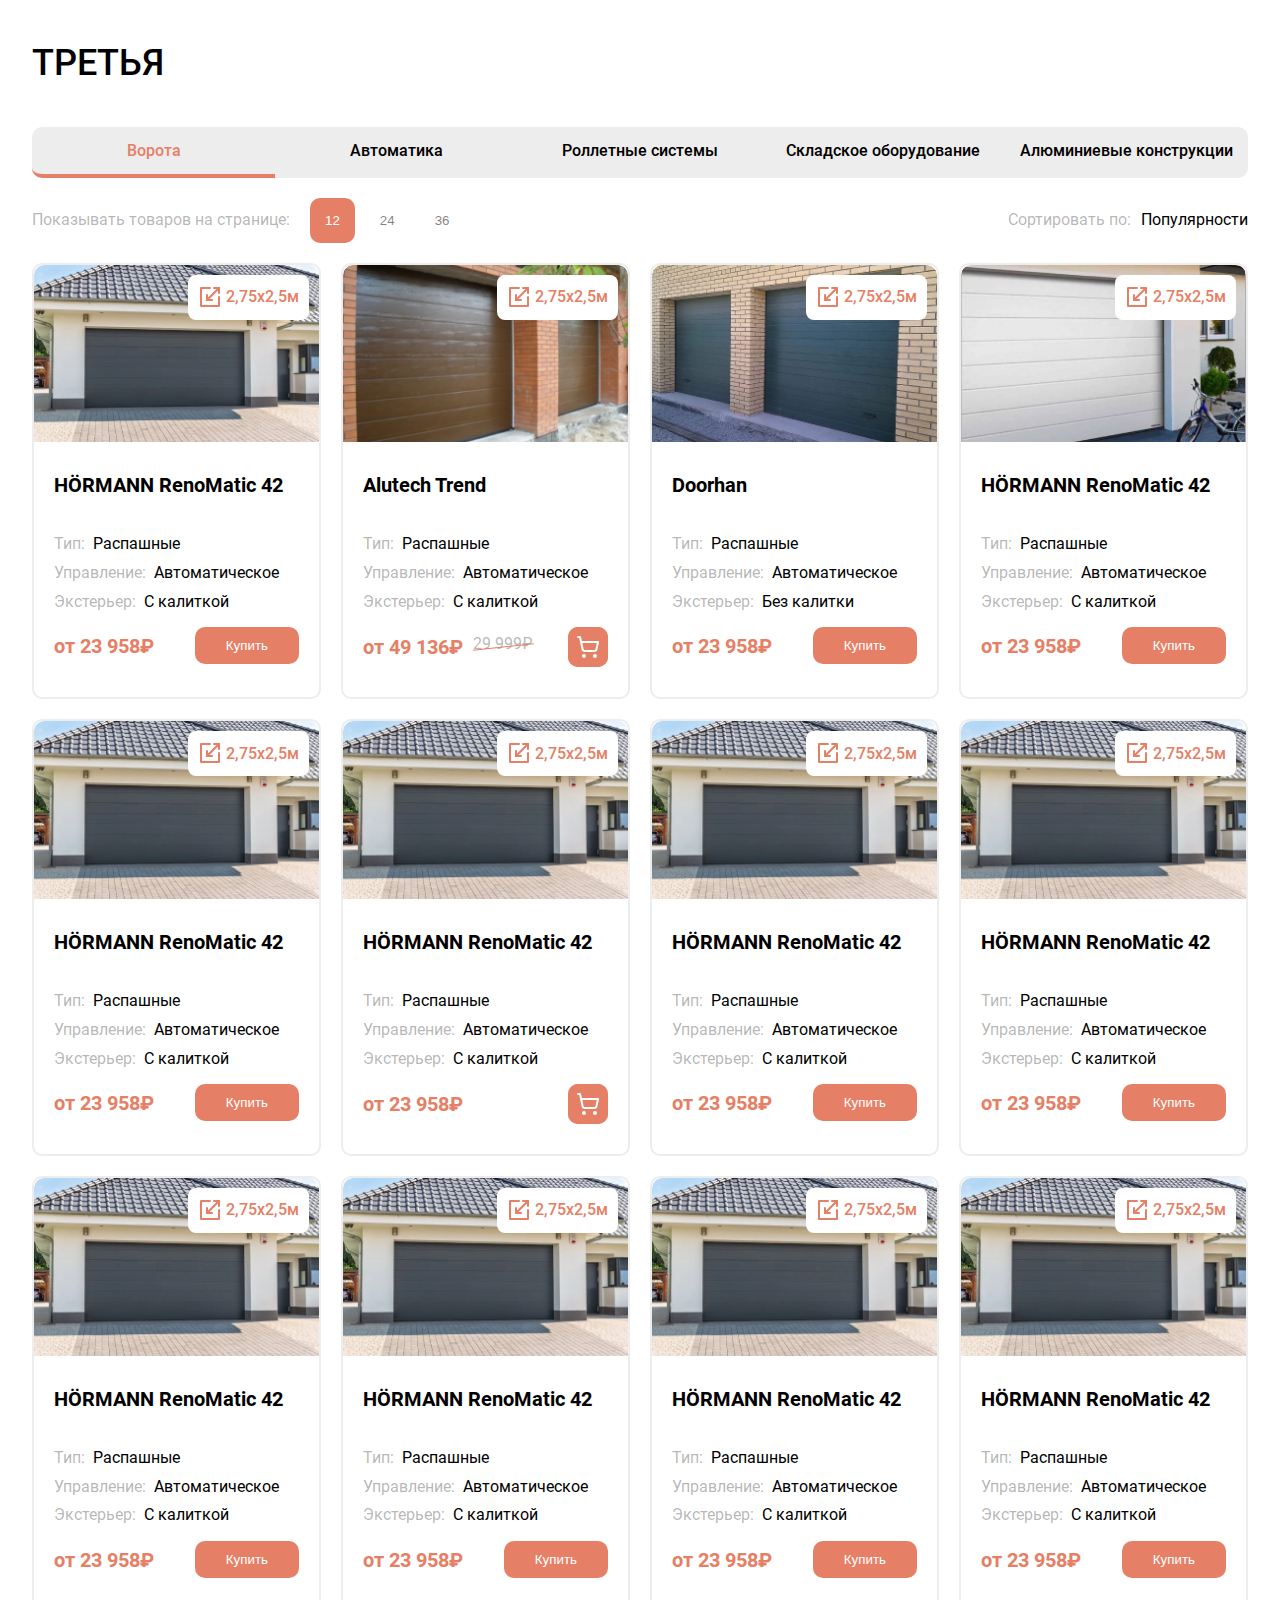
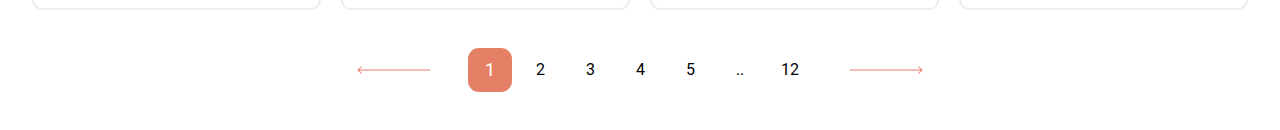
<file: catalog/gates_3.html>
<!DOCTYPE html>
<html lang="ru">

<head>
    <meta charset="UTF-8">
    <meta http-equiv="X-UA-Compatible" content="IE=edge">
    <meta name="viewport" content="width=device-width, initial-scale=1.0">
    <link rel="stylesheet" href="/src/css/style.css">
    <!-- <link rel="stylesheet" href="src/css/popup.css"> -->
    <title>Ворота</title>
</head>

<body>
    <div class="page">
        <main class="main">
            <section class="section">
                <div class="container">
                    <div class="catalog">
                        <h3 class="section__title catalog__title">ТРЕТЬЯ</h3>
                        <div class="catalog__header">
                            <div class="catalog__header-group-up">
                                <div class="catalog__header-item active">
                                    <a href="#">Ворота</a>
                                </div>
                                <div class="catalog__header-item">
                                    <a href="automation.html">Автоматика</a>
                                </div>
                                <div class="catalog__header-item">
                                    <a href="rollet_systems.html">Роллетные системы</a>
                                </div>
                            </div>
                            <div class="catalog__header-group-down">
                                <div class="catalog__header-item">
                                    <a href="storage_equipment.html">Складское
                                        оборудование</a>
                                </div>
                                <div class="catalog__header-item">
                                    <a href="aluminum_structures.html">Алюминиевые
                                        конструкции</a>
                                </div>
                            </div>

                        </div>
                        <div class="catalog__description">
                            <div class="catalog__description-show">
                                <p class="catalog__description-text opacity">Показывать товаров на странице:</p>
                                <div class="catalog__description-buttons">
                                    <button class="catalog__description-button active" id="show-12">12</button>
                                    <button class="catalog__description-button" id="show-24">24</button>
                                    <button class="catalog__description-button" id="show-36">36</button>
                                </div>
                            </div>
                            <div class="catalog__description-sort">
                                <p class="catalog__description-text opacity">Сортировать по:</p>
                                <p class="catalog__description-text">Популярности</p>
                            </div>

                        </div>
                        <div class="catalog__body">

                            <div class="catalog__card"><a href="/product.html" class="catalog__card-link">
                                    <div class="catalog__card-header">
                                        <div class="catalog__card-image">
                                            <img src="/src/img/hormann_1.png" alt="Изображение товара">
                                        </div>
                                        <div class="catalog__card-description">
                                            <img src="/src/img/inc.svg" alt="increase">
                                            <span class="image-size">2,75х2,5­м</span>
                                        </div>
                                    </div>
                                    <div class="catalog__card-content">
                                        <h4 class="catalog__card-title">HÖRMANN RenoMatic 42</h4>
                                        <p class="catalog__card-info">
                                            <span class="info-name">Тип:</span><span class="info-value">Распашные</span>
                                        </p>
                                        <p class="catalog__card-info">
                                            <span class="info-name">Управление:</span><span
                                                class="info-value">Автоматическое</span>
                                        </p>
                                        <p class="catalog__card-info">
                                            <span class="info-name">Экстерьер:</span><span class="info-value">С
                                                калиткой</span>
                                        </p>
                                        <div class="catalog__card-footer">
                                            <div class="footer__prices">
                                                <span class="footer-price">от 23 958₽</span>
                                            </div>
                                            <button class="button">Купить</button>
                                        </div>
                                    </div>
                                </a></div>
                            <div class="catalog__card">
                                <a href="#" class="catalog__card-link">
                                    <div class="catalog__card-header">
                                        <div class="catalog__card-image">
                                            <img src="/src/img/alutech.png" alt="Изображение товара">
                                        </div>
                                        <div class="catalog__card-description">
                                            <img src="/src/img/inc.svg" alt="increase">
                                            <span class="image-size">2,75х2,5­м</span>
                                        </div>
                                    </div>
                                    <div class="catalog__card-content">
                                        <h4 class="catalog__card-title">Alutech Trend</h4>
                                        <p class="catalog__card-info">
                                            <span class="info-name">Тип:</span><span class="info-value">Распашные</span>
                                        </p>
                                        <p class="catalog__card-info">
                                            <span class="info-name">Управление:</span><span
                                                class="info-value">Автоматическое</span>
                                        </p>
                                        <p class="catalog__card-info">
                                            <span class="info-name">Экстерьер:</span><span class="info-value">С
                                                калиткой</span>
                                        </p>
                                        <div class="catalog__card-footer">
                                            <div class="footer__prices">
                                                <span class="footer-price">от 49 136₽</span>
                                                <span class="footer-discount">29 999₽
                                                    <img src="/src/img/line.svg" alt="">
                                                </span>
                                            </div>
                                            <button class="button button--card footer-image">
                                                <img src="/src/img/buy.svg" alt="Корзина">
                                            </button>

                                            <!-- <button class="button">Купить</button> -->
                                        </div>
                                    </div>
                                </a>
                            </div>
                            <div class="catalog__card"><a href="#" class="catalog__card-link">
                                    <div class="catalog__card-header">
                                        <div class="catalog__card-image">
                                            <img src="/src/img/doorhan.png" alt="Изображение товара">
                                        </div>
                                        <div class="catalog__card-description">
                                            <img src="/src/img/inc.svg" alt="increase">
                                            <span class="image-size">2,75х2,5­м</span>
                                        </div>
                                    </div>
                                    <div class="catalog__card-content">
                                        <h4 class="catalog__card-title">Doorhan</h4>
                                        <p class="catalog__card-info">
                                            <span class="info-name">Тип:</span><span class="info-value">Распашные</span>
                                        </p>
                                        <p class="catalog__card-info">
                                            <span class="info-name">Управление:</span><span
                                                class="info-value">Автоматическое</span>
                                        </p>
                                        <p class="catalog__card-info">
                                            <span class="info-name">Экстерьер:</span><span class="info-value">Без
                                                калитки</span>
                                        </p>
                                        <div class="catalog__card-footer">
                                            <span class="footer-price">от 23 958₽</span>
                                            <button class="button">Купить</button>
                                        </div>
                                    </div>
                                </a></div>
                            <div class="catalog__card"><a href="#" class="catalog__card-link">
                                    <div class="catalog__card-header">
                                        <div class="catalog__card-image">
                                            <img src="/src/img/hormann_2.png" alt="Изображение товара">
                                        </div>
                                        <div class="catalog__card-description">
                                            <img src="/src/img/inc.svg" alt="increase">
                                            <span class="image-size">2,75х2,5­м</span>
                                        </div>
                                    </div>
                                    <div class="catalog__card-content">
                                        <h4 class="catalog__card-title">HÖRMANN RenoMatic 42</h4>
                                        <p class="catalog__card-info">
                                            <span class="info-name">Тип:</span><span class="info-value">Распашные</span>
                                        </p>
                                        <p class="catalog__card-info">
                                            <span class="info-name">Управление:</span><span
                                                class="info-value">Автоматическое</span>
                                        </p>
                                        <p class="catalog__card-info">
                                            <span class="info-name">Экстерьер:</span><span class="info-value">С
                                                калиткой</span>
                                        </p>
                                        <div class="catalog__card-footer">
                                            <span class="footer-price">от 23 958₽</span>
                                            <button class="button">Купить</button>
                                        </div>
                                    </div>
                                </a></div>
                            <div class="catalog__card"><a href="#" class="catalog__card-link">
                                    <div class="catalog__card-header">
                                        <div class="catalog__card-image">
                                            <img src="/src/img/hormann_1.png" alt="Изображение товара">
                                        </div>
                                        <div class="catalog__card-description">
                                            <img src="/src/img/inc.svg" alt="increase">
                                            <span class="image-size">2,75х2,5­м</span>
                                        </div>
                                    </div>
                                    <div class="catalog__card-content">
                                        <h4 class="catalog__card-title">HÖRMANN RenoMatic 42</h4>
                                        <p class="catalog__card-info">
                                            <span class="info-name">Тип:</span><span class="info-value">Распашные</span>
                                        </p>
                                        <p class="catalog__card-info">
                                            <span class="info-name">Управление:</span><span
                                                class="info-value">Автоматическое</span>
                                        </p>
                                        <p class="catalog__card-info">
                                            <span class="info-name">Экстерьер:</span><span class="info-value">С
                                                калиткой</span>
                                        </p>
                                        <div class="catalog__card-footer">
                                            <span class="footer-price">от 23 958₽</span>
                                            <button class="button">Купить</button>
                                        </div>
                                    </div>
                                </a></div>
                            <div class="catalog__card"><a href="#" class="catalog__card-link">
                                    <div class="catalog__card-header">
                                        <div class="catalog__card-image">
                                            <img src="/src/img/hormann_1.png" alt="Изображение товара">
                                        </div>
                                        <div class="catalog__card-description">
                                            <img src="/src/img/inc.svg" alt="increase">
                                            <span class="image-size">2,75х2,5­м</span>
                                        </div>
                                    </div>
                                    <div class="catalog__card-content">
                                        <h4 class="catalog__card-title">HÖRMANN RenoMatic 42</h4>
                                        <p class="catalog__card-info">
                                            <span class="info-name">Тип:</span><span class="info-value">Распашные</span>
                                        </p>
                                        <p class="catalog__card-info">
                                            <span class="info-name">Управление:</span><span
                                                class="info-value">Автоматическое</span>
                                        </p>
                                        <p class="catalog__card-info">
                                            <span class="info-name">Экстерьер:</span><span class="info-value">С
                                                калиткой</span>
                                        </p>
                                        <div class="catalog__card-footer">
                                            <span class="footer-price">от 23 958₽</span>
                                            <button class="button button--card footer-image">
                                                <img src="/src/img/buy.svg" alt="Корзина">
                                            </button>
                                        </div>
                                    </div>
                                </a></div>
                            <div class="catalog__card"><a href="#" class="catalog__card-link">
                                    <div class="catalog__card-header">
                                        <div class="catalog__card-image">
                                            <img src="/src/img/hormann_1.png" alt="Изображение товара">
                                        </div>
                                        <div class="catalog__card-description">
                                            <img src="/src/img/inc.svg" alt="increase">
                                            <span class="image-size">2,75х2,5­м</span>
                                        </div>
                                    </div>
                                    <div class="catalog__card-content">
                                        <h4 class="catalog__card-title">HÖRMANN RenoMatic 42</h4>
                                        <p class="catalog__card-info">
                                            <span class="info-name">Тип:</span><span class="info-value">Распашные</span>
                                        </p>
                                        <p class="catalog__card-info">
                                            <span class="info-name">Управление:</span><span
                                                class="info-value">Автоматическое</span>
                                        </p>
                                        <p class="catalog__card-info">
                                            <span class="info-name">Экстерьер:</span><span class="info-value">С
                                                калиткой</span>
                                        </p>
                                        <div class="catalog__card-footer">
                                            <span class="footer-price">от 23 958₽</span>
                                            <button class="button">Купить</button>
                                        </div>
                                    </div>
                                </a></div>
                            <div class="catalog__card"><a href="#" class="catalog__card-link">
                                    <div class="catalog__card-header">
                                        <div class="catalog__card-image">
                                            <img src="/src/img/hormann_1.png" alt="Изображение товара">
                                        </div>
                                        <div class="catalog__card-description">
                                            <img src="/src/img/inc.svg" alt="increase">
                                            <span class="image-size">2,75х2,5­м</span>
                                        </div>
                                    </div>
                                    <div class="catalog__card-content">
                                        <h4 class="catalog__card-title">HÖRMANN RenoMatic 42</h4>
                                        <p class="catalog__card-info">
                                            <span class="info-name">Тип:</span><span class="info-value">Распашные</span>
                                        </p>
                                        <p class="catalog__card-info">
                                            <span class="info-name">Управление:</span><span
                                                class="info-value">Автоматическое</span>
                                        </p>
                                        <p class="catalog__card-info">
                                            <span class="info-name">Экстерьер:</span><span class="info-value">С
                                                калиткой</span>
                                        </p>
                                        <div class="catalog__card-footer">
                                            <span class="footer-price">от 23 958₽</span>
                                            <button class="button">Купить</button>
                                        </div>
                                    </div>
                                </a></div>
                            <div class="catalog__card"><a href="#" class="catalog__card-link">
                                    <div class="catalog__card-header">
                                        <div class="catalog__card-image">
                                            <img src="/src/img/hormann_1.png" alt="Изображение товара">
                                        </div>
                                        <div class="catalog__card-description">
                                            <img src="/src/img/inc.svg" alt="increase">
                                            <span class="image-size">2,75х2,5­м</span>
                                        </div>
                                    </div>
                                    <div class="catalog__card-content">
                                        <h4 class="catalog__card-title">HÖRMANN RenoMatic 42</h4>
                                        <p class="catalog__card-info">
                                            <span class="info-name">Тип:</span><span class="info-value">Распашные</span>
                                        </p>
                                        <p class="catalog__card-info">
                                            <span class="info-name">Управление:</span><span
                                                class="info-value">Автоматическое</span>
                                        </p>
                                        <p class="catalog__card-info">
                                            <span class="info-name">Экстерьер:</span><span class="info-value">С
                                                калиткой</span>
                                        </p>
                                        <div class="catalog__card-footer">
                                            <span class="footer-price">от 23 958₽</span>
                                            <button class="button">Купить</button>
                                        </div>
                                    </div>
                                </a></div>
                            <div class="catalog__card"><a href="#" class="catalog__card-link">
                                    <div class="catalog__card-header">
                                        <div class="catalog__card-image">
                                            <img src="/src/img/hormann_1.png" alt="Изображение товара">
                                        </div>
                                        <div class="catalog__card-description">
                                            <img src="/src/img/inc.svg" alt="increase">
                                            <span class="image-size">2,75х2,5­м</span>
                                        </div>
                                    </div>
                                    <div class="catalog__card-content">
                                        <h4 class="catalog__card-title">HÖRMANN RenoMatic 42</h4>
                                        <p class="catalog__card-info">
                                            <span class="info-name">Тип:</span><span class="info-value">Распашные</span>
                                        </p>
                                        <p class="catalog__card-info">
                                            <span class="info-name">Управление:</span><span
                                                class="info-value">Автоматическое</span>
                                        </p>
                                        <p class="catalog__card-info">
                                            <span class="info-name">Экстерьер:</span><span class="info-value">С
                                                калиткой</span>
                                        </p>
                                        <div class="catalog__card-footer">
                                            <span class="footer-price">от 23 958₽</span>
                                            <button class="button">Купить</button>
                                        </div>
                                    </div>
                                </a></div>
                            <div class="catalog__card"><a href="#" class="catalog__card-link">
                                    <div class="catalog__card-header">
                                        <div class="catalog__card-image">
                                            <img src="/src/img/hormann_1.png" alt="Изображение товара">
                                        </div>
                                        <div class="catalog__card-description">
                                            <img src="/src/img/inc.svg" alt="increase">
                                            <span class="image-size">2,75х2,5­м</span>
                                        </div>
                                    </div>
                                    <div class="catalog__card-content">
                                        <h4 class="catalog__card-title">HÖRMANN RenoMatic 42</h4>
                                        <p class="catalog__card-info">
                                            <span class="info-name">Тип:</span><span class="info-value">Распашные</span>
                                        </p>
                                        <p class="catalog__card-info">
                                            <span class="info-name">Управление:</span><span
                                                class="info-value">Автоматическое</span>
                                        </p>
                                        <p class="catalog__card-info">
                                            <span class="info-name">Экстерьер:</span><span class="info-value">С
                                                калиткой</span>
                                        </p>
                                        <div class="catalog__card-footer">
                                            <span class="footer-price">от 23 958₽</span>
                                            <button class="button">Купить</button>
                                        </div>
                                    </div>
                                </a></div>
                            <div class="catalog__card"><a href="#" class="catalog__card-link">
                                    <div class="catalog__card-header">
                                        <div class="catalog__card-image">
                                            <img src="/src/img/hormann_1.png" alt="Изображение товара">
                                        </div>
                                        <div class="catalog__card-description">
                                            <img src="/src/img/inc.svg" alt="increase">
                                            <span class="image-size">2,75х2,5­м</span>
                                        </div>
                                    </div>
                                    <div class="catalog__card-content">
                                        <h4 class="catalog__card-title">HÖRMANN RenoMatic 42</h4>
                                        <p class="catalog__card-info">
                                            <span class="info-name">Тип:</span><span class="info-value">Распашные</span>
                                        </p>
                                        <p class="catalog__card-info">
                                            <span class="info-name">Управление:</span><span
                                                class="info-value">Автоматическое</span>
                                        </p>
                                        <p class="catalog__card-info">
                                            <span class="info-name">Экстерьер:</span><span class="info-value">С
                                                калиткой</span>
                                        </p>
                                        <div class="catalog__card-footer">
                                            <span class="footer-price">от 23 958₽</span>
                                            <button class="button">Купить</button>
                                        </div>
                                    </div>
                                </a></div>
                            <div class="catalog__card"><a href="/product.html" class="catalog__card-link">
                                    <div class="catalog__card-header">
                                        <div class="catalog__card-image">
                                            <img src="/src/img/hormann_1.png" alt="Изображение товара">
                                        </div>
                                        <div class="catalog__card-description">
                                            <img src="/src/img/inc.svg" alt="increase">
                                            <span class="image-size">2,75х2,5­м</span>
                                        </div>
                                    </div>
                                    <div class="catalog__card-content">
                                        <h4 class="catalog__card-title">ПОЛУЧИЛОСЬ МАТЬ ТВОЮ</h4>
                                        <p class="catalog__card-info">
                                            <span class="info-name">Тип:</span><span class="info-value">Распашные</span>
                                        </p>
                                        <p class="catalog__card-info">
                                            <span class="info-name">Управление:</span><span
                                                class="info-value">Автоматическое</span>
                                        </p>
                                        <p class="catalog__card-info">
                                            <span class="info-name">Экстерьер:</span><span class="info-value">С
                                                калиткой</span>
                                        </p>
                                        <div class="catalog__card-footer">
                                            <span class="footer-price">от 23 958₽</span>
                                            <button class="button">Купить</button>
                                        </div>
                                    </div>
                                </a></div>
                            <div class="catalog__card">
                                <a href="#" class="catalog__card-link">
                                    <div class="catalog__card-header">
                                        <div class="catalog__card-image">
                                            <img src="/src/img/alutech.png" alt="Изображение товара">
                                        </div>
                                        <div class="catalog__card-description">
                                            <img src="/src/img/inc.svg" alt="increase">
                                            <span class="image-size">2,75х2,5­м</span>
                                        </div>
                                    </div>
                                    <div class="catalog__card-content">
                                        <h4 class="catalog__card-title">Alutech Trend</h4>
                                        <p class="catalog__card-info">
                                            <span class="info-name">Тип:</span><span class="info-value">Распашные</span>
                                        </p>
                                        <p class="catalog__card-info">
                                            <span class="info-name">Управление:</span><span
                                                class="info-value">Автоматическое</span>
                                        </p>
                                        <p class="catalog__card-info">
                                            <span class="info-name">Экстерьер:</span><span class="info-value">С
                                                калиткой</span>
                                        </p>
                                        <div class="catalog__card-footer">
                                            <span class="footer-price">от 49 136₽</span>
                                            <span class="footer-discount">29 999₽
                                                <img src="/src/img/line.svg" alt="">
                                            </span>
                                            <div class="footer-image">
                                                <img src="/src/img/buy.svg" alt="Корзина">
                                            </div>

                                            <!-- <button class="button">Купить</button> -->
                                        </div>
                                    </div>
                                </a>
                            </div>
                            <div class="catalog__card"><a href="#" class="catalog__card-link">
                                    <div class="catalog__card-header">
                                        <div class="catalog__card-image">
                                            <img src="/src/img/doorhan.png" alt="Изображение товара">
                                        </div>
                                        <div class="catalog__card-description">
                                            <img src="/src/img/inc.svg" alt="increase">
                                            <span class="image-size">2,75х2,5­м</span>
                                        </div>
                                    </div>
                                    <div class="catalog__card-content">
                                        <h4 class="catalog__card-title">Doorhan</h4>
                                        <p class="catalog__card-info">
                                            <span class="info-name">Тип:</span><span class="info-value">Распашные</span>
                                        </p>
                                        <p class="catalog__card-info">
                                            <span class="info-name">Управление:</span><span
                                                class="info-value">Автоматическое</span>
                                        </p>
                                        <p class="catalog__card-info">
                                            <span class="info-name">Экстерьер:</span><span class="info-value">Без
                                                калитки</span>
                                        </p>
                                        <div class="catalog__card-footer">
                                            <span class="footer-price">от 23 958₽</span>
                                            <button class="button">Купить</button>
                                        </div>
                                    </div>
                                </a></div>
                            <div class="catalog__card"><a href="#" class="catalog__card-link">
                                    <div class="catalog__card-header">
                                        <div class="catalog__card-image">
                                            <img src="/src/img/hormann_2.png" alt="Изображение товара">
                                        </div>
                                        <div class="catalog__card-description">
                                            <img src="/src/img/inc.svg" alt="increase">
                                            <span class="image-size">2,75х2,5­м</span>
                                        </div>
                                    </div>
                                    <div class="catalog__card-content">
                                        <h4 class="catalog__card-title">HÖRMANN RenoMatic 42</h4>
                                        <p class="catalog__card-info">
                                            <span class="info-name">Тип:</span><span class="info-value">Распашные</span>
                                        </p>
                                        <p class="catalog__card-info">
                                            <span class="info-name">Управление:</span><span
                                                class="info-value">Автоматическое</span>
                                        </p>
                                        <p class="catalog__card-info">
                                            <span class="info-name">Экстерьер:</span><span class="info-value">С
                                                калиткой</span>
                                        </p>
                                        <div class="catalog__card-footer">
                                            <span class="footer-price">от 23 958₽</span>
                                            <button class="button">Купить</button>
                                        </div>
                                    </div>
                                </a></div>
                            <div class="catalog__card"><a href="#" class="catalog__card-link">
                                    <div class="catalog__card-header">
                                        <div class="catalog__card-image">
                                            <img src="/src/img/hormann_1.png" alt="Изображение товара">
                                        </div>
                                        <div class="catalog__card-description">
                                            <img src="/src/img/inc.svg" alt="increase">
                                            <span class="image-size">2,75х2,5­м</span>
                                        </div>
                                    </div>
                                    <div class="catalog__card-content">
                                        <h4 class="catalog__card-title">HÖRMANN RenoMatic 42</h4>
                                        <p class="catalog__card-info">
                                            <span class="info-name">Тип:</span><span class="info-value">Распашные</span>
                                        </p>
                                        <p class="catalog__card-info">
                                            <span class="info-name">Управление:</span><span
                                                class="info-value">Автоматическое</span>
                                        </p>
                                        <p class="catalog__card-info">
                                            <span class="info-name">Экстерьер:</span><span class="info-value">С
                                                калиткой</span>
                                        </p>
                                        <div class="catalog__card-footer">
                                            <span class="footer-price">от 23 958₽</span>
                                            <button class="button">Купить</button>
                                        </div>
                                    </div>
                                </a></div>
                            <div class="catalog__card"><a href="#" class="catalog__card-link">
                                    <div class="catalog__card-header">
                                        <div class="catalog__card-image">
                                            <img src="/src/img/hormann_1.png" alt="Изображение товара">
                                        </div>
                                        <div class="catalog__card-description">
                                            <img src="/src/img/inc.svg" alt="increase">
                                            <span class="image-size">2,75х2,5­м</span>
                                        </div>
                                    </div>
                                    <div class="catalog__card-content">
                                        <h4 class="catalog__card-title">HÖRMANN RenoMatic 42</h4>
                                        <p class="catalog__card-info">
                                            <span class="info-name">Тип:</span><span class="info-value">Распашные</span>
                                        </p>
                                        <p class="catalog__card-info">
                                            <span class="info-name">Управление:</span><span
                                                class="info-value">Автоматическое</span>
                                        </p>
                                        <p class="catalog__card-info">
                                            <span class="info-name">Экстерьер:</span><span class="info-value">С
                                                калиткой</span>
                                        </p>
                                        <div class="catalog__card-footer">
                                            <span class="footer-price">от 23 958₽</span>
                                            <button class="button">Купить</button>
                                        </div>
                                    </div>
                                </a></div>
                            <div class="catalog__card"><a href="#" class="catalog__card-link">
                                    <div class="catalog__card-header">
                                        <div class="catalog__card-image">
                                            <img src="/src/img/hormann_1.png" alt="Изображение товара">
                                        </div>
                                        <div class="catalog__card-description">
                                            <img src="/src/img/inc.svg" alt="increase">
                                            <span class="image-size">2,75х2,5­м</span>
                                        </div>
                                    </div>
                                    <div class="catalog__card-content">
                                        <h4 class="catalog__card-title">HÖRMANN RenoMatic 42</h4>
                                        <p class="catalog__card-info">
                                            <span class="info-name">Тип:</span><span class="info-value">Распашные</span>
                                        </p>
                                        <p class="catalog__card-info">
                                            <span class="info-name">Управление:</span><span
                                                class="info-value">Автоматическое</span>
                                        </p>
                                        <p class="catalog__card-info">
                                            <span class="info-name">Экстерьер:</span><span class="info-value">С
                                                калиткой</span>
                                        </p>
                                        <div class="catalog__card-footer">
                                            <span class="footer-price">от 23 958₽</span>
                                            <button class="button">Купить</button>
                                        </div>
                                    </div>
                                </a></div>
                            <div class="catalog__card"><a href="#" class="catalog__card-link">
                                    <div class="catalog__card-header">
                                        <div class="catalog__card-image">
                                            <img src="/src/img/hormann_1.png" alt="Изображение товара">
                                        </div>
                                        <div class="catalog__card-description">
                                            <img src="/src/img/inc.svg" alt="increase">
                                            <span class="image-size">2,75х2,5­м</span>
                                        </div>
                                    </div>
                                    <div class="catalog__card-content">
                                        <h4 class="catalog__card-title">HÖRMANN RenoMatic 42</h4>
                                        <p class="catalog__card-info">
                                            <span class="info-name">Тип:</span><span class="info-value">Распашные</span>
                                        </p>
                                        <p class="catalog__card-info">
                                            <span class="info-name">Управление:</span><span
                                                class="info-value">Автоматическое</span>
                                        </p>
                                        <p class="catalog__card-info">
                                            <span class="info-name">Экстерьер:</span><span class="info-value">С
                                                калиткой</span>
                                        </p>
                                        <div class="catalog__card-footer">
                                            <span class="footer-price">от 23 958₽</span>
                                            <button class="button">Купить</button>
                                        </div>
                                    </div>
                                </a></div>
                            <div class="catalog__card"><a href="#" class="catalog__card-link">
                                    <div class="catalog__card-header">
                                        <div class="catalog__card-image">
                                            <img src="/src/img/hormann_1.png" alt="Изображение товара">
                                        </div>
                                        <div class="catalog__card-description">
                                            <img src="/src/img/inc.svg" alt="increase">
                                            <span class="image-size">2,75х2,5­м</span>
                                        </div>
                                    </div>
                                    <div class="catalog__card-content">
                                        <h4 class="catalog__card-title">HÖRMANN RenoMatic 42</h4>
                                        <p class="catalog__card-info">
                                            <span class="info-name">Тип:</span><span class="info-value">Распашные</span>
                                        </p>
                                        <p class="catalog__card-info">
                                            <span class="info-name">Управление:</span><span
                                                class="info-value">Автоматическое</span>
                                        </p>
                                        <p class="catalog__card-info">
                                            <span class="info-name">Экстерьер:</span><span class="info-value">С
                                                калиткой</span>
                                        </p>
                                        <div class="catalog__card-footer">
                                            <span class="footer-price">от 23 958₽</span>
                                            <button class="button">Купить</button>
                                        </div>
                                    </div>
                                </a></div>
                            <div class="catalog__card"><a href="#" class="catalog__card-link">
                                    <div class="catalog__card-header">
                                        <div class="catalog__card-image">
                                            <img src="/src/img/hormann_1.png" alt="Изображение товара">
                                        </div>
                                        <div class="catalog__card-description">
                                            <img src="/src/img/inc.svg" alt="increase">
                                            <span class="image-size">2,75х2,5­м</span>
                                        </div>
                                    </div>
                                    <div class="catalog__card-content">
                                        <h4 class="catalog__card-title">HÖRMANN RenoMatic 42</h4>
                                        <p class="catalog__card-info">
                                            <span class="info-name">Тип:</span><span class="info-value">Распашные</span>
                                        </p>
                                        <p class="catalog__card-info">
                                            <span class="info-name">Управление:</span><span
                                                class="info-value">Автоматическое</span>
                                        </p>
                                        <p class="catalog__card-info">
                                            <span class="info-name">Экстерьер:</span><span class="info-value">С
                                                калиткой</span>
                                        </p>
                                        <div class="catalog__card-footer">
                                            <span class="footer-price">от 23 958₽</span>
                                            <button class="button">Купить</button>
                                        </div>
                                    </div>
                                </a></div>
                            <div class="catalog__card"><a href="#" class="catalog__card-link">
                                    <div class="catalog__card-header">
                                        <div class="catalog__card-image">
                                            <img src="/src/img/hormann_1.png" alt="Изображение товара">
                                        </div>
                                        <div class="catalog__card-description">
                                            <img src="/src/img/inc.svg" alt="increase">
                                            <span class="image-size">2,75х2,5­м</span>
                                        </div>
                                    </div>
                                    <div class="catalog__card-content">
                                        <h4 class="catalog__card-title">HÖRMANN RenoMatic 42</h4>
                                        <p class="catalog__card-info">
                                            <span class="info-name">Тип:</span><span class="info-value">Распашные</span>
                                        </p>
                                        <p class="catalog__card-info">
                                            <span class="info-name">Управление:</span><span
                                                class="info-value">Автоматическое</span>
                                        </p>
                                        <p class="catalog__card-info">
                                            <span class="info-name">Экстерьер:</span><span class="info-value">С
                                                калиткой</span>
                                        </p>
                                        <div class="catalog__card-footer">
                                            <span class="footer-price">от 23 958₽</span>
                                            <button class="button">Купить</button>
                                        </div>
                                    </div>
                                </a></div>
                            <div class="catalog__card"><a href="#" class="catalog__card-link">
                                    <div class="catalog__card-header">
                                        <div class="catalog__card-image">
                                            <img src="/src/img/hormann_1.png" alt="Изображение товара">
                                        </div>
                                        <div class="catalog__card-description">
                                            <img src="/src/img/inc.svg" alt="increase">
                                            <span class="image-size">2,75х2,5­м</span>
                                        </div>
                                    </div>
                                    <div class="catalog__card-content">
                                        <h4 class="catalog__card-title">HÖRMANN RenoMatic 42</h4>
                                        <p class="catalog__card-info">
                                            <span class="info-name">Тип:</span><span class="info-value">Распашные</span>
                                        </p>
                                        <p class="catalog__card-info">
                                            <span class="info-name">Управление:</span><span
                                                class="info-value">Автоматическое</span>
                                        </p>
                                        <p class="catalog__card-info">
                                            <span class="info-name">Экстерьер:</span><span class="info-value">С
                                                калиткой</span>
                                        </p>
                                        <div class="catalog__card-footer">
                                            <span class="footer-price">от 23 958₽</span>
                                            <button class="button">Купить</button>
                                        </div>
                                    </div>
                                </a></div>

                            <div class="catalog__card"><a href="product.html" class="catalog__card-link">
                                    <div class="catalog__card-header">
                                        <div class="catalog__card-image">
                                            <img src="/src/img/hormann_1.png" alt="Изображение товара">
                                        </div>
                                        <div class="catalog__card-description">
                                            <img src="/src/img/inc.svg" alt="increase">
                                            <span class="image-size">2,75х2,5­м</span>
                                        </div>
                                    </div>
                                    <div class="catalog__card-content">
                                        <h4 class="catalog__card-title">HÖRMANN RenoMatic 42</h4>
                                        <p class="catalog__card-info">
                                            <span class="info-name">Тип:</span><span class="info-value">Распашные</span>
                                        </p>
                                        <p class="catalog__card-info">
                                            <span class="info-name">Управление:</span><span
                                                class="info-value">Автоматическое</span>
                                        </p>
                                        <p class="catalog__card-info">
                                            <span class="info-name">Экстерьер:</span><span class="info-value">С
                                                калиткой</span>
                                        </p>
                                        <div class="catalog__card-footer">
                                            <span class="footer-price">от 23 958₽</span>
                                            <button class="button">Купить</button>
                                        </div>
                                    </div>
                                </a></div>

                            <div class="catalog__card">
                                <a href="#" class="catalog__card-link">
                                    <div class="catalog__card-header">
                                        <div class="catalog__card-image">
                                            <img src="/src/img/alutech.png" alt="Изображение товара">
                                        </div>
                                        <div class="catalog__card-description">
                                            <img src="/src/img/inc.svg" alt="increase">
                                            <span class="image-size">2,75х2,5­м</span>
                                        </div>
                                    </div>
                                    <div class="catalog__card-content">
                                        <h4 class="catalog__card-title">Alutech Trend</h4>
                                        <p class="catalog__card-info">
                                            <span class="info-name">Тип:</span><span class="info-value">Распашные</span>
                                        </p>
                                        <p class="catalog__card-info">
                                            <span class="info-name">Управление:</span><span
                                                class="info-value">Автоматическое</span>
                                        </p>
                                        <p class="catalog__card-info">
                                            <span class="info-name">Экстерьер:</span><span class="info-value">С
                                                калиткой</span>
                                        </p>
                                        <div class="catalog__card-footer">
                                            <span class="footer-price">от 49 136₽</span>
                                            <span class="footer-discount">29 999₽
                                                <img src="/src/img/line.svg" alt="">
                                            </span>
                                            <div class="footer-image">
                                                <img src="/src/img/buy.svg" alt="Корзина">
                                            </div>

                                            <!-- <button class="button">Купить</button> -->
                                        </div>
                                    </div>
                                </a>
                            </div>

                            <div class="catalog__card"><a href="#" class="catalog__card-link">
                                    <div class="catalog__card-header">
                                        <div class="catalog__card-image">
                                            <img src="/src/img/doorhan.png" alt="Изображение товара">
                                        </div>
                                        <div class="catalog__card-description">
                                            <img src="/src/img/inc.svg" alt="increase">
                                            <span class="image-size">2,75х2,5­м</span>
                                        </div>
                                    </div>
                                    <div class="catalog__card-content">
                                        <h4 class="catalog__card-title">Doorhan</h4>
                                        <p class="catalog__card-info">
                                            <span class="info-name">Тип:</span><span class="info-value">Распашные</span>
                                        </p>
                                        <p class="catalog__card-info">
                                            <span class="info-name">Управление:</span><span
                                                class="info-value">Автоматическое</span>
                                        </p>
                                        <p class="catalog__card-info">
                                            <span class="info-name">Экстерьер:</span><span class="info-value">Без
                                                калитки</span>
                                        </p>
                                        <div class="catalog__card-footer">
                                            <span class="footer-price">от 23 958₽</span>
                                            <button class="button">Купить</button>
                                        </div>
                                    </div>
                                </a></div>

                            <div class="catalog__card"><a href="#" class="catalog__card-link">
                                    <div class="catalog__card-header">
                                        <div class="catalog__card-image">
                                            <img src="/src/img/hormann_2.png" alt="Изображение товара">
                                        </div>
                                        <div class="catalog__card-description">
                                            <img src="/src/img/inc.svg" alt="increase">
                                            <span class="image-size">2,75х2,5­м</span>
                                        </div>
                                    </div>
                                    <div class="catalog__card-content">
                                        <h4 class="catalog__card-title">HÖRMANN RenoMatic 42</h4>
                                        <p class="catalog__card-info">
                                            <span class="info-name">Тип:</span><span class="info-value">Распашные</span>
                                        </p>
                                        <p class="catalog__card-info">
                                            <span class="info-name">Управление:</span><span
                                                class="info-value">Автоматическое</span>
                                        </p>
                                        <p class="catalog__card-info">
                                            <span class="info-name">Экстерьер:</span><span class="info-value">С
                                                калиткой</span>
                                        </p>
                                        <div class="catalog__card-footer">
                                            <span class="footer-price">от 23 958₽</span>
                                            <button class="button">Купить</button>
                                        </div>
                                    </div>
                                </a></div>

                            <div class="catalog__card"><a href="#" class="catalog__card-link">
                                    <div class="catalog__card-header">
                                        <div class="catalog__card-image">
                                            <img src="/src/img/hormann_1.png" alt="Изображение товара">
                                        </div>
                                        <div class="catalog__card-description">
                                            <img src="/src/img/inc.svg" alt="increase">
                                            <span class="image-size">2,75х2,5­м</span>
                                        </div>
                                    </div>
                                    <div class="catalog__card-content">
                                        <h4 class="catalog__card-title">HÖRMANN RenoMatic 42</h4>
                                        <p class="catalog__card-info">
                                            <span class="info-name">Тип:</span><span class="info-value">Распашные</span>
                                        </p>
                                        <p class="catalog__card-info">
                                            <span class="info-name">Управление:</span><span
                                                class="info-value">Автоматическое</span>
                                        </p>
                                        <p class="catalog__card-info">
                                            <span class="info-name">Экстерьер:</span><span class="info-value">С
                                                калиткой</span>
                                        </p>
                                        <div class="catalog__card-footer">
                                            <span class="footer-price">от 23 958₽</span>
                                            <button class="button">Купить</button>
                                        </div>
                                    </div>
                                </a></div>

                            <div class="catalog__card"><a href="#" class="catalog__card-link">
                                    <div class="catalog__card-header">
                                        <div class="catalog__card-image">
                                            <img src="/src/img/hormann_1.png" alt="Изображение товара">
                                        </div>
                                        <div class="catalog__card-description">
                                            <img src="/src/img/inc.svg" alt="increase">
                                            <span class="image-size">2,75х2,5­м</span>
                                        </div>
                                    </div>
                                    <div class="catalog__card-content">
                                        <h4 class="catalog__card-title">HÖRMANN RenoMatic 42</h4>
                                        <p class="catalog__card-info">
                                            <span class="info-name">Тип:</span><span class="info-value">Распашные</span>
                                        </p>
                                        <p class="catalog__card-info">
                                            <span class="info-name">Управление:</span><span
                                                class="info-value">Автоматическое</span>
                                        </p>
                                        <p class="catalog__card-info">
                                            <span class="info-name">Экстерьер:</span><span class="info-value">С
                                                калиткой</span>
                                        </p>
                                        <div class="catalog__card-footer">
                                            <span class="footer-price">от 23 958₽</span>
                                            <button class="button">Купить</button>
                                        </div>
                                    </div>
                                </a></div>

                            <div class="catalog__card"><a href="#" class="catalog__card-link">
                                    <div class="catalog__card-header">
                                        <div class="catalog__card-image">
                                            <img src="/src/img/hormann_1.png" alt="Изображение товара">
                                        </div>
                                        <div class="catalog__card-description">
                                            <img src="/src/img/inc.svg" alt="increase">
                                            <span class="image-size">2,75х2,5­м</span>
                                        </div>
                                    </div>
                                    <div class="catalog__card-content">
                                        <h4 class="catalog__card-title">HÖRMANN RenoMatic 42</h4>
                                        <p class="catalog__card-info">
                                            <span class="info-name">Тип:</span><span class="info-value">Распашные</span>
                                        </p>
                                        <p class="catalog__card-info">
                                            <span class="info-name">Управление:</span><span
                                                class="info-value">Автоматическое</span>
                                        </p>
                                        <p class="catalog__card-info">
                                            <span class="info-name">Экстерьер:</span><span class="info-value">С
                                                калиткой</span>
                                        </p>
                                        <div class="catalog__card-footer">
                                            <span class="footer-price">от 23 958₽</span>
                                            <button class="button">Купить</button>
                                        </div>
                                    </div>
                                </a></div>

                            <div class="catalog__card"><a href="#" class="catalog__card-link">
                                    <div class="catalog__card-header">
                                        <div class="catalog__card-image">
                                            <img src="/src/img/hormann_1.png" alt="Изображение товара">
                                        </div>
                                        <div class="catalog__card-description">
                                            <img src="/src/img/inc.svg" alt="increase">
                                            <span class="image-size">2,75х2,5­м</span>
                                        </div>
                                    </div>
                                    <div class="catalog__card-content">
                                        <h4 class="catalog__card-title">HÖRMANN RenoMatic 42</h4>
                                        <p class="catalog__card-info">
                                            <span class="info-name">Тип:</span><span class="info-value">Распашные</span>
                                        </p>
                                        <p class="catalog__card-info">
                                            <span class="info-name">Управление:</span><span
                                                class="info-value">Автоматическое</span>
                                        </p>
                                        <p class="catalog__card-info">
                                            <span class="info-name">Экстерьер:</span><span class="info-value">С
                                                калиткой</span>
                                        </p>
                                        <div class="catalog__card-footer">
                                            <span class="footer-price">от 23 958₽</span>
                                            <button class="button">Купить</button>
                                        </div>
                                    </div>
                                </a></div>

                            <div class="catalog__card"><a href="#" class="catalog__card-link">
                                    <div class="catalog__card-header">
                                        <div class="catalog__card-image">
                                            <img src="/src/img/hormann_1.png" alt="Изображение товара">
                                        </div>
                                        <div class="catalog__card-description">
                                            <img src="/src/img/inc.svg" alt="increase">
                                            <span class="image-size">2,75х2,5­м</span>
                                        </div>
                                    </div>
                                    <div class="catalog__card-content">
                                        <h4 class="catalog__card-title">HÖRMANN RenoMatic 42</h4>
                                        <p class="catalog__card-info">
                                            <span class="info-name">Тип:</span><span class="info-value">Распашные</span>
                                        </p>
                                        <p class="catalog__card-info">
                                            <span class="info-name">Управление:</span><span
                                                class="info-value">Автоматическое</span>
                                        </p>
                                        <p class="catalog__card-info">
                                            <span class="info-name">Экстерьер:</span><span class="info-value">С
                                                калиткой</span>
                                        </p>
                                        <div class="catalog__card-footer">
                                            <span class="footer-price">от 23 958₽</span>
                                            <button class="button">Купить</button>
                                        </div>
                                    </div>
                                </a></div>

                            <div class="catalog__card"><a href="#" class="catalog__card-link">
                                    <div class="catalog__card-header">
                                        <div class="catalog__card-image">
                                            <img src="/src/img/hormann_1.png" alt="Изображение товара">
                                        </div>
                                        <div class="catalog__card-description">
                                            <img src="/src/img/inc.svg" alt="increase">
                                            <span class="image-size">2,75х2,5­м</span>
                                        </div>
                                    </div>
                                    <div class="catalog__card-content">
                                        <h4 class="catalog__card-title">HÖRMANN RenoMatic 42</h4>
                                        <p class="catalog__card-info">
                                            <span class="info-name">Тип:</span><span class="info-value">Распашные</span>
                                        </p>
                                        <p class="catalog__card-info">
                                            <span class="info-name">Управление:</span><span
                                                class="info-value">Автоматическое</span>
                                        </p>
                                        <p class="catalog__card-info">
                                            <span class="info-name">Экстерьер:</span><span class="info-value">С
                                                калиткой</span>
                                        </p>
                                        <div class="catalog__card-footer">
                                            <span class="footer-price">от 23 958₽</span>
                                            <button class="button">Купить</button>
                                        </div>
                                    </div>
                                </a></div>

                            <div class="catalog__card"><a href="#" class="catalog__card-link">
                                    <div class="catalog__card-header">
                                        <div class="catalog__card-image">
                                            <img src="/src/img/hormann_1.png" alt="Изображение товара">
                                        </div>
                                        <div class="catalog__card-description">
                                            <img src="/src/img/inc.svg" alt="increase">
                                            <span class="image-size">2,75х2,5­м</span>
                                        </div>
                                    </div>
                                    <div class="catalog__card-content">
                                        <h4 class="catalog__card-title">HÖRMANN RenoMatic 42</h4>
                                        <p class="catalog__card-info">
                                            <span class="info-name">Тип:</span><span class="info-value">Распашные</span>
                                        </p>
                                        <p class="catalog__card-info">
                                            <span class="info-name">Управление:</span><span
                                                class="info-value">Автоматическое</span>
                                        </p>
                                        <p class="catalog__card-info">
                                            <span class="info-name">Экстерьер:</span><span class="info-value">С
                                                калиткой</span>
                                        </p>
                                        <div class="catalog__card-footer">
                                            <span class="footer-price">от 23 958₽</span>
                                            <button class="button">Купить</button>
                                        </div>
                                    </div>
                                </a></div>

                            <div class="catalog__card"><a href="#" class="catalog__card-link">
                                    <div class="catalog__card-header">
                                        <div class="catalog__card-image">
                                            <img src="/src/img/hormann_1.png" alt="Изображение товара">
                                        </div>
                                        <div class="catalog__card-description">
                                            <img src="/src/img/inc.svg" alt="increase">
                                            <span class="image-size">2,75х2,5­м</span>
                                        </div>
                                    </div>
                                    <div class="catalog__card-content">
                                        <h4 class="catalog__card-title">HÖRMANN RenoMatic 42</h4>
                                        <p class="catalog__card-info">
                                            <span class="info-name">Тип:</span><span class="info-value">Распашные</span>
                                        </p>
                                        <p class="catalog__card-info">
                                            <span class="info-name">Управление:</span><span
                                                class="info-value">Автоматическое</span>
                                        </p>
                                        <p class="catalog__card-info">
                                            <span class="info-name">Экстерьер:</span><span class="info-value">С
                                                калиткой</span>
                                        </p>
                                        <div class="catalog__card-footer">
                                            <span class="footer-price">от 23 958₽</span>
                                            <button class="button">Купить</button>
                                        </div>
                                    </div>
                                </a></div>

                        </div>
                        <div class="catalog__footer">
                            <div class="catalog__footer-image">
                                <img src="/src/img/aleft.svg" alt="">
                            </div>
                            <div class="catalog__number-pages">
                                <a class="catalog__number-count active" href="#">1</a>
                                <a class="catalog__number-count" href="#">2</a>
                                <a class="catalog__number-count" href="#">3</a>
                                <a class="catalog__number-count" href="#">4</a>
                                <a class="catalog__number-count" href="#">5</a>
                                <a class="catalog__number-count" href="#">..</a>
                                <a class="catalog__number-count" href="#">12</a>
                            </div>
                            <div class="catalog__footer-image">
                                <img src="/src/img/aright.svg" alt="">
                            </div>
                        </div>
                    </div>
                </div>
            </section>
        </main>
    </div>
    <script src="https://code.jquery.com/jquery-3.6.1.js"
        integrity="sha256-3zlB5s2uwoUzrXK3BT7AX3FyvojsraNFxCc2vC/7pNI=" crossorigin="anonymous"></script>
    <script src="/js/index.js"></script>
    <script src="/js/show.js"></script>

</body>

</html>
</file>
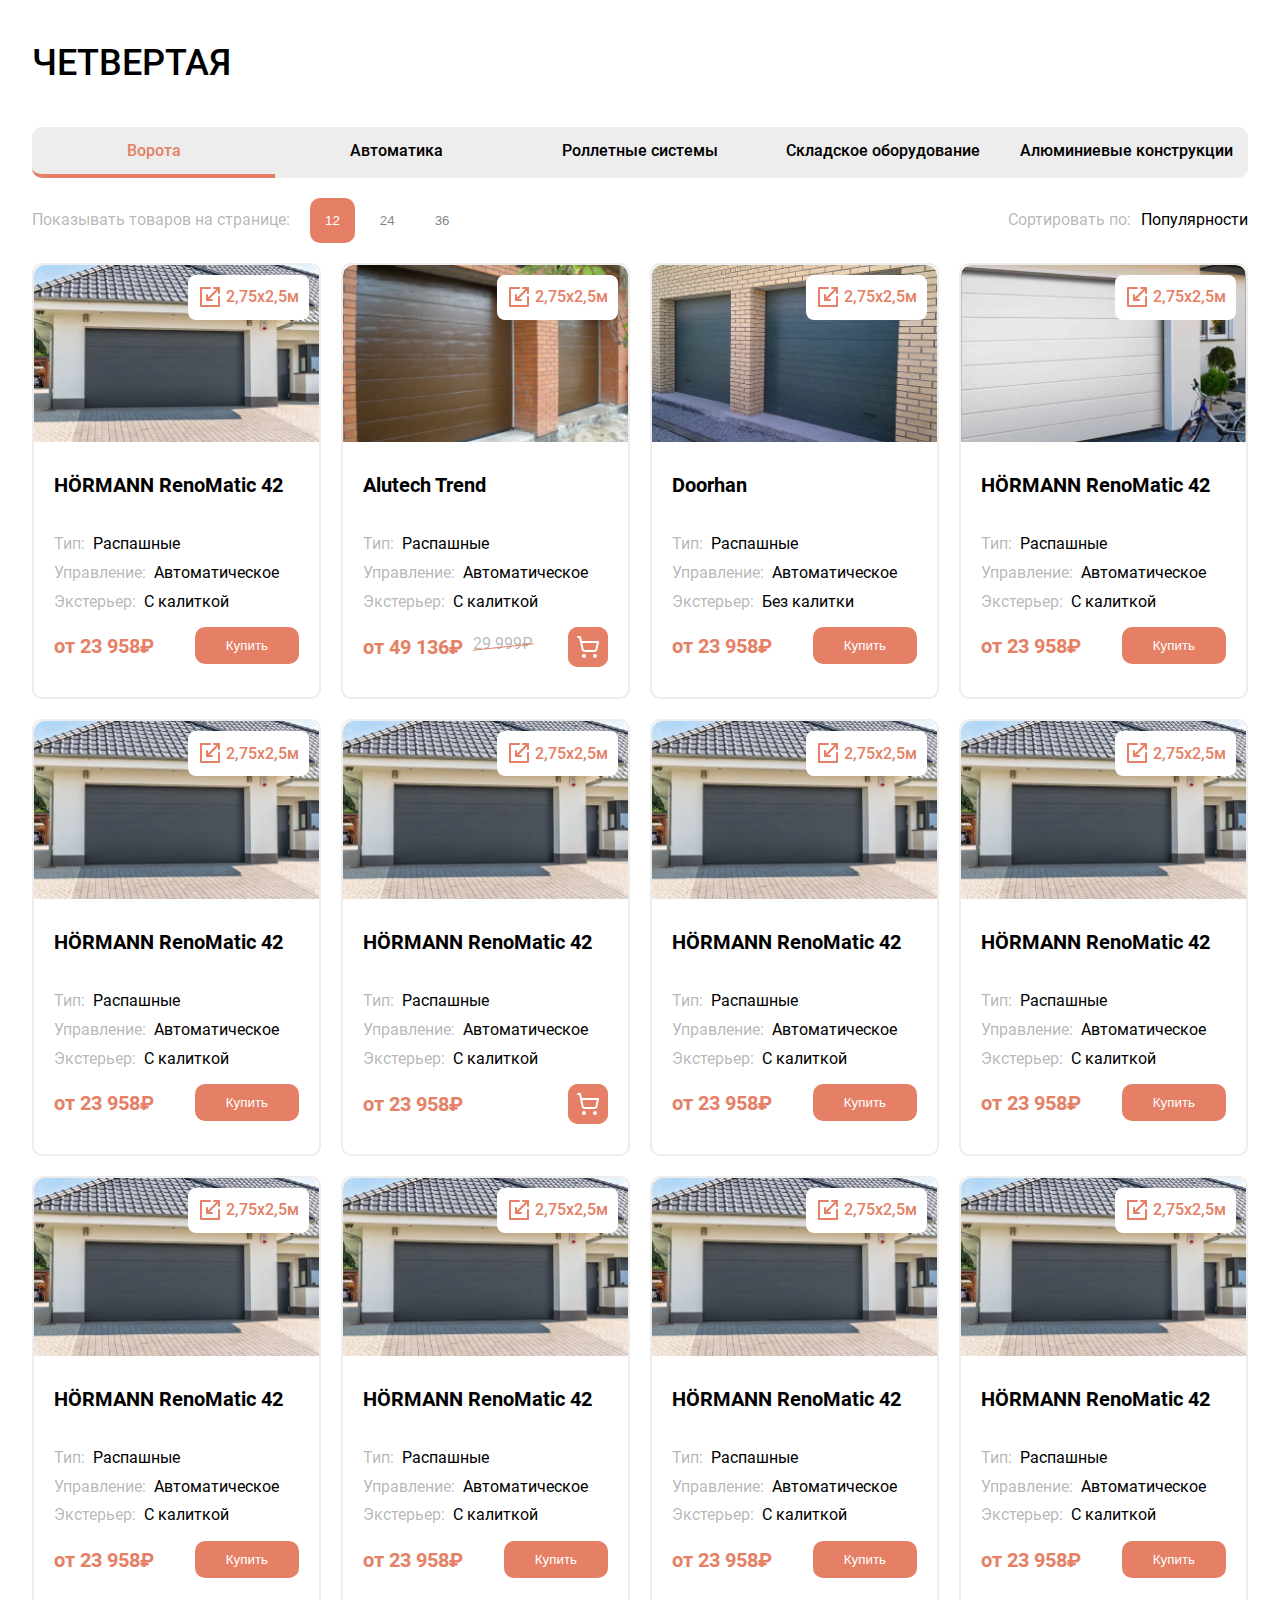
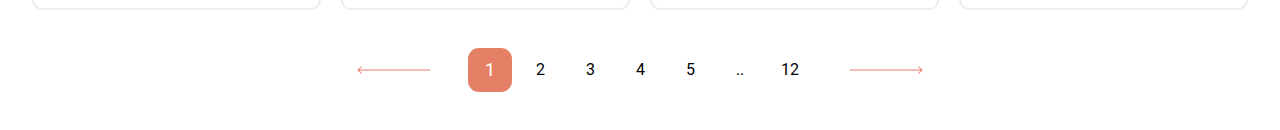
<file: catalog/gates_4.html>
<!DOCTYPE html>
<html lang="ru">

<head>
    <meta charset="UTF-8">
    <meta http-equiv="X-UA-Compatible" content="IE=edge">
    <meta name="viewport" content="width=device-width, initial-scale=1.0">
    <link rel="stylesheet" href="/src/css/style.css">
    <!-- <link rel="stylesheet" href="src/css/popup.css"> -->
    <title>Ворота</title>
</head>

<body>
    <div class="page">
        <main class="main">
            <section class="section">
                <div class="container">
                    <div class="catalog">
                        <h3 class="section__title catalog__title">ЧЕТВЕРТАЯ</h3>
                        <div class="catalog__header">
                            <div class="catalog__header-group-up">
                                <div class="catalog__header-item active">
                                    <a href="#">Ворота</a>
                                </div>
                                <div class="catalog__header-item">
                                    <a href="automation.html">Автоматика</a>
                                </div>
                                <div class="catalog__header-item">
                                    <a href="rollet_systems.html">Роллетные системы</a>
                                </div>
                            </div>
                            <div class="catalog__header-group-down">
                                <div class="catalog__header-item">
                                    <a href="storage_equipment.html">Складское
                                        оборудование</a>
                                </div>
                                <div class="catalog__header-item">
                                    <a href="aluminum_structures.html">Алюминиевые
                                        конструкции</a>
                                </div>
                            </div>

                        </div>
                        <div class="catalog__description">
                            <div class="catalog__description-show">
                                <p class="catalog__description-text opacity">Показывать товаров на странице:</p>
                                <div class="catalog__description-buttons">
                                    <button class="catalog__description-button active" id="show-12">12</button>
                                    <button class="catalog__description-button" id="show-24">24</button>
                                    <button class="catalog__description-button" id="show-36">36</button>
                                </div>
                            </div>
                            <div class="catalog__description-sort">
                                <p class="catalog__description-text opacity">Сортировать по:</p>
                                <p class="catalog__description-text">Популярности</p>
                            </div>

                        </div>
                        <div class="catalog__body">

                            <div class="catalog__card"><a href="/product.html" class="catalog__card-link">
                                    <div class="catalog__card-header">
                                        <div class="catalog__card-image">
                                            <img src="/src/img/hormann_1.png" alt="Изображение товара">
                                        </div>
                                        <div class="catalog__card-description">
                                            <img src="/src/img/inc.svg" alt="increase">
                                            <span class="image-size">2,75х2,5­м</span>
                                        </div>
                                    </div>
                                    <div class="catalog__card-content">
                                        <h4 class="catalog__card-title">HÖRMANN RenoMatic 42</h4>
                                        <p class="catalog__card-info">
                                            <span class="info-name">Тип:</span><span class="info-value">Распашные</span>
                                        </p>
                                        <p class="catalog__card-info">
                                            <span class="info-name">Управление:</span><span
                                                class="info-value">Автоматическое</span>
                                        </p>
                                        <p class="catalog__card-info">
                                            <span class="info-name">Экстерьер:</span><span class="info-value">С
                                                калиткой</span>
                                        </p>
                                        <div class="catalog__card-footer">
                                            <div class="footer__prices">
                                                <span class="footer-price">от 23 958₽</span>
                                            </div>
                                            <button class="button">Купить</button>
                                        </div>
                                    </div>
                                </a></div>
                            <div class="catalog__card">
                                <a href="#" class="catalog__card-link">
                                    <div class="catalog__card-header">
                                        <div class="catalog__card-image">
                                            <img src="/src/img/alutech.png" alt="Изображение товара">
                                        </div>
                                        <div class="catalog__card-description">
                                            <img src="/src/img/inc.svg" alt="increase">
                                            <span class="image-size">2,75х2,5­м</span>
                                        </div>
                                    </div>
                                    <div class="catalog__card-content">
                                        <h4 class="catalog__card-title">Alutech Trend</h4>
                                        <p class="catalog__card-info">
                                            <span class="info-name">Тип:</span><span class="info-value">Распашные</span>
                                        </p>
                                        <p class="catalog__card-info">
                                            <span class="info-name">Управление:</span><span
                                                class="info-value">Автоматическое</span>
                                        </p>
                                        <p class="catalog__card-info">
                                            <span class="info-name">Экстерьер:</span><span class="info-value">С
                                                калиткой</span>
                                        </p>
                                        <div class="catalog__card-footer">
                                            <div class="footer__prices">
                                                <span class="footer-price">от 49 136₽</span>
                                                <span class="footer-discount">29 999₽
                                                    <img src="/src/img/line.svg" alt="">
                                                </span>
                                            </div>
                                            <button class="button button--card footer-image">
                                                <img src="/src/img/buy.svg" alt="Корзина">
                                            </button>

                                            <!-- <button class="button">Купить</button> -->
                                        </div>
                                    </div>
                                </a>
                            </div>
                            <div class="catalog__card"><a href="#" class="catalog__card-link">
                                    <div class="catalog__card-header">
                                        <div class="catalog__card-image">
                                            <img src="/src/img/doorhan.png" alt="Изображение товара">
                                        </div>
                                        <div class="catalog__card-description">
                                            <img src="/src/img/inc.svg" alt="increase">
                                            <span class="image-size">2,75х2,5­м</span>
                                        </div>
                                    </div>
                                    <div class="catalog__card-content">
                                        <h4 class="catalog__card-title">Doorhan</h4>
                                        <p class="catalog__card-info">
                                            <span class="info-name">Тип:</span><span class="info-value">Распашные</span>
                                        </p>
                                        <p class="catalog__card-info">
                                            <span class="info-name">Управление:</span><span
                                                class="info-value">Автоматическое</span>
                                        </p>
                                        <p class="catalog__card-info">
                                            <span class="info-name">Экстерьер:</span><span class="info-value">Без
                                                калитки</span>
                                        </p>
                                        <div class="catalog__card-footer">
                                            <span class="footer-price">от 23 958₽</span>
                                            <button class="button">Купить</button>
                                        </div>
                                    </div>
                                </a></div>
                            <div class="catalog__card"><a href="#" class="catalog__card-link">
                                    <div class="catalog__card-header">
                                        <div class="catalog__card-image">
                                            <img src="/src/img/hormann_2.png" alt="Изображение товара">
                                        </div>
                                        <div class="catalog__card-description">
                                            <img src="/src/img/inc.svg" alt="increase">
                                            <span class="image-size">2,75х2,5­м</span>
                                        </div>
                                    </div>
                                    <div class="catalog__card-content">
                                        <h4 class="catalog__card-title">HÖRMANN RenoMatic 42</h4>
                                        <p class="catalog__card-info">
                                            <span class="info-name">Тип:</span><span class="info-value">Распашные</span>
                                        </p>
                                        <p class="catalog__card-info">
                                            <span class="info-name">Управление:</span><span
                                                class="info-value">Автоматическое</span>
                                        </p>
                                        <p class="catalog__card-info">
                                            <span class="info-name">Экстерьер:</span><span class="info-value">С
                                                калиткой</span>
                                        </p>
                                        <div class="catalog__card-footer">
                                            <span class="footer-price">от 23 958₽</span>
                                            <button class="button">Купить</button>
                                        </div>
                                    </div>
                                </a></div>
                            <div class="catalog__card"><a href="#" class="catalog__card-link">
                                    <div class="catalog__card-header">
                                        <div class="catalog__card-image">
                                            <img src="/src/img/hormann_1.png" alt="Изображение товара">
                                        </div>
                                        <div class="catalog__card-description">
                                            <img src="/src/img/inc.svg" alt="increase">
                                            <span class="image-size">2,75х2,5­м</span>
                                        </div>
                                    </div>
                                    <div class="catalog__card-content">
                                        <h4 class="catalog__card-title">HÖRMANN RenoMatic 42</h4>
                                        <p class="catalog__card-info">
                                            <span class="info-name">Тип:</span><span class="info-value">Распашные</span>
                                        </p>
                                        <p class="catalog__card-info">
                                            <span class="info-name">Управление:</span><span
                                                class="info-value">Автоматическое</span>
                                        </p>
                                        <p class="catalog__card-info">
                                            <span class="info-name">Экстерьер:</span><span class="info-value">С
                                                калиткой</span>
                                        </p>
                                        <div class="catalog__card-footer">
                                            <span class="footer-price">от 23 958₽</span>
                                            <button class="button">Купить</button>
                                        </div>
                                    </div>
                                </a></div>
                            <div class="catalog__card"><a href="#" class="catalog__card-link">
                                    <div class="catalog__card-header">
                                        <div class="catalog__card-image">
                                            <img src="/src/img/hormann_1.png" alt="Изображение товара">
                                        </div>
                                        <div class="catalog__card-description">
                                            <img src="/src/img/inc.svg" alt="increase">
                                            <span class="image-size">2,75х2,5­м</span>
                                        </div>
                                    </div>
                                    <div class="catalog__card-content">
                                        <h4 class="catalog__card-title">HÖRMANN RenoMatic 42</h4>
                                        <p class="catalog__card-info">
                                            <span class="info-name">Тип:</span><span class="info-value">Распашные</span>
                                        </p>
                                        <p class="catalog__card-info">
                                            <span class="info-name">Управление:</span><span
                                                class="info-value">Автоматическое</span>
                                        </p>
                                        <p class="catalog__card-info">
                                            <span class="info-name">Экстерьер:</span><span class="info-value">С
                                                калиткой</span>
                                        </p>
                                        <div class="catalog__card-footer">
                                            <span class="footer-price">от 23 958₽</span>
                                            <button class="button button--card footer-image">
                                                <img src="/src/img/buy.svg" alt="Корзина">
                                            </button>
                                        </div>
                                    </div>
                                </a></div>
                            <div class="catalog__card"><a href="#" class="catalog__card-link">
                                    <div class="catalog__card-header">
                                        <div class="catalog__card-image">
                                            <img src="/src/img/hormann_1.png" alt="Изображение товара">
                                        </div>
                                        <div class="catalog__card-description">
                                            <img src="/src/img/inc.svg" alt="increase">
                                            <span class="image-size">2,75х2,5­м</span>
                                        </div>
                                    </div>
                                    <div class="catalog__card-content">
                                        <h4 class="catalog__card-title">HÖRMANN RenoMatic 42</h4>
                                        <p class="catalog__card-info">
                                            <span class="info-name">Тип:</span><span class="info-value">Распашные</span>
                                        </p>
                                        <p class="catalog__card-info">
                                            <span class="info-name">Управление:</span><span
                                                class="info-value">Автоматическое</span>
                                        </p>
                                        <p class="catalog__card-info">
                                            <span class="info-name">Экстерьер:</span><span class="info-value">С
                                                калиткой</span>
                                        </p>
                                        <div class="catalog__card-footer">
                                            <span class="footer-price">от 23 958₽</span>
                                            <button class="button">Купить</button>
                                        </div>
                                    </div>
                                </a></div>
                            <div class="catalog__card"><a href="#" class="catalog__card-link">
                                    <div class="catalog__card-header">
                                        <div class="catalog__card-image">
                                            <img src="/src/img/hormann_1.png" alt="Изображение товара">
                                        </div>
                                        <div class="catalog__card-description">
                                            <img src="/src/img/inc.svg" alt="increase">
                                            <span class="image-size">2,75х2,5­м</span>
                                        </div>
                                    </div>
                                    <div class="catalog__card-content">
                                        <h4 class="catalog__card-title">HÖRMANN RenoMatic 42</h4>
                                        <p class="catalog__card-info">
                                            <span class="info-name">Тип:</span><span class="info-value">Распашные</span>
                                        </p>
                                        <p class="catalog__card-info">
                                            <span class="info-name">Управление:</span><span
                                                class="info-value">Автоматическое</span>
                                        </p>
                                        <p class="catalog__card-info">
                                            <span class="info-name">Экстерьер:</span><span class="info-value">С
                                                калиткой</span>
                                        </p>
                                        <div class="catalog__card-footer">
                                            <span class="footer-price">от 23 958₽</span>
                                            <button class="button">Купить</button>
                                        </div>
                                    </div>
                                </a></div>
                            <div class="catalog__card"><a href="#" class="catalog__card-link">
                                    <div class="catalog__card-header">
                                        <div class="catalog__card-image">
                                            <img src="/src/img/hormann_1.png" alt="Изображение товара">
                                        </div>
                                        <div class="catalog__card-description">
                                            <img src="/src/img/inc.svg" alt="increase">
                                            <span class="image-size">2,75х2,5­м</span>
                                        </div>
                                    </div>
                                    <div class="catalog__card-content">
                                        <h4 class="catalog__card-title">HÖRMANN RenoMatic 42</h4>
                                        <p class="catalog__card-info">
                                            <span class="info-name">Тип:</span><span class="info-value">Распашные</span>
                                        </p>
                                        <p class="catalog__card-info">
                                            <span class="info-name">Управление:</span><span
                                                class="info-value">Автоматическое</span>
                                        </p>
                                        <p class="catalog__card-info">
                                            <span class="info-name">Экстерьер:</span><span class="info-value">С
                                                калиткой</span>
                                        </p>
                                        <div class="catalog__card-footer">
                                            <span class="footer-price">от 23 958₽</span>
                                            <button class="button">Купить</button>
                                        </div>
                                    </div>
                                </a></div>
                            <div class="catalog__card"><a href="#" class="catalog__card-link">
                                    <div class="catalog__card-header">
                                        <div class="catalog__card-image">
                                            <img src="/src/img/hormann_1.png" alt="Изображение товара">
                                        </div>
                                        <div class="catalog__card-description">
                                            <img src="/src/img/inc.svg" alt="increase">
                                            <span class="image-size">2,75х2,5­м</span>
                                        </div>
                                    </div>
                                    <div class="catalog__card-content">
                                        <h4 class="catalog__card-title">HÖRMANN RenoMatic 42</h4>
                                        <p class="catalog__card-info">
                                            <span class="info-name">Тип:</span><span class="info-value">Распашные</span>
                                        </p>
                                        <p class="catalog__card-info">
                                            <span class="info-name">Управление:</span><span
                                                class="info-value">Автоматическое</span>
                                        </p>
                                        <p class="catalog__card-info">
                                            <span class="info-name">Экстерьер:</span><span class="info-value">С
                                                калиткой</span>
                                        </p>
                                        <div class="catalog__card-footer">
                                            <span class="footer-price">от 23 958₽</span>
                                            <button class="button">Купить</button>
                                        </div>
                                    </div>
                                </a></div>
                            <div class="catalog__card"><a href="#" class="catalog__card-link">
                                    <div class="catalog__card-header">
                                        <div class="catalog__card-image">
                                            <img src="/src/img/hormann_1.png" alt="Изображение товара">
                                        </div>
                                        <div class="catalog__card-description">
                                            <img src="/src/img/inc.svg" alt="increase">
                                            <span class="image-size">2,75х2,5­м</span>
                                        </div>
                                    </div>
                                    <div class="catalog__card-content">
                                        <h4 class="catalog__card-title">HÖRMANN RenoMatic 42</h4>
                                        <p class="catalog__card-info">
                                            <span class="info-name">Тип:</span><span class="info-value">Распашные</span>
                                        </p>
                                        <p class="catalog__card-info">
                                            <span class="info-name">Управление:</span><span
                                                class="info-value">Автоматическое</span>
                                        </p>
                                        <p class="catalog__card-info">
                                            <span class="info-name">Экстерьер:</span><span class="info-value">С
                                                калиткой</span>
                                        </p>
                                        <div class="catalog__card-footer">
                                            <span class="footer-price">от 23 958₽</span>
                                            <button class="button">Купить</button>
                                        </div>
                                    </div>
                                </a></div>
                            <div class="catalog__card"><a href="#" class="catalog__card-link">
                                    <div class="catalog__card-header">
                                        <div class="catalog__card-image">
                                            <img src="/src/img/hormann_1.png" alt="Изображение товара">
                                        </div>
                                        <div class="catalog__card-description">
                                            <img src="/src/img/inc.svg" alt="increase">
                                            <span class="image-size">2,75х2,5­м</span>
                                        </div>
                                    </div>
                                    <div class="catalog__card-content">
                                        <h4 class="catalog__card-title">HÖRMANN RenoMatic 42</h4>
                                        <p class="catalog__card-info">
                                            <span class="info-name">Тип:</span><span class="info-value">Распашные</span>
                                        </p>
                                        <p class="catalog__card-info">
                                            <span class="info-name">Управление:</span><span
                                                class="info-value">Автоматическое</span>
                                        </p>
                                        <p class="catalog__card-info">
                                            <span class="info-name">Экстерьер:</span><span class="info-value">С
                                                калиткой</span>
                                        </p>
                                        <div class="catalog__card-footer">
                                            <span class="footer-price">от 23 958₽</span>
                                            <button class="button">Купить</button>
                                        </div>
                                    </div>
                                </a></div>
                            <div class="catalog__card"><a href="/product.html" class="catalog__card-link">
                                    <div class="catalog__card-header">
                                        <div class="catalog__card-image">
                                            <img src="/src/img/hormann_1.png" alt="Изображение товара">
                                        </div>
                                        <div class="catalog__card-description">
                                            <img src="/src/img/inc.svg" alt="increase">
                                            <span class="image-size">2,75х2,5­м</span>
                                        </div>
                                    </div>
                                    <div class="catalog__card-content">
                                        <h4 class="catalog__card-title">ПОЛУЧИЛОСЬ МАТЬ ТВОЮ</h4>
                                        <p class="catalog__card-info">
                                            <span class="info-name">Тип:</span><span class="info-value">Распашные</span>
                                        </p>
                                        <p class="catalog__card-info">
                                            <span class="info-name">Управление:</span><span
                                                class="info-value">Автоматическое</span>
                                        </p>
                                        <p class="catalog__card-info">
                                            <span class="info-name">Экстерьер:</span><span class="info-value">С
                                                калиткой</span>
                                        </p>
                                        <div class="catalog__card-footer">
                                            <span class="footer-price">от 23 958₽</span>
                                            <button class="button">Купить</button>
                                        </div>
                                    </div>
                                </a></div>
                            <div class="catalog__card">
                                <a href="#" class="catalog__card-link">
                                    <div class="catalog__card-header">
                                        <div class="catalog__card-image">
                                            <img src="/src/img/alutech.png" alt="Изображение товара">
                                        </div>
                                        <div class="catalog__card-description">
                                            <img src="/src/img/inc.svg" alt="increase">
                                            <span class="image-size">2,75х2,5­м</span>
                                        </div>
                                    </div>
                                    <div class="catalog__card-content">
                                        <h4 class="catalog__card-title">Alutech Trend</h4>
                                        <p class="catalog__card-info">
                                            <span class="info-name">Тип:</span><span class="info-value">Распашные</span>
                                        </p>
                                        <p class="catalog__card-info">
                                            <span class="info-name">Управление:</span><span
                                                class="info-value">Автоматическое</span>
                                        </p>
                                        <p class="catalog__card-info">
                                            <span class="info-name">Экстерьер:</span><span class="info-value">С
                                                калиткой</span>
                                        </p>
                                        <div class="catalog__card-footer">
                                            <span class="footer-price">от 49 136₽</span>
                                            <span class="footer-discount">29 999₽
                                                <img src="/src/img/line.svg" alt="">
                                            </span>
                                            <div class="footer-image">
                                                <img src="/src/img/buy.svg" alt="Корзина">
                                            </div>

                                            <!-- <button class="button">Купить</button> -->
                                        </div>
                                    </div>
                                </a>
                            </div>
                            <div class="catalog__card"><a href="#" class="catalog__card-link">
                                    <div class="catalog__card-header">
                                        <div class="catalog__card-image">
                                            <img src="/src/img/doorhan.png" alt="Изображение товара">
                                        </div>
                                        <div class="catalog__card-description">
                                            <img src="/src/img/inc.svg" alt="increase">
                                            <span class="image-size">2,75х2,5­м</span>
                                        </div>
                                    </div>
                                    <div class="catalog__card-content">
                                        <h4 class="catalog__card-title">Doorhan</h4>
                                        <p class="catalog__card-info">
                                            <span class="info-name">Тип:</span><span class="info-value">Распашные</span>
                                        </p>
                                        <p class="catalog__card-info">
                                            <span class="info-name">Управление:</span><span
                                                class="info-value">Автоматическое</span>
                                        </p>
                                        <p class="catalog__card-info">
                                            <span class="info-name">Экстерьер:</span><span class="info-value">Без
                                                калитки</span>
                                        </p>
                                        <div class="catalog__card-footer">
                                            <span class="footer-price">от 23 958₽</span>
                                            <button class="button">Купить</button>
                                        </div>
                                    </div>
                                </a></div>
                            <div class="catalog__card"><a href="#" class="catalog__card-link">
                                    <div class="catalog__card-header">
                                        <div class="catalog__card-image">
                                            <img src="/src/img/hormann_2.png" alt="Изображение товара">
                                        </div>
                                        <div class="catalog__card-description">
                                            <img src="/src/img/inc.svg" alt="increase">
                                            <span class="image-size">2,75х2,5­м</span>
                                        </div>
                                    </div>
                                    <div class="catalog__card-content">
                                        <h4 class="catalog__card-title">HÖRMANN RenoMatic 42</h4>
                                        <p class="catalog__card-info">
                                            <span class="info-name">Тип:</span><span class="info-value">Распашные</span>
                                        </p>
                                        <p class="catalog__card-info">
                                            <span class="info-name">Управление:</span><span
                                                class="info-value">Автоматическое</span>
                                        </p>
                                        <p class="catalog__card-info">
                                            <span class="info-name">Экстерьер:</span><span class="info-value">С
                                                калиткой</span>
                                        </p>
                                        <div class="catalog__card-footer">
                                            <span class="footer-price">от 23 958₽</span>
                                            <button class="button">Купить</button>
                                        </div>
                                    </div>
                                </a></div>
                            <div class="catalog__card"><a href="#" class="catalog__card-link">
                                    <div class="catalog__card-header">
                                        <div class="catalog__card-image">
                                            <img src="/src/img/hormann_1.png" alt="Изображение товара">
                                        </div>
                                        <div class="catalog__card-description">
                                            <img src="/src/img/inc.svg" alt="increase">
                                            <span class="image-size">2,75х2,5­м</span>
                                        </div>
                                    </div>
                                    <div class="catalog__card-content">
                                        <h4 class="catalog__card-title">HÖRMANN RenoMatic 42</h4>
                                        <p class="catalog__card-info">
                                            <span class="info-name">Тип:</span><span class="info-value">Распашные</span>
                                        </p>
                                        <p class="catalog__card-info">
                                            <span class="info-name">Управление:</span><span
                                                class="info-value">Автоматическое</span>
                                        </p>
                                        <p class="catalog__card-info">
                                            <span class="info-name">Экстерьер:</span><span class="info-value">С
                                                калиткой</span>
                                        </p>
                                        <div class="catalog__card-footer">
                                            <span class="footer-price">от 23 958₽</span>
                                            <button class="button">Купить</button>
                                        </div>
                                    </div>
                                </a></div>
                            <div class="catalog__card"><a href="#" class="catalog__card-link">
                                    <div class="catalog__card-header">
                                        <div class="catalog__card-image">
                                            <img src="/src/img/hormann_1.png" alt="Изображение товара">
                                        </div>
                                        <div class="catalog__card-description">
                                            <img src="/src/img/inc.svg" alt="increase">
                                            <span class="image-size">2,75х2,5­м</span>
                                        </div>
                                    </div>
                                    <div class="catalog__card-content">
                                        <h4 class="catalog__card-title">HÖRMANN RenoMatic 42</h4>
                                        <p class="catalog__card-info">
                                            <span class="info-name">Тип:</span><span class="info-value">Распашные</span>
                                        </p>
                                        <p class="catalog__card-info">
                                            <span class="info-name">Управление:</span><span
                                                class="info-value">Автоматическое</span>
                                        </p>
                                        <p class="catalog__card-info">
                                            <span class="info-name">Экстерьер:</span><span class="info-value">С
                                                калиткой</span>
                                        </p>
                                        <div class="catalog__card-footer">
                                            <span class="footer-price">от 23 958₽</span>
                                            <button class="button">Купить</button>
                                        </div>
                                    </div>
                                </a></div>
                            <div class="catalog__card"><a href="#" class="catalog__card-link">
                                    <div class="catalog__card-header">
                                        <div class="catalog__card-image">
                                            <img src="/src/img/hormann_1.png" alt="Изображение товара">
                                        </div>
                                        <div class="catalog__card-description">
                                            <img src="/src/img/inc.svg" alt="increase">
                                            <span class="image-size">2,75х2,5­м</span>
                                        </div>
                                    </div>
                                    <div class="catalog__card-content">
                                        <h4 class="catalog__card-title">HÖRMANN RenoMatic 42</h4>
                                        <p class="catalog__card-info">
                                            <span class="info-name">Тип:</span><span class="info-value">Распашные</span>
                                        </p>
                                        <p class="catalog__card-info">
                                            <span class="info-name">Управление:</span><span
                                                class="info-value">Автоматическое</span>
                                        </p>
                                        <p class="catalog__card-info">
                                            <span class="info-name">Экстерьер:</span><span class="info-value">С
                                                калиткой</span>
                                        </p>
                                        <div class="catalog__card-footer">
                                            <span class="footer-price">от 23 958₽</span>
                                            <button class="button">Купить</button>
                                        </div>
                                    </div>
                                </a></div>
                            <div class="catalog__card"><a href="#" class="catalog__card-link">
                                    <div class="catalog__card-header">
                                        <div class="catalog__card-image">
                                            <img src="/src/img/hormann_1.png" alt="Изображение товара">
                                        </div>
                                        <div class="catalog__card-description">
                                            <img src="/src/img/inc.svg" alt="increase">
                                            <span class="image-size">2,75х2,5­м</span>
                                        </div>
                                    </div>
                                    <div class="catalog__card-content">
                                        <h4 class="catalog__card-title">HÖRMANN RenoMatic 42</h4>
                                        <p class="catalog__card-info">
                                            <span class="info-name">Тип:</span><span class="info-value">Распашные</span>
                                        </p>
                                        <p class="catalog__card-info">
                                            <span class="info-name">Управление:</span><span
                                                class="info-value">Автоматическое</span>
                                        </p>
                                        <p class="catalog__card-info">
                                            <span class="info-name">Экстерьер:</span><span class="info-value">С
                                                калиткой</span>
                                        </p>
                                        <div class="catalog__card-footer">
                                            <span class="footer-price">от 23 958₽</span>
                                            <button class="button">Купить</button>
                                        </div>
                                    </div>
                                </a></div>
                            <div class="catalog__card"><a href="#" class="catalog__card-link">
                                    <div class="catalog__card-header">
                                        <div class="catalog__card-image">
                                            <img src="/src/img/hormann_1.png" alt="Изображение товара">
                                        </div>
                                        <div class="catalog__card-description">
                                            <img src="/src/img/inc.svg" alt="increase">
                                            <span class="image-size">2,75х2,5­м</span>
                                        </div>
                                    </div>
                                    <div class="catalog__card-content">
                                        <h4 class="catalog__card-title">HÖRMANN RenoMatic 42</h4>
                                        <p class="catalog__card-info">
                                            <span class="info-name">Тип:</span><span class="info-value">Распашные</span>
                                        </p>
                                        <p class="catalog__card-info">
                                            <span class="info-name">Управление:</span><span
                                                class="info-value">Автоматическое</span>
                                        </p>
                                        <p class="catalog__card-info">
                                            <span class="info-name">Экстерьер:</span><span class="info-value">С
                                                калиткой</span>
                                        </p>
                                        <div class="catalog__card-footer">
                                            <span class="footer-price">от 23 958₽</span>
                                            <button class="button">Купить</button>
                                        </div>
                                    </div>
                                </a></div>
                            <div class="catalog__card"><a href="#" class="catalog__card-link">
                                    <div class="catalog__card-header">
                                        <div class="catalog__card-image">
                                            <img src="/src/img/hormann_1.png" alt="Изображение товара">
                                        </div>
                                        <div class="catalog__card-description">
                                            <img src="/src/img/inc.svg" alt="increase">
                                            <span class="image-size">2,75х2,5­м</span>
                                        </div>
                                    </div>
                                    <div class="catalog__card-content">
                                        <h4 class="catalog__card-title">HÖRMANN RenoMatic 42</h4>
                                        <p class="catalog__card-info">
                                            <span class="info-name">Тип:</span><span class="info-value">Распашные</span>
                                        </p>
                                        <p class="catalog__card-info">
                                            <span class="info-name">Управление:</span><span
                                                class="info-value">Автоматическое</span>
                                        </p>
                                        <p class="catalog__card-info">
                                            <span class="info-name">Экстерьер:</span><span class="info-value">С
                                                калиткой</span>
                                        </p>
                                        <div class="catalog__card-footer">
                                            <span class="footer-price">от 23 958₽</span>
                                            <button class="button">Купить</button>
                                        </div>
                                    </div>
                                </a></div>
                            <div class="catalog__card"><a href="#" class="catalog__card-link">
                                    <div class="catalog__card-header">
                                        <div class="catalog__card-image">
                                            <img src="/src/img/hormann_1.png" alt="Изображение товара">
                                        </div>
                                        <div class="catalog__card-description">
                                            <img src="/src/img/inc.svg" alt="increase">
                                            <span class="image-size">2,75х2,5­м</span>
                                        </div>
                                    </div>
                                    <div class="catalog__card-content">
                                        <h4 class="catalog__card-title">HÖRMANN RenoMatic 42</h4>
                                        <p class="catalog__card-info">
                                            <span class="info-name">Тип:</span><span class="info-value">Распашные</span>
                                        </p>
                                        <p class="catalog__card-info">
                                            <span class="info-name">Управление:</span><span
                                                class="info-value">Автоматическое</span>
                                        </p>
                                        <p class="catalog__card-info">
                                            <span class="info-name">Экстерьер:</span><span class="info-value">С
                                                калиткой</span>
                                        </p>
                                        <div class="catalog__card-footer">
                                            <span class="footer-price">от 23 958₽</span>
                                            <button class="button">Купить</button>
                                        </div>
                                    </div>
                                </a></div>
                            <div class="catalog__card"><a href="#" class="catalog__card-link">
                                    <div class="catalog__card-header">
                                        <div class="catalog__card-image">
                                            <img src="/src/img/hormann_1.png" alt="Изображение товара">
                                        </div>
                                        <div class="catalog__card-description">
                                            <img src="/src/img/inc.svg" alt="increase">
                                            <span class="image-size">2,75х2,5­м</span>
                                        </div>
                                    </div>
                                    <div class="catalog__card-content">
                                        <h4 class="catalog__card-title">HÖRMANN RenoMatic 42</h4>
                                        <p class="catalog__card-info">
                                            <span class="info-name">Тип:</span><span class="info-value">Распашные</span>
                                        </p>
                                        <p class="catalog__card-info">
                                            <span class="info-name">Управление:</span><span
                                                class="info-value">Автоматическое</span>
                                        </p>
                                        <p class="catalog__card-info">
                                            <span class="info-name">Экстерьер:</span><span class="info-value">С
                                                калиткой</span>
                                        </p>
                                        <div class="catalog__card-footer">
                                            <span class="footer-price">от 23 958₽</span>
                                            <button class="button">Купить</button>
                                        </div>
                                    </div>
                                </a></div>

                            <div class="catalog__card"><a href="product.html" class="catalog__card-link">
                                    <div class="catalog__card-header">
                                        <div class="catalog__card-image">
                                            <img src="/src/img/hormann_1.png" alt="Изображение товара">
                                        </div>
                                        <div class="catalog__card-description">
                                            <img src="/src/img/inc.svg" alt="increase">
                                            <span class="image-size">2,75х2,5­м</span>
                                        </div>
                                    </div>
                                    <div class="catalog__card-content">
                                        <h4 class="catalog__card-title">HÖRMANN RenoMatic 42</h4>
                                        <p class="catalog__card-info">
                                            <span class="info-name">Тип:</span><span class="info-value">Распашные</span>
                                        </p>
                                        <p class="catalog__card-info">
                                            <span class="info-name">Управление:</span><span
                                                class="info-value">Автоматическое</span>
                                        </p>
                                        <p class="catalog__card-info">
                                            <span class="info-name">Экстерьер:</span><span class="info-value">С
                                                калиткой</span>
                                        </p>
                                        <div class="catalog__card-footer">
                                            <span class="footer-price">от 23 958₽</span>
                                            <button class="button">Купить</button>
                                        </div>
                                    </div>
                                </a></div>

                            <div class="catalog__card">
                                <a href="#" class="catalog__card-link">
                                    <div class="catalog__card-header">
                                        <div class="catalog__card-image">
                                            <img src="/src/img/alutech.png" alt="Изображение товара">
                                        </div>
                                        <div class="catalog__card-description">
                                            <img src="/src/img/inc.svg" alt="increase">
                                            <span class="image-size">2,75х2,5­м</span>
                                        </div>
                                    </div>
                                    <div class="catalog__card-content">
                                        <h4 class="catalog__card-title">Alutech Trend</h4>
                                        <p class="catalog__card-info">
                                            <span class="info-name">Тип:</span><span class="info-value">Распашные</span>
                                        </p>
                                        <p class="catalog__card-info">
                                            <span class="info-name">Управление:</span><span
                                                class="info-value">Автоматическое</span>
                                        </p>
                                        <p class="catalog__card-info">
                                            <span class="info-name">Экстерьер:</span><span class="info-value">С
                                                калиткой</span>
                                        </p>
                                        <div class="catalog__card-footer">
                                            <span class="footer-price">от 49 136₽</span>
                                            <span class="footer-discount">29 999₽
                                                <img src="/src/img/line.svg" alt="">
                                            </span>
                                            <div class="footer-image">
                                                <img src="/src/img/buy.svg" alt="Корзина">
                                            </div>

                                            <!-- <button class="button">Купить</button> -->
                                        </div>
                                    </div>
                                </a>
                            </div>

                            <div class="catalog__card"><a href="#" class="catalog__card-link">
                                    <div class="catalog__card-header">
                                        <div class="catalog__card-image">
                                            <img src="/src/img/doorhan.png" alt="Изображение товара">
                                        </div>
                                        <div class="catalog__card-description">
                                            <img src="/src/img/inc.svg" alt="increase">
                                            <span class="image-size">2,75х2,5­м</span>
                                        </div>
                                    </div>
                                    <div class="catalog__card-content">
                                        <h4 class="catalog__card-title">Doorhan</h4>
                                        <p class="catalog__card-info">
                                            <span class="info-name">Тип:</span><span class="info-value">Распашные</span>
                                        </p>
                                        <p class="catalog__card-info">
                                            <span class="info-name">Управление:</span><span
                                                class="info-value">Автоматическое</span>
                                        </p>
                                        <p class="catalog__card-info">
                                            <span class="info-name">Экстерьер:</span><span class="info-value">Без
                                                калитки</span>
                                        </p>
                                        <div class="catalog__card-footer">
                                            <span class="footer-price">от 23 958₽</span>
                                            <button class="button">Купить</button>
                                        </div>
                                    </div>
                                </a></div>

                            <div class="catalog__card"><a href="#" class="catalog__card-link">
                                    <div class="catalog__card-header">
                                        <div class="catalog__card-image">
                                            <img src="/src/img/hormann_2.png" alt="Изображение товара">
                                        </div>
                                        <div class="catalog__card-description">
                                            <img src="/src/img/inc.svg" alt="increase">
                                            <span class="image-size">2,75х2,5­м</span>
                                        </div>
                                    </div>
                                    <div class="catalog__card-content">
                                        <h4 class="catalog__card-title">HÖRMANN RenoMatic 42</h4>
                                        <p class="catalog__card-info">
                                            <span class="info-name">Тип:</span><span class="info-value">Распашные</span>
                                        </p>
                                        <p class="catalog__card-info">
                                            <span class="info-name">Управление:</span><span
                                                class="info-value">Автоматическое</span>
                                        </p>
                                        <p class="catalog__card-info">
                                            <span class="info-name">Экстерьер:</span><span class="info-value">С
                                                калиткой</span>
                                        </p>
                                        <div class="catalog__card-footer">
                                            <span class="footer-price">от 23 958₽</span>
                                            <button class="button">Купить</button>
                                        </div>
                                    </div>
                                </a></div>

                            <div class="catalog__card"><a href="#" class="catalog__card-link">
                                    <div class="catalog__card-header">
                                        <div class="catalog__card-image">
                                            <img src="/src/img/hormann_1.png" alt="Изображение товара">
                                        </div>
                                        <div class="catalog__card-description">
                                            <img src="/src/img/inc.svg" alt="increase">
                                            <span class="image-size">2,75х2,5­м</span>
                                        </div>
                                    </div>
                                    <div class="catalog__card-content">
                                        <h4 class="catalog__card-title">HÖRMANN RenoMatic 42</h4>
                                        <p class="catalog__card-info">
                                            <span class="info-name">Тип:</span><span class="info-value">Распашные</span>
                                        </p>
                                        <p class="catalog__card-info">
                                            <span class="info-name">Управление:</span><span
                                                class="info-value">Автоматическое</span>
                                        </p>
                                        <p class="catalog__card-info">
                                            <span class="info-name">Экстерьер:</span><span class="info-value">С
                                                калиткой</span>
                                        </p>
                                        <div class="catalog__card-footer">
                                            <span class="footer-price">от 23 958₽</span>
                                            <button class="button">Купить</button>
                                        </div>
                                    </div>
                                </a></div>

                            <div class="catalog__card"><a href="#" class="catalog__card-link">
                                    <div class="catalog__card-header">
                                        <div class="catalog__card-image">
                                            <img src="/src/img/hormann_1.png" alt="Изображение товара">
                                        </div>
                                        <div class="catalog__card-description">
                                            <img src="/src/img/inc.svg" alt="increase">
                                            <span class="image-size">2,75х2,5­м</span>
                                        </div>
                                    </div>
                                    <div class="catalog__card-content">
                                        <h4 class="catalog__card-title">HÖRMANN RenoMatic 42</h4>
                                        <p class="catalog__card-info">
                                            <span class="info-name">Тип:</span><span class="info-value">Распашные</span>
                                        </p>
                                        <p class="catalog__card-info">
                                            <span class="info-name">Управление:</span><span
                                                class="info-value">Автоматическое</span>
                                        </p>
                                        <p class="catalog__card-info">
                                            <span class="info-name">Экстерьер:</span><span class="info-value">С
                                                калиткой</span>
                                        </p>
                                        <div class="catalog__card-footer">
                                            <span class="footer-price">от 23 958₽</span>
                                            <button class="button">Купить</button>
                                        </div>
                                    </div>
                                </a></div>

                            <div class="catalog__card"><a href="#" class="catalog__card-link">
                                    <div class="catalog__card-header">
                                        <div class="catalog__card-image">
                                            <img src="/src/img/hormann_1.png" alt="Изображение товара">
                                        </div>
                                        <div class="catalog__card-description">
                                            <img src="/src/img/inc.svg" alt="increase">
                                            <span class="image-size">2,75х2,5­м</span>
                                        </div>
                                    </div>
                                    <div class="catalog__card-content">
                                        <h4 class="catalog__card-title">HÖRMANN RenoMatic 42</h4>
                                        <p class="catalog__card-info">
                                            <span class="info-name">Тип:</span><span class="info-value">Распашные</span>
                                        </p>
                                        <p class="catalog__card-info">
                                            <span class="info-name">Управление:</span><span
                                                class="info-value">Автоматическое</span>
                                        </p>
                                        <p class="catalog__card-info">
                                            <span class="info-name">Экстерьер:</span><span class="info-value">С
                                                калиткой</span>
                                        </p>
                                        <div class="catalog__card-footer">
                                            <span class="footer-price">от 23 958₽</span>
                                            <button class="button">Купить</button>
                                        </div>
                                    </div>
                                </a></div>

                            <div class="catalog__card"><a href="#" class="catalog__card-link">
                                    <div class="catalog__card-header">
                                        <div class="catalog__card-image">
                                            <img src="/src/img/hormann_1.png" alt="Изображение товара">
                                        </div>
                                        <div class="catalog__card-description">
                                            <img src="/src/img/inc.svg" alt="increase">
                                            <span class="image-size">2,75х2,5­м</span>
                                        </div>
                                    </div>
                                    <div class="catalog__card-content">
                                        <h4 class="catalog__card-title">HÖRMANN RenoMatic 42</h4>
                                        <p class="catalog__card-info">
                                            <span class="info-name">Тип:</span><span class="info-value">Распашные</span>
                                        </p>
                                        <p class="catalog__card-info">
                                            <span class="info-name">Управление:</span><span
                                                class="info-value">Автоматическое</span>
                                        </p>
                                        <p class="catalog__card-info">
                                            <span class="info-name">Экстерьер:</span><span class="info-value">С
                                                калиткой</span>
                                        </p>
                                        <div class="catalog__card-footer">
                                            <span class="footer-price">от 23 958₽</span>
                                            <button class="button">Купить</button>
                                        </div>
                                    </div>
                                </a></div>

                            <div class="catalog__card"><a href="#" class="catalog__card-link">
                                    <div class="catalog__card-header">
                                        <div class="catalog__card-image">
                                            <img src="/src/img/hormann_1.png" alt="Изображение товара">
                                        </div>
                                        <div class="catalog__card-description">
                                            <img src="/src/img/inc.svg" alt="increase">
                                            <span class="image-size">2,75х2,5­м</span>
                                        </div>
                                    </div>
                                    <div class="catalog__card-content">
                                        <h4 class="catalog__card-title">HÖRMANN RenoMatic 42</h4>
                                        <p class="catalog__card-info">
                                            <span class="info-name">Тип:</span><span class="info-value">Распашные</span>
                                        </p>
                                        <p class="catalog__card-info">
                                            <span class="info-name">Управление:</span><span
                                                class="info-value">Автоматическое</span>
                                        </p>
                                        <p class="catalog__card-info">
                                            <span class="info-name">Экстерьер:</span><span class="info-value">С
                                                калиткой</span>
                                        </p>
                                        <div class="catalog__card-footer">
                                            <span class="footer-price">от 23 958₽</span>
                                            <button class="button">Купить</button>
                                        </div>
                                    </div>
                                </a></div>

                            <div class="catalog__card"><a href="#" class="catalog__card-link">
                                    <div class="catalog__card-header">
                                        <div class="catalog__card-image">
                                            <img src="/src/img/hormann_1.png" alt="Изображение товара">
                                        </div>
                                        <div class="catalog__card-description">
                                            <img src="/src/img/inc.svg" alt="increase">
                                            <span class="image-size">2,75х2,5­м</span>
                                        </div>
                                    </div>
                                    <div class="catalog__card-content">
                                        <h4 class="catalog__card-title">HÖRMANN RenoMatic 42</h4>
                                        <p class="catalog__card-info">
                                            <span class="info-name">Тип:</span><span class="info-value">Распашные</span>
                                        </p>
                                        <p class="catalog__card-info">
                                            <span class="info-name">Управление:</span><span
                                                class="info-value">Автоматическое</span>
                                        </p>
                                        <p class="catalog__card-info">
                                            <span class="info-name">Экстерьер:</span><span class="info-value">С
                                                калиткой</span>
                                        </p>
                                        <div class="catalog__card-footer">
                                            <span class="footer-price">от 23 958₽</span>
                                            <button class="button">Купить</button>
                                        </div>
                                    </div>
                                </a></div>

                            <div class="catalog__card"><a href="#" class="catalog__card-link">
                                    <div class="catalog__card-header">
                                        <div class="catalog__card-image">
                                            <img src="/src/img/hormann_1.png" alt="Изображение товара">
                                        </div>
                                        <div class="catalog__card-description">
                                            <img src="/src/img/inc.svg" alt="increase">
                                            <span class="image-size">2,75х2,5­м</span>
                                        </div>
                                    </div>
                                    <div class="catalog__card-content">
                                        <h4 class="catalog__card-title">HÖRMANN RenoMatic 42</h4>
                                        <p class="catalog__card-info">
                                            <span class="info-name">Тип:</span><span class="info-value">Распашные</span>
                                        </p>
                                        <p class="catalog__card-info">
                                            <span class="info-name">Управление:</span><span
                                                class="info-value">Автоматическое</span>
                                        </p>
                                        <p class="catalog__card-info">
                                            <span class="info-name">Экстерьер:</span><span class="info-value">С
                                                калиткой</span>
                                        </p>
                                        <div class="catalog__card-footer">
                                            <span class="footer-price">от 23 958₽</span>
                                            <button class="button">Купить</button>
                                        </div>
                                    </div>
                                </a></div>

                            <div class="catalog__card"><a href="#" class="catalog__card-link">
                                    <div class="catalog__card-header">
                                        <div class="catalog__card-image">
                                            <img src="/src/img/hormann_1.png" alt="Изображение товара">
                                        </div>
                                        <div class="catalog__card-description">
                                            <img src="/src/img/inc.svg" alt="increase">
                                            <span class="image-size">2,75х2,5­м</span>
                                        </div>
                                    </div>
                                    <div class="catalog__card-content">
                                        <h4 class="catalog__card-title">HÖRMANN RenoMatic 42</h4>
                                        <p class="catalog__card-info">
                                            <span class="info-name">Тип:</span><span class="info-value">Распашные</span>
                                        </p>
                                        <p class="catalog__card-info">
                                            <span class="info-name">Управление:</span><span
                                                class="info-value">Автоматическое</span>
                                        </p>
                                        <p class="catalog__card-info">
                                            <span class="info-name">Экстерьер:</span><span class="info-value">С
                                                калиткой</span>
                                        </p>
                                        <div class="catalog__card-footer">
                                            <span class="footer-price">от 23 958₽</span>
                                            <button class="button">Купить</button>
                                        </div>
                                    </div>
                                </a></div>

                        </div>
                        <div class="catalog__footer">
                            <div class="catalog__footer-image">
                                <img src="/src/img/aleft.svg" alt="">
                            </div>
                            <div class="catalog__number-pages">
                                <a class="catalog__number-count active" href="#">1</a>
                                <a class="catalog__number-count" href="#">2</a>
                                <a class="catalog__number-count" href="#">3</a>
                                <a class="catalog__number-count" href="#">4</a>
                                <a class="catalog__number-count" href="#">5</a>
                                <a class="catalog__number-count" href="#">..</a>
                                <a class="catalog__number-count" href="#">12</a>
                            </div>
                            <div class="catalog__footer-image">
                                <img src="/src/img/aright.svg" alt="">
                            </div>
                        </div>
                    </div>
                </div>
            </section>
        </main>
    </div>
    <script src="https://code.jquery.com/jquery-3.6.1.js"
        integrity="sha256-3zlB5s2uwoUzrXK3BT7AX3FyvojsraNFxCc2vC/7pNI=" crossorigin="anonymous"></script>
    <script src="/js/index.js"></script>
    <script src="/js/show.js"></script>

</body>

</html>
</file>
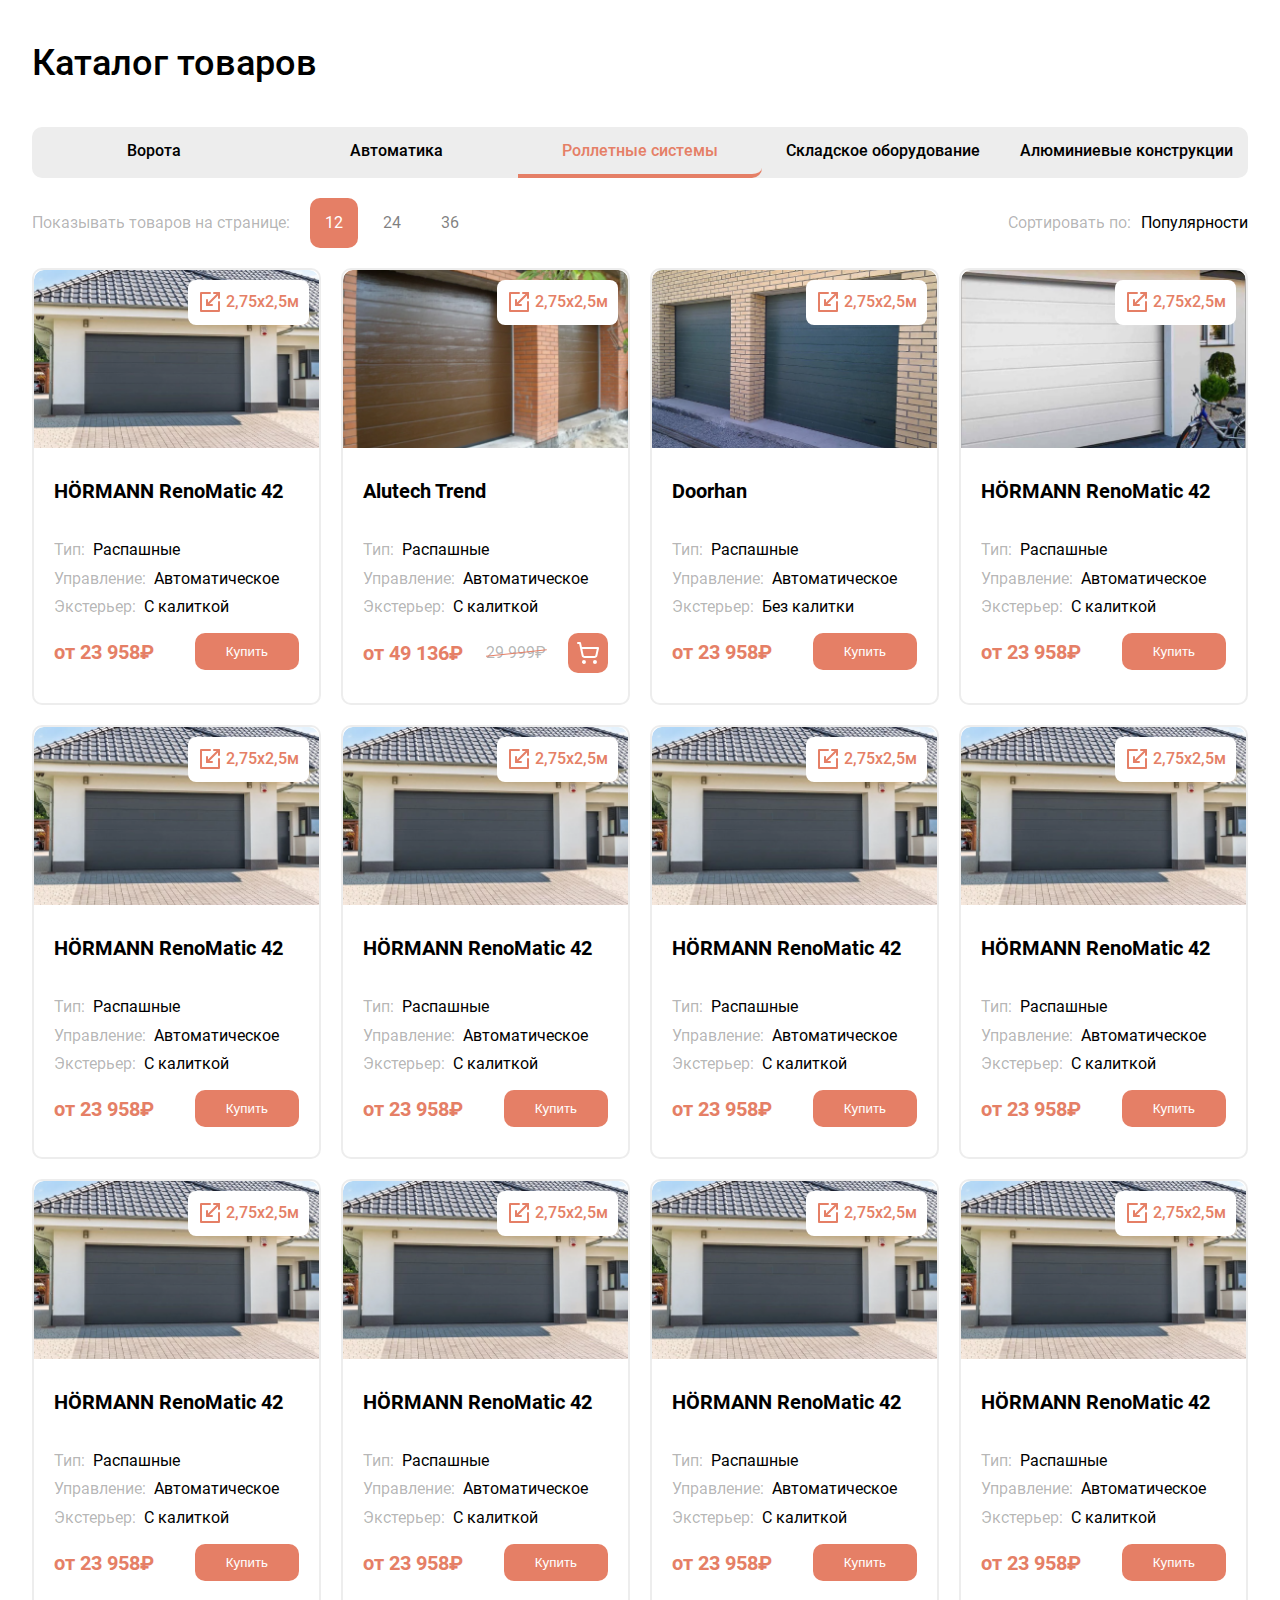
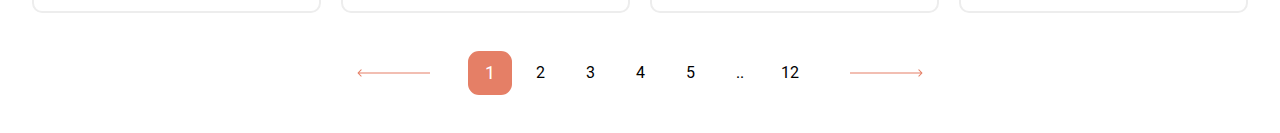
<file: catalog/rollet_systems.html>
<!DOCTYPE html>
<html lang="ru">

<head>
    <meta charset="UTF-8">
    <meta http-equiv="X-UA-Compatible" content="IE=edge">
    <meta name="viewport" content="width=device-width, initial-scale=1.0">
    <link rel="stylesheet" href="/src/css/style.css">
    <!-- <link rel="stylesheet" href="src/css/popup.css"> -->
    <title>Роллетные системы</title>
</head>

<body>
    <div class="page">
        <main class="main">
            <section class="section">
                <div class="container">
                    <div class="catalog">
                        <h3 class="section__title catalog__title">Каталог товаров</h3>
                        <div class="catalog__header">
                            <div class="catalog__header-group-up">
                                <div class="catalog__header-item">
                                    <a href="gates.html">Ворота</a>
                                </div>
                                <div class="catalog__header-item">
                                    <a href="automation.html">Автоматика</a>
                                </div>
                                <div class="catalog__header-item active">
                                    <a href="rollet_systems.html">Роллетные системы</a>
                                </div>
                            </div>
                            <div class="catalog__header-group-down">
                                <div class="catalog__header-item">
                                    <a href="storage_equipment.html">Складское
                                        оборудование</a>
                                </div>
                                <div class="catalog__header-item">
                                    <a href="aluminum_structures.html">Алюминиевые
                                        конструкции</a>
                                </div>
                            </div>

                        </div>
                        <div class="catalog__description">
                            <div class="catalog__description-show">
                                <p class="catalog__description-text opacity">Показывать товаров на странице:</p>
                                <div class="catalog__description-buttons">
                                    <p class="catalog__description-button active">12</p>
                                    <p class="catalog__description-button">24</p>
                                    <p class="catalog__description-button">36</p>
                                </div>
                            </div>
                            <div class="catalog__description-sort">
                                <p class="catalog__description-text opacity">Сортировать по:</p>
                                <p class="catalog__description-text">Популярности</p>
                            </div>

                        </div>
                        <div class="catalog__body">

                            <div class="catalog__card"><a href="product.html" class="catalog__card-link">
                                    <div class="catalog__card-header">
                                        <div class="catalog__card-image">
                                            <img src="/src/img/hormann_1.png" alt="Изображение товара">
                                        </div>
                                        <div class="catalog__card-description">
                                            <img src="/src/img/inc.svg" alt="increase">
                                            <span class="image-size">2,75х2,5­м</span>
                                        </div>
                                    </div>
                                    <div class="catalog__card-content">
                                        <h4 class="catalog__card-title">HÖRMANN RenoMatic 42</h4>
                                        <p class="catalog__card-info">
                                            <span class="info-name">Тип:</span><span class="info-value">Распашные</span>
                                        </p>
                                        <p class="catalog__card-info">
                                            <span class="info-name">Управление:</span><span
                                                class="info-value">Автоматическое</span>
                                        </p>
                                        <p class="catalog__card-info">
                                            <span class="info-name">Экстерьер:</span><span class="info-value">С
                                                калиткой</span>
                                        </p>
                                        <div class="catalog__card-footer">
                                            <span class="footer-price">от 23 958₽</span>
                                            <button class="button">Купить</button>
                                        </div>
                                    </div>
                                </a></div>


                            <div class="catalog__card">
                                <a href="#" class="catalog__card-link">
                                    <div class="catalog__card-header">
                                        <div class="catalog__card-image">
                                            <img src="/src/img/alutech.png" alt="Изображение товара">
                                        </div>
                                        <div class="catalog__card-description">
                                            <img src="/src/img/inc.svg" alt="increase">
                                            <span class="image-size">2,75х2,5­м</span>
                                        </div>
                                    </div>
                                    <div class="catalog__card-content">
                                        <h4 class="catalog__card-title">Alutech Trend</h4>
                                        <p class="catalog__card-info">
                                            <span class="info-name">Тип:</span><span class="info-value">Распашные</span>
                                        </p>
                                        <p class="catalog__card-info">
                                            <span class="info-name">Управление:</span><span
                                                class="info-value">Автоматическое</span>
                                        </p>
                                        <p class="catalog__card-info">
                                            <span class="info-name">Экстерьер:</span><span class="info-value">С
                                                калиткой</span>
                                        </p>
                                        <div class="catalog__card-footer">
                                            <span class="footer-price">от 49 136₽</span>
                                            <span class="footer-discount">29 999₽
                                                <img src="/src/img/line.svg" alt="">
                                            </span>
                                            <div class="footer-image">
                                                <img src="/src/img/buy.svg" alt="Корзина">
                                            </div>

                                            <!-- <button class="button">Купить</button> -->
                                        </div>
                                    </div>
                                </a>
                            </div>


                            <div class="catalog__card"><a href="#" class="catalog__card-link">
                                    <div class="catalog__card-header">
                                        <div class="catalog__card-image">
                                            <img src="/src/img/doorhan.png" alt="Изображение товара">
                                        </div>
                                        <div class="catalog__card-description">
                                            <img src="/src/img/inc.svg" alt="increase">
                                            <span class="image-size">2,75х2,5­м</span>
                                        </div>
                                    </div>
                                    <div class="catalog__card-content">
                                        <h4 class="catalog__card-title">Doorhan</h4>
                                        <p class="catalog__card-info">
                                            <span class="info-name">Тип:</span><span class="info-value">Распашные</span>
                                        </p>
                                        <p class="catalog__card-info">
                                            <span class="info-name">Управление:</span><span
                                                class="info-value">Автоматическое</span>
                                        </p>
                                        <p class="catalog__card-info">
                                            <span class="info-name">Экстерьер:</span><span class="info-value">Без
                                                калитки</span>
                                        </p>
                                        <div class="catalog__card-footer">
                                            <span class="footer-price">от 23 958₽</span>
                                            <button class="button">Купить</button>
                                        </div>
                                    </div>
                                </a></div>


                            <div class="catalog__card"><a href="#" class="catalog__card-link">
                                    <div class="catalog__card-header">
                                        <div class="catalog__card-image">
                                            <img src="/src/img/hormann_2.png" alt="Изображение товара">
                                        </div>
                                        <div class="catalog__card-description">
                                            <img src="/src/img/inc.svg" alt="increase">
                                            <span class="image-size">2,75х2,5­м</span>
                                        </div>
                                    </div>
                                    <div class="catalog__card-content">
                                        <h4 class="catalog__card-title">HÖRMANN RenoMatic 42</h4>
                                        <p class="catalog__card-info">
                                            <span class="info-name">Тип:</span><span class="info-value">Распашные</span>
                                        </p>
                                        <p class="catalog__card-info">
                                            <span class="info-name">Управление:</span><span
                                                class="info-value">Автоматическое</span>
                                        </p>
                                        <p class="catalog__card-info">
                                            <span class="info-name">Экстерьер:</span><span class="info-value">С
                                                калиткой</span>
                                        </p>
                                        <div class="catalog__card-footer">
                                            <span class="footer-price">от 23 958₽</span>
                                            <button class="button">Купить</button>
                                        </div>
                                    </div>
                                </a></div>


                            <div class="catalog__card"><a href="#" class="catalog__card-link">
                                    <div class="catalog__card-header">
                                        <div class="catalog__card-image">
                                            <img src="/src/img/hormann_1.png" alt="Изображение товара">
                                        </div>
                                        <div class="catalog__card-description">
                                            <img src="/src/img/inc.svg" alt="increase">
                                            <span class="image-size">2,75х2,5­м</span>
                                        </div>
                                    </div>
                                    <div class="catalog__card-content">
                                        <h4 class="catalog__card-title">HÖRMANN RenoMatic 42</h4>
                                        <p class="catalog__card-info">
                                            <span class="info-name">Тип:</span><span class="info-value">Распашные</span>
                                        </p>
                                        <p class="catalog__card-info">
                                            <span class="info-name">Управление:</span><span
                                                class="info-value">Автоматическое</span>
                                        </p>
                                        <p class="catalog__card-info">
                                            <span class="info-name">Экстерьер:</span><span class="info-value">С
                                                калиткой</span>
                                        </p>
                                        <div class="catalog__card-footer">
                                            <span class="footer-price">от 23 958₽</span>
                                            <button class="button">Купить</button>
                                        </div>
                                    </div>
                                </a></div>


                            <div class="catalog__card"><a href="#" class="catalog__card-link">
                                    <div class="catalog__card-header">
                                        <div class="catalog__card-image">
                                            <img src="/src/img/hormann_1.png" alt="Изображение товара">
                                        </div>
                                        <div class="catalog__card-description">
                                            <img src="/src/img/inc.svg" alt="increase">
                                            <span class="image-size">2,75х2,5­м</span>
                                        </div>
                                    </div>
                                    <div class="catalog__card-content">
                                        <h4 class="catalog__card-title">HÖRMANN RenoMatic 42</h4>
                                        <p class="catalog__card-info">
                                            <span class="info-name">Тип:</span><span class="info-value">Распашные</span>
                                        </p>
                                        <p class="catalog__card-info">
                                            <span class="info-name">Управление:</span><span
                                                class="info-value">Автоматическое</span>
                                        </p>
                                        <p class="catalog__card-info">
                                            <span class="info-name">Экстерьер:</span><span class="info-value">С
                                                калиткой</span>
                                        </p>
                                        <div class="catalog__card-footer">
                                            <span class="footer-price">от 23 958₽</span>
                                            <button class="button">Купить</button>
                                        </div>
                                    </div>
                                </a></div>


                            <div class="catalog__card"><a href="#" class="catalog__card-link">
                                    <div class="catalog__card-header">
                                        <div class="catalog__card-image">
                                            <img src="/src/img/hormann_1.png" alt="Изображение товара">
                                        </div>
                                        <div class="catalog__card-description">
                                            <img src="/src/img/inc.svg" alt="increase">
                                            <span class="image-size">2,75х2,5­м</span>
                                        </div>
                                    </div>
                                    <div class="catalog__card-content">
                                        <h4 class="catalog__card-title">HÖRMANN RenoMatic 42</h4>
                                        <p class="catalog__card-info">
                                            <span class="info-name">Тип:</span><span class="info-value">Распашные</span>
                                        </p>
                                        <p class="catalog__card-info">
                                            <span class="info-name">Управление:</span><span
                                                class="info-value">Автоматическое</span>
                                        </p>
                                        <p class="catalog__card-info">
                                            <span class="info-name">Экстерьер:</span><span class="info-value">С
                                                калиткой</span>
                                        </p>
                                        <div class="catalog__card-footer">
                                            <span class="footer-price">от 23 958₽</span>
                                            <button class="button">Купить</button>
                                        </div>
                                    </div>
                                </a></div>


                            <div class="catalog__card"><a href="#" class="catalog__card-link">
                                    <div class="catalog__card-header">
                                        <div class="catalog__card-image">
                                            <img src="/src/img/hormann_1.png" alt="Изображение товара">
                                        </div>
                                        <div class="catalog__card-description">
                                            <img src="/src/img/inc.svg" alt="increase">
                                            <span class="image-size">2,75х2,5­м</span>
                                        </div>
                                    </div>
                                    <div class="catalog__card-content">
                                        <h4 class="catalog__card-title">HÖRMANN RenoMatic 42</h4>
                                        <p class="catalog__card-info">
                                            <span class="info-name">Тип:</span><span class="info-value">Распашные</span>
                                        </p>
                                        <p class="catalog__card-info">
                                            <span class="info-name">Управление:</span><span
                                                class="info-value">Автоматическое</span>
                                        </p>
                                        <p class="catalog__card-info">
                                            <span class="info-name">Экстерьер:</span><span class="info-value">С
                                                калиткой</span>
                                        </p>
                                        <div class="catalog__card-footer">
                                            <span class="footer-price">от 23 958₽</span>
                                            <button class="button">Купить</button>
                                        </div>
                                    </div>
                                </a></div>


                            <div class="catalog__card"><a href="#" class="catalog__card-link">
                                    <div class="catalog__card-header">
                                        <div class="catalog__card-image">
                                            <img src="/src/img/hormann_1.png" alt="Изображение товара">
                                        </div>
                                        <div class="catalog__card-description">
                                            <img src="/src/img/inc.svg" alt="increase">
                                            <span class="image-size">2,75х2,5­м</span>
                                        </div>
                                    </div>
                                    <div class="catalog__card-content">
                                        <h4 class="catalog__card-title">HÖRMANN RenoMatic 42</h4>
                                        <p class="catalog__card-info">
                                            <span class="info-name">Тип:</span><span class="info-value">Распашные</span>
                                        </p>
                                        <p class="catalog__card-info">
                                            <span class="info-name">Управление:</span><span
                                                class="info-value">Автоматическое</span>
                                        </p>
                                        <p class="catalog__card-info">
                                            <span class="info-name">Экстерьер:</span><span class="info-value">С
                                                калиткой</span>
                                        </p>
                                        <div class="catalog__card-footer">
                                            <span class="footer-price">от 23 958₽</span>
                                            <button class="button">Купить</button>
                                        </div>
                                    </div>
                                </a></div>


                            <div class="catalog__card"><a href="#" class="catalog__card-link">
                                    <div class="catalog__card-header">
                                        <div class="catalog__card-image">
                                            <img src="/src/img/hormann_1.png" alt="Изображение товара">
                                        </div>
                                        <div class="catalog__card-description">
                                            <img src="/src/img/inc.svg" alt="increase">
                                            <span class="image-size">2,75х2,5­м</span>
                                        </div>
                                    </div>
                                    <div class="catalog__card-content">
                                        <h4 class="catalog__card-title">HÖRMANN RenoMatic 42</h4>
                                        <p class="catalog__card-info">
                                            <span class="info-name">Тип:</span><span class="info-value">Распашные</span>
                                        </p>
                                        <p class="catalog__card-info">
                                            <span class="info-name">Управление:</span><span
                                                class="info-value">Автоматическое</span>
                                        </p>
                                        <p class="catalog__card-info">
                                            <span class="info-name">Экстерьер:</span><span class="info-value">С
                                                калиткой</span>
                                        </p>
                                        <div class="catalog__card-footer">
                                            <span class="footer-price">от 23 958₽</span>
                                            <button class="button">Купить</button>
                                        </div>
                                    </div>
                                </a></div>


                            <div class="catalog__card"><a href="#" class="catalog__card-link">
                                    <div class="catalog__card-header">
                                        <div class="catalog__card-image">
                                            <img src="/src/img/hormann_1.png" alt="Изображение товара">
                                        </div>
                                        <div class="catalog__card-description">
                                            <img src="/src/img/inc.svg" alt="increase">
                                            <span class="image-size">2,75х2,5­м</span>
                                        </div>
                                    </div>
                                    <div class="catalog__card-content">
                                        <h4 class="catalog__card-title">HÖRMANN RenoMatic 42</h4>
                                        <p class="catalog__card-info">
                                            <span class="info-name">Тип:</span><span class="info-value">Распашные</span>
                                        </p>
                                        <p class="catalog__card-info">
                                            <span class="info-name">Управление:</span><span
                                                class="info-value">Автоматическое</span>
                                        </p>
                                        <p class="catalog__card-info">
                                            <span class="info-name">Экстерьер:</span><span class="info-value">С
                                                калиткой</span>
                                        </p>
                                        <div class="catalog__card-footer">
                                            <span class="footer-price">от 23 958₽</span>
                                            <button class="button">Купить</button>
                                        </div>
                                    </div>
                                </a></div>


                            <div class="catalog__card"><a href="#" class="catalog__card-link">
                                    <div class="catalog__card-header">
                                        <div class="catalog__card-image">
                                            <img src="/src/img/hormann_1.png" alt="Изображение товара">
                                        </div>
                                        <div class="catalog__card-description">
                                            <img src="/src/img/inc.svg" alt="increase">
                                            <span class="image-size">2,75х2,5­м</span>
                                        </div>
                                    </div>
                                    <div class="catalog__card-content">
                                        <h4 class="catalog__card-title">HÖRMANN RenoMatic 42</h4>
                                        <p class="catalog__card-info">
                                            <span class="info-name">Тип:</span><span class="info-value">Распашные</span>
                                        </p>
                                        <p class="catalog__card-info">
                                            <span class="info-name">Управление:</span><span
                                                class="info-value">Автоматическое</span>
                                        </p>
                                        <p class="catalog__card-info">
                                            <span class="info-name">Экстерьер:</span><span class="info-value">С
                                                калиткой</span>
                                        </p>
                                        <div class="catalog__card-footer">
                                            <span class="footer-price">от 23 958₽</span>
                                            <button class="button">Купить</button>
                                        </div>
                                    </div>
                                </a></div>

                        </div>
                        <div class="catalog__footer">
                            <div class="catalog__footer-image">
                                <img src="/src/img/aleft.svg" alt="">
                            </div>
                            <div class="catalog__number-pages">
                                <a class="catalog__number-count active" href="#">1</a>
                                <a class="catalog__number-count" href="#">2</a>
                                <a class="catalog__number-count" href="#">3</a>
                                <a class="catalog__number-count" href="#">4</a>
                                <a class="catalog__number-count" href="#">5</a>
                                <a class="catalog__number-count" href="#">..</a>
                                <a class="catalog__number-count" href="#">12</a>
                            </div>
                            <div class="catalog__footer-image">
                                <img src="/src/img/aright.svg" alt="">
                            </div>
                        </div>
                    </div>
                </div>
            </section>
        </main>
    </div>
    <!-- <div class="popup">
        <div class="popup__body">
            <div class="popup__content">
                <h2 class="popup__title">Оставьте свои данные для связи</h2>
                <a href="#" class="popup__close">
                    <svg xmlns="http://www.w3.org/2000/svg" width="14" height="14" viewBox="0 0 14 14" fill="none"
                        class="to-svg">
                        <rect width="1.97988" height="17.8189" rx="0.98994"
                            transform="matrix(0.707109 0.707105 -0.707109 0.707105 12.6 0.000244141)" fill="#1298BD">
                        </rect>

                        <rect width="1.97988" height="17.8189" rx="0.98994"
                            transform="matrix(-0.707109 0.707105 -0.707109 -0.707105 14 12.5999)" fill="#1298BD">
                        </rect>
                    </svg>
                </a>
                <div class="popup__form">
                    <form action="#" id="form" class="popup__form-body">
                        <div class="popup__form-item">
                            <label for="formName" class="popup__form-label">Имя*:</label>
                            <input id="formName" type="text" name="name" class="popup__form-input _req">
                        </div>
                        <div class="popup__form-item">
                            <label for="formEmail" class="popup__form-label">E-mail*:</label>
                            <input id="formEmail" type="text" name="email" class="popup__form-input _req _email">
                        </div>
                        <div class="popup__form-item">
                            <div class="checkbox">
                                <input id="formAgreement" checked type="checkbox" name="agreement"
                                    class="checkbox__input _req">
                                <label for="formAgreement" class="checkbox__label"><span>Отправляя форму,
                                        вы соглашаетесь на обработку <a href="src/personal.pdf"
                                            target="_blank">персональных данных</a></span></label>
                            </div>
                        </div>
                        <button type="submit"
                            class="button button-blue popup__form-button button-submit"><i>Отправить</i><span></span>
                        </button>
                    </form>
                </div>
            </div>
        </div>
    </div> -->
    <script src="https://code.jquery.com/jquery-3.6.1.js"
        integrity="sha256-3zlB5s2uwoUzrXK3BT7AX3FyvojsraNFxCc2vC/7pNI=" crossorigin="anonymous"></script>
    <script src="/js/index.js"></script>
    <script src="/js/show.js"></script>
</body>

</html>
</file>
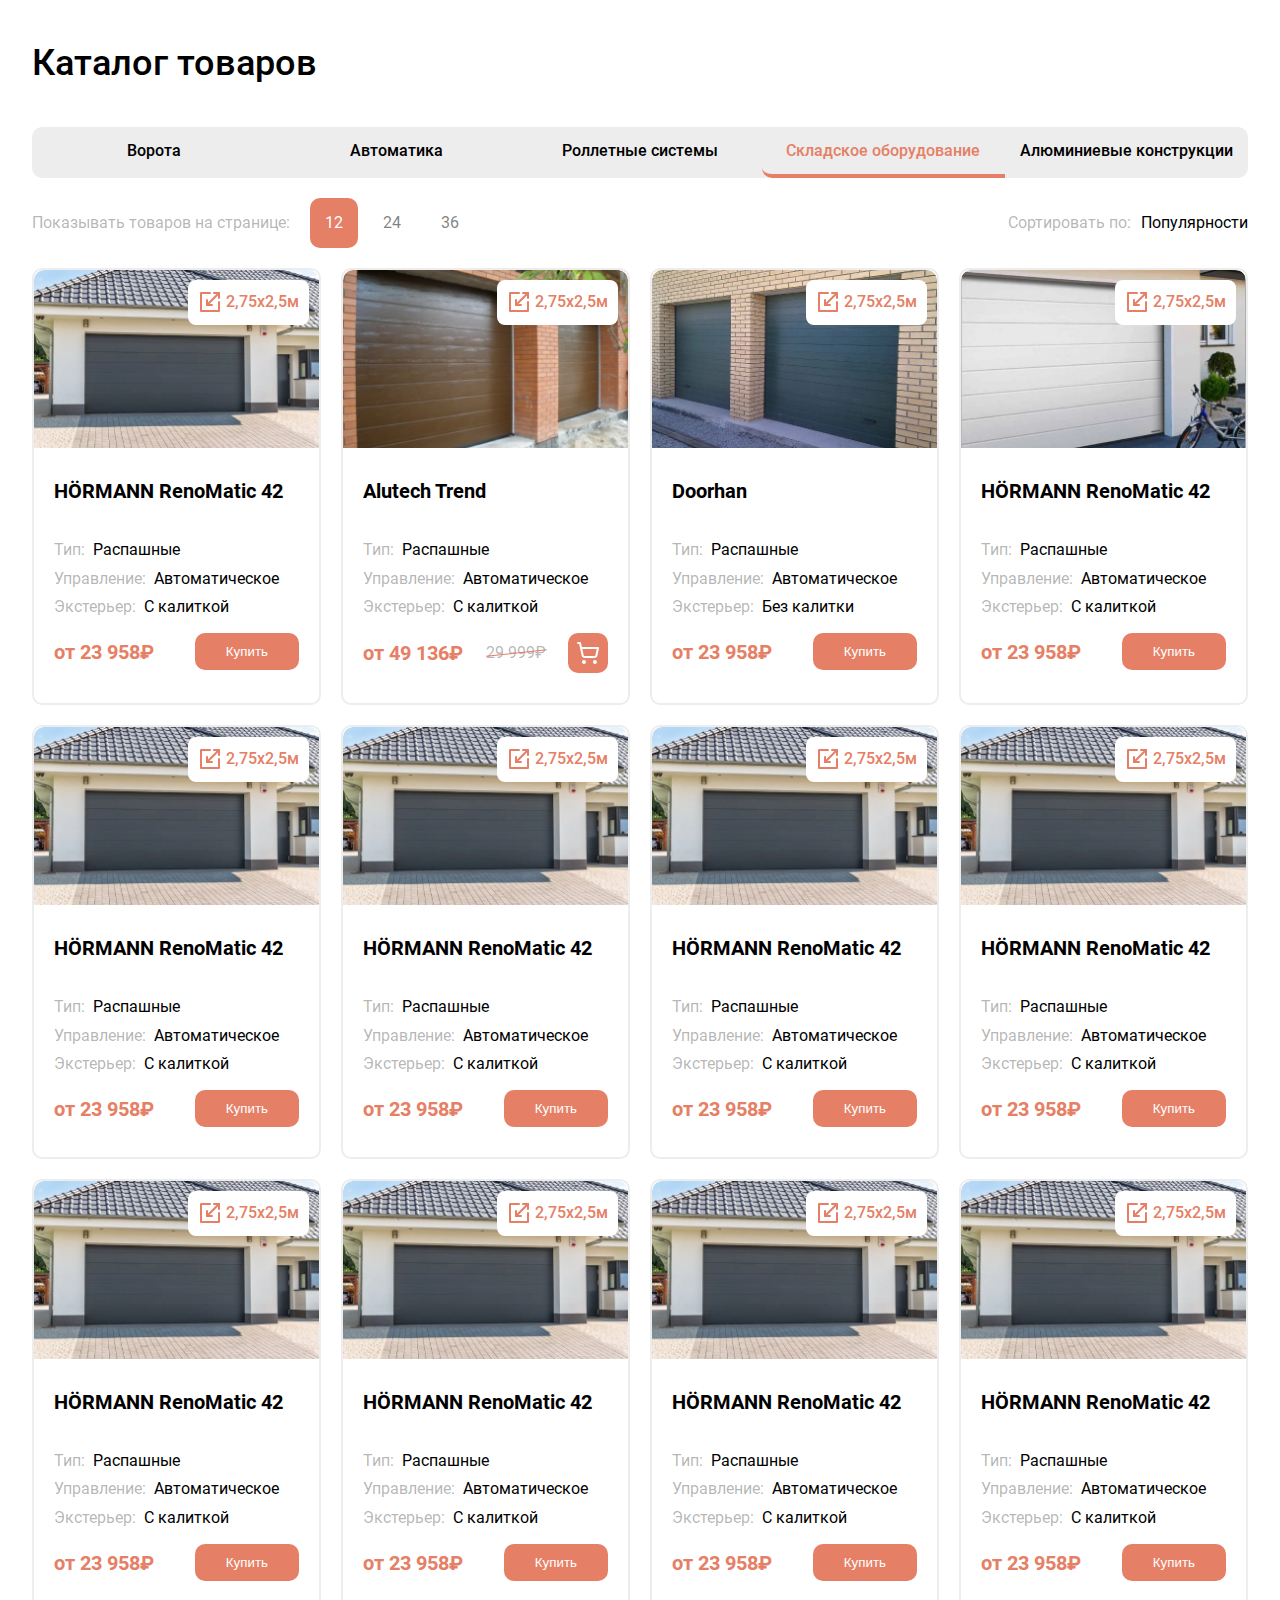
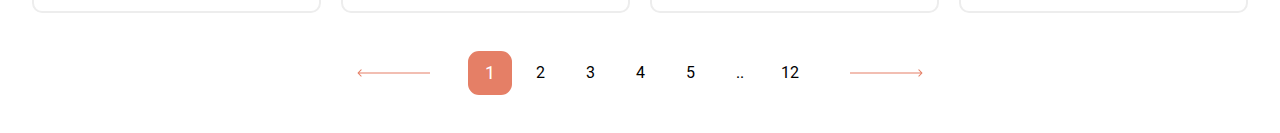
<file: catalog/storage_equipment.html>
<!DOCTYPE html>
<html lang="ru">

<head>
    <meta charset="UTF-8">
    <meta http-equiv="X-UA-Compatible" content="IE=edge">
    <meta name="viewport" content="width=device-width, initial-scale=1.0">
    <link rel="stylesheet" href="/src/css/style.css">
    <!-- <link rel="stylesheet" href="src/css/popup.css"> -->
    <title>Складское оборудовние</title>
</head>

<body>
    <div class="page">
        <main class="main">
            <section class="section">
                <div class="container">
                    <div class="catalog">
                        <h3 class="section__title catalog__title">Каталог товаров</h3>
                        <div class="catalog__header">
                            <div class="catalog__header-group-up">
                                <div class="catalog__header-item">
                                    <a href="gates.html">Ворота</a>
                                </div>
                                <div class="catalog__header-item">
                                    <a href="automation.html">Автоматика</a>
                                </div>
                                <div class="catalog__header-item">
                                    <a href="rollet_systems.html">Роллетные системы</a>
                                </div>
                            </div>
                            <div class="catalog__header-group-down">
                                <div class="catalog__header-item active">
                                    <a href="#">Складское
                                        оборудование</a>
                                </div>
                                <div class="catalog__header-item">
                                    <a href="aluminum_structures.html">Алюминиевые
                                        конструкции</a>
                                </div>
                            </div>

                        </div>
                        <div class="catalog__description">
                            <div class="catalog__description-show">
                                <p class="catalog__description-text opacity">Показывать товаров на странице:</p>
                                <div class="catalog__description-buttons">
                                    <p class="catalog__description-button active">12</p>
                                    <p class="catalog__description-button">24</p>
                                    <p class="catalog__description-button">36</p>
                                </div>
                            </div>
                            <div class="catalog__description-sort">
                                <p class="catalog__description-text opacity">Сортировать по:</p>
                                <p class="catalog__description-text">Популярности</p>
                            </div>

                        </div>
                        <div class="catalog__body">

                            <div class="catalog__card"><a href="product.html" class="catalog__card-link">
                                    <div class="catalog__card-header">
                                        <div class="catalog__card-image">
                                            <img src="/src/img/hormann_1.png" alt="Изображение товара">
                                        </div>
                                        <div class="catalog__card-description">
                                            <img src="/src/img/inc.svg" alt="increase">
                                            <span class="image-size">2,75х2,5­м</span>
                                        </div>
                                    </div>
                                    <div class="catalog__card-content">
                                        <h4 class="catalog__card-title">HÖRMANN RenoMatic 42</h4>
                                        <p class="catalog__card-info">
                                            <span class="info-name">Тип:</span><span class="info-value">Распашные</span>
                                        </p>
                                        <p class="catalog__card-info">
                                            <span class="info-name">Управление:</span><span
                                                class="info-value">Автоматическое</span>
                                        </p>
                                        <p class="catalog__card-info">
                                            <span class="info-name">Экстерьер:</span><span class="info-value">С
                                                калиткой</span>
                                        </p>
                                        <div class="catalog__card-footer">
                                            <span class="footer-price">от 23 958₽</span>
                                            <button class="button">Купить</button>
                                        </div>
                                    </div>
                                </a></div>


                            <div class="catalog__card">
                                <a href="#" class="catalog__card-link">
                                    <div class="catalog__card-header">
                                        <div class="catalog__card-image">
                                            <img src="/src/img/alutech.png" alt="Изображение товара">
                                        </div>
                                        <div class="catalog__card-description">
                                            <img src="/src/img/inc.svg" alt="increase">
                                            <span class="image-size">2,75х2,5­м</span>
                                        </div>
                                    </div>
                                    <div class="catalog__card-content">
                                        <h4 class="catalog__card-title">Alutech Trend</h4>
                                        <p class="catalog__card-info">
                                            <span class="info-name">Тип:</span><span class="info-value">Распашные</span>
                                        </p>
                                        <p class="catalog__card-info">
                                            <span class="info-name">Управление:</span><span
                                                class="info-value">Автоматическое</span>
                                        </p>
                                        <p class="catalog__card-info">
                                            <span class="info-name">Экстерьер:</span><span class="info-value">С
                                                калиткой</span>
                                        </p>
                                        <div class="catalog__card-footer">
                                            <span class="footer-price">от 49 136₽</span>
                                            <span class="footer-discount">29 999₽
                                                <img src="/src/img/line.svg" alt="">
                                            </span>
                                            <div class="footer-image">
                                                <img src="/src/img/buy.svg" alt="Корзина">
                                            </div>

                                            <!-- <button class="button">Купить</button> -->
                                        </div>
                                    </div>
                                </a>
                            </div>


                            <div class="catalog__card"><a href="#" class="catalog__card-link">
                                    <div class="catalog__card-header">
                                        <div class="catalog__card-image">
                                            <img src="/src/img/doorhan.png" alt="Изображение товара">
                                        </div>
                                        <div class="catalog__card-description">
                                            <img src="/src/img/inc.svg" alt="increase">
                                            <span class="image-size">2,75х2,5­м</span>
                                        </div>
                                    </div>
                                    <div class="catalog__card-content">
                                        <h4 class="catalog__card-title">Doorhan</h4>
                                        <p class="catalog__card-info">
                                            <span class="info-name">Тип:</span><span class="info-value">Распашные</span>
                                        </p>
                                        <p class="catalog__card-info">
                                            <span class="info-name">Управление:</span><span
                                                class="info-value">Автоматическое</span>
                                        </p>
                                        <p class="catalog__card-info">
                                            <span class="info-name">Экстерьер:</span><span class="info-value">Без
                                                калитки</span>
                                        </p>
                                        <div class="catalog__card-footer">
                                            <span class="footer-price">от 23 958₽</span>
                                            <button class="button">Купить</button>
                                        </div>
                                    </div>
                                </a></div>


                            <div class="catalog__card"><a href="#" class="catalog__card-link">
                                    <div class="catalog__card-header">
                                        <div class="catalog__card-image">
                                            <img src="/src/img/hormann_2.png" alt="Изображение товара">
                                        </div>
                                        <div class="catalog__card-description">
                                            <img src="/src/img/inc.svg" alt="increase">
                                            <span class="image-size">2,75х2,5­м</span>
                                        </div>
                                    </div>
                                    <div class="catalog__card-content">
                                        <h4 class="catalog__card-title">HÖRMANN RenoMatic 42</h4>
                                        <p class="catalog__card-info">
                                            <span class="info-name">Тип:</span><span class="info-value">Распашные</span>
                                        </p>
                                        <p class="catalog__card-info">
                                            <span class="info-name">Управление:</span><span
                                                class="info-value">Автоматическое</span>
                                        </p>
                                        <p class="catalog__card-info">
                                            <span class="info-name">Экстерьер:</span><span class="info-value">С
                                                калиткой</span>
                                        </p>
                                        <div class="catalog__card-footer">
                                            <span class="footer-price">от 23 958₽</span>
                                            <button class="button">Купить</button>
                                        </div>
                                    </div>
                                </a></div>


                            <div class="catalog__card"><a href="#" class="catalog__card-link">
                                    <div class="catalog__card-header">
                                        <div class="catalog__card-image">
                                            <img src="/src/img/hormann_1.png" alt="Изображение товара">
                                        </div>
                                        <div class="catalog__card-description">
                                            <img src="/src/img/inc.svg" alt="increase">
                                            <span class="image-size">2,75х2,5­м</span>
                                        </div>
                                    </div>
                                    <div class="catalog__card-content">
                                        <h4 class="catalog__card-title">HÖRMANN RenoMatic 42</h4>
                                        <p class="catalog__card-info">
                                            <span class="info-name">Тип:</span><span class="info-value">Распашные</span>
                                        </p>
                                        <p class="catalog__card-info">
                                            <span class="info-name">Управление:</span><span
                                                class="info-value">Автоматическое</span>
                                        </p>
                                        <p class="catalog__card-info">
                                            <span class="info-name">Экстерьер:</span><span class="info-value">С
                                                калиткой</span>
                                        </p>
                                        <div class="catalog__card-footer">
                                            <span class="footer-price">от 23 958₽</span>
                                            <button class="button">Купить</button>
                                        </div>
                                    </div>
                                </a></div>


                            <div class="catalog__card"><a href="#" class="catalog__card-link">
                                    <div class="catalog__card-header">
                                        <div class="catalog__card-image">
                                            <img src="/src/img/hormann_1.png" alt="Изображение товара">
                                        </div>
                                        <div class="catalog__card-description">
                                            <img src="/src/img/inc.svg" alt="increase">
                                            <span class="image-size">2,75х2,5­м</span>
                                        </div>
                                    </div>
                                    <div class="catalog__card-content">
                                        <h4 class="catalog__card-title">HÖRMANN RenoMatic 42</h4>
                                        <p class="catalog__card-info">
                                            <span class="info-name">Тип:</span><span class="info-value">Распашные</span>
                                        </p>
                                        <p class="catalog__card-info">
                                            <span class="info-name">Управление:</span><span
                                                class="info-value">Автоматическое</span>
                                        </p>
                                        <p class="catalog__card-info">
                                            <span class="info-name">Экстерьер:</span><span class="info-value">С
                                                калиткой</span>
                                        </p>
                                        <div class="catalog__card-footer">
                                            <span class="footer-price">от 23 958₽</span>
                                            <button class="button">Купить</button>
                                        </div>
                                    </div>
                                </a></div>


                            <div class="catalog__card"><a href="#" class="catalog__card-link">
                                    <div class="catalog__card-header">
                                        <div class="catalog__card-image">
                                            <img src="/src/img/hormann_1.png" alt="Изображение товара">
                                        </div>
                                        <div class="catalog__card-description">
                                            <img src="/src/img/inc.svg" alt="increase">
                                            <span class="image-size">2,75х2,5­м</span>
                                        </div>
                                    </div>
                                    <div class="catalog__card-content">
                                        <h4 class="catalog__card-title">HÖRMANN RenoMatic 42</h4>
                                        <p class="catalog__card-info">
                                            <span class="info-name">Тип:</span><span class="info-value">Распашные</span>
                                        </p>
                                        <p class="catalog__card-info">
                                            <span class="info-name">Управление:</span><span
                                                class="info-value">Автоматическое</span>
                                        </p>
                                        <p class="catalog__card-info">
                                            <span class="info-name">Экстерьер:</span><span class="info-value">С
                                                калиткой</span>
                                        </p>
                                        <div class="catalog__card-footer">
                                            <span class="footer-price">от 23 958₽</span>
                                            <button class="button">Купить</button>
                                        </div>
                                    </div>
                                </a></div>


                            <div class="catalog__card"><a href="#" class="catalog__card-link">
                                    <div class="catalog__card-header">
                                        <div class="catalog__card-image">
                                            <img src="/src/img/hormann_1.png" alt="Изображение товара">
                                        </div>
                                        <div class="catalog__card-description">
                                            <img src="/src/img/inc.svg" alt="increase">
                                            <span class="image-size">2,75х2,5­м</span>
                                        </div>
                                    </div>
                                    <div class="catalog__card-content">
                                        <h4 class="catalog__card-title">HÖRMANN RenoMatic 42</h4>
                                        <p class="catalog__card-info">
                                            <span class="info-name">Тип:</span><span class="info-value">Распашные</span>
                                        </p>
                                        <p class="catalog__card-info">
                                            <span class="info-name">Управление:</span><span
                                                class="info-value">Автоматическое</span>
                                        </p>
                                        <p class="catalog__card-info">
                                            <span class="info-name">Экстерьер:</span><span class="info-value">С
                                                калиткой</span>
                                        </p>
                                        <div class="catalog__card-footer">
                                            <span class="footer-price">от 23 958₽</span>
                                            <button class="button">Купить</button>
                                        </div>
                                    </div>
                                </a></div>


                            <div class="catalog__card"><a href="#" class="catalog__card-link">
                                    <div class="catalog__card-header">
                                        <div class="catalog__card-image">
                                            <img src="/src/img/hormann_1.png" alt="Изображение товара">
                                        </div>
                                        <div class="catalog__card-description">
                                            <img src="/src/img/inc.svg" alt="increase">
                                            <span class="image-size">2,75х2,5­м</span>
                                        </div>
                                    </div>
                                    <div class="catalog__card-content">
                                        <h4 class="catalog__card-title">HÖRMANN RenoMatic 42</h4>
                                        <p class="catalog__card-info">
                                            <span class="info-name">Тип:</span><span class="info-value">Распашные</span>
                                        </p>
                                        <p class="catalog__card-info">
                                            <span class="info-name">Управление:</span><span
                                                class="info-value">Автоматическое</span>
                                        </p>
                                        <p class="catalog__card-info">
                                            <span class="info-name">Экстерьер:</span><span class="info-value">С
                                                калиткой</span>
                                        </p>
                                        <div class="catalog__card-footer">
                                            <span class="footer-price">от 23 958₽</span>
                                            <button class="button">Купить</button>
                                        </div>
                                    </div>
                                </a></div>


                            <div class="catalog__card"><a href="#" class="catalog__card-link">
                                    <div class="catalog__card-header">
                                        <div class="catalog__card-image">
                                            <img src="/src/img/hormann_1.png" alt="Изображение товара">
                                        </div>
                                        <div class="catalog__card-description">
                                            <img src="/src/img/inc.svg" alt="increase">
                                            <span class="image-size">2,75х2,5­м</span>
                                        </div>
                                    </div>
                                    <div class="catalog__card-content">
                                        <h4 class="catalog__card-title">HÖRMANN RenoMatic 42</h4>
                                        <p class="catalog__card-info">
                                            <span class="info-name">Тип:</span><span class="info-value">Распашные</span>
                                        </p>
                                        <p class="catalog__card-info">
                                            <span class="info-name">Управление:</span><span
                                                class="info-value">Автоматическое</span>
                                        </p>
                                        <p class="catalog__card-info">
                                            <span class="info-name">Экстерьер:</span><span class="info-value">С
                                                калиткой</span>
                                        </p>
                                        <div class="catalog__card-footer">
                                            <span class="footer-price">от 23 958₽</span>
                                            <button class="button">Купить</button>
                                        </div>
                                    </div>
                                </a></div>


                            <div class="catalog__card"><a href="#" class="catalog__card-link">
                                    <div class="catalog__card-header">
                                        <div class="catalog__card-image">
                                            <img src="/src/img/hormann_1.png" alt="Изображение товара">
                                        </div>
                                        <div class="catalog__card-description">
                                            <img src="/src/img/inc.svg" alt="increase">
                                            <span class="image-size">2,75х2,5­м</span>
                                        </div>
                                    </div>
                                    <div class="catalog__card-content">
                                        <h4 class="catalog__card-title">HÖRMANN RenoMatic 42</h4>
                                        <p class="catalog__card-info">
                                            <span class="info-name">Тип:</span><span class="info-value">Распашные</span>
                                        </p>
                                        <p class="catalog__card-info">
                                            <span class="info-name">Управление:</span><span
                                                class="info-value">Автоматическое</span>
                                        </p>
                                        <p class="catalog__card-info">
                                            <span class="info-name">Экстерьер:</span><span class="info-value">С
                                                калиткой</span>
                                        </p>
                                        <div class="catalog__card-footer">
                                            <span class="footer-price">от 23 958₽</span>
                                            <button class="button">Купить</button>
                                        </div>
                                    </div>
                                </a></div>


                            <div class="catalog__card"><a href="#" class="catalog__card-link">
                                    <div class="catalog__card-header">
                                        <div class="catalog__card-image">
                                            <img src="/src/img/hormann_1.png" alt="Изображение товара">
                                        </div>
                                        <div class="catalog__card-description">
                                            <img src="/src/img/inc.svg" alt="increase">
                                            <span class="image-size">2,75х2,5­м</span>
                                        </div>
                                    </div>
                                    <div class="catalog__card-content">
                                        <h4 class="catalog__card-title">HÖRMANN RenoMatic 42</h4>
                                        <p class="catalog__card-info">
                                            <span class="info-name">Тип:</span><span class="info-value">Распашные</span>
                                        </p>
                                        <p class="catalog__card-info">
                                            <span class="info-name">Управление:</span><span
                                                class="info-value">Автоматическое</span>
                                        </p>
                                        <p class="catalog__card-info">
                                            <span class="info-name">Экстерьер:</span><span class="info-value">С
                                                калиткой</span>
                                        </p>
                                        <div class="catalog__card-footer">
                                            <span class="footer-price">от 23 958₽</span>
                                            <button class="button">Купить</button>
                                        </div>
                                    </div>
                                </a></div>

                        </div>
                        <div class="catalog__footer">
                            <div class="catalog__footer-image">
                                <img src="/src/img/aleft.svg" alt="">
                            </div>
                            <div class="catalog__number-pages">
                                <a class="catalog__number-count active" href="#">1</a>
                                <a class="catalog__number-count" href="#">2</a>
                                <a class="catalog__number-count" href="#">3</a>
                                <a class="catalog__number-count" href="#">4</a>
                                <a class="catalog__number-count" href="#">5</a>
                                <a class="catalog__number-count" href="#">..</a>
                                <a class="catalog__number-count" href="#">12</a>
                            </div>
                            <div class="catalog__footer-image">
                                <img src="/src/img/aright.svg" alt="">
                            </div>
                        </div>
                    </div>
                </div>
            </section>
        </main>
    </div>
    <!-- <div class="popup">
        <div class="popup__body">
            <div class="popup__content">
                <h2 class="popup__title">Оставьте свои данные для связи</h2>
                <a href="#" class="popup__close">
                    <svg xmlns="http://www.w3.org/2000/svg" width="14" height="14" viewBox="0 0 14 14" fill="none"
                        class="to-svg">
                        <rect width="1.97988" height="17.8189" rx="0.98994"
                            transform="matrix(0.707109 0.707105 -0.707109 0.707105 12.6 0.000244141)" fill="#1298BD">
                        </rect>

                        <rect width="1.97988" height="17.8189" rx="0.98994"
                            transform="matrix(-0.707109 0.707105 -0.707109 -0.707105 14 12.5999)" fill="#1298BD">
                        </rect>
                    </svg>
                </a>
                <div class="popup__form">
                    <form action="#" id="form" class="popup__form-body">
                        <div class="popup__form-item">
                            <label for="formName" class="popup__form-label">Имя*:</label>
                            <input id="formName" type="text" name="name" class="popup__form-input _req">
                        </div>
                        <div class="popup__form-item">
                            <label for="formEmail" class="popup__form-label">E-mail*:</label>
                            <input id="formEmail" type="text" name="email" class="popup__form-input _req _email">
                        </div>
                        <div class="popup__form-item">
                            <div class="checkbox">
                                <input id="formAgreement" checked type="checkbox" name="agreement"
                                    class="checkbox__input _req">
                                <label for="formAgreement" class="checkbox__label"><span>Отправляя форму,
                                        вы соглашаетесь на обработку <a href="src/personal.pdf"
                                            target="_blank">персональных данных</a></span></label>
                            </div>
                        </div>
                        <button type="submit"
                            class="button button-blue popup__form-button button-submit"><i>Отправить</i><span></span>
                        </button>
                    </form>
                </div>
            </div>
        </div>
    </div> -->
    <script src="https://code.jquery.com/jquery-3.6.1.js"
        integrity="sha256-3zlB5s2uwoUzrXK3BT7AX3FyvojsraNFxCc2vC/7pNI=" crossorigin="anonymous"></script>
    <script src="/js/index.js"></script>
    <script src="/js/show.js"></script>
</body>

</html>
</file>
<file: src/css/style.css>
@font-face {
    font-family: 'Roboto';
    src: url(../fonts/Roboto-Bold.ttf) format('truetype');

    font-weight: 700;
    font-style: normal;
}

@font-face {
    font-family: 'Roboto';
    src: url(../fonts/Roboto-Medium.ttf) format('truetype');

    font-weight: 500;
    font-style: normal;
}

@font-face {
    font-family: 'Roboto';
    src: url(../fonts/Roboto-Regular.ttf) format('truetype');

    font-weight: 400;
    font-style: normal;
}

html {
    font-size: 62.5%;
}


body {
    font-family: 'Roboto', sans-serif;
    margin: 0;

    font-style: normal;
    font-size: 1.6rem;
    font-weight: 400;
    line-height: 1.3;
    color: #000;
}

i {
    font-style: unset;
}

a {
    text-decoration: none;
    color: inherit;
}

h1,
h2,
h3,
h4,
h5,
h6,
p,
ul,
li {
    margin: 0;
    padding: 0;
}

button {
    border: none;
    background-color: transparent;
}

*,
*:before,
*:after {
    box-sizing: border-box;
}

.page {
    overflow: hidden;
}

.container {
    width: 100%;
    max-width: 1246px;
    margin: 0 auto;
    padding: 0 1.5rem;
}

.section {
    padding: 4rem 0;
    margin: 0 auto;
}

/* CATALOG */

.catalog {}

.section__title {
    margin: 0 0 4rem 0;
    font-size: 3.6rem;
    font-weight: 500;
}

.catalog__title {}

/* HEADER */

.catalog__header {
    background-color: #EDEDED;
    border-radius: 1rem;

    /* display: flex;
    justify-content: space-between; */

    margin: 0 0 2rem 0;

    /* width: 100%; */

    display: grid;
    grid-template-columns: 3fr 2fr;
}

.catalog__header-group-up,
.catalog__header-group-down {
    display: grid;
}

.catalog__header-group-up {
    grid-template-columns: repeat(3, 1fr);
}

.catalog__header-group-down {
    grid-template-columns: repeat(2, 1fr);
}

.catalog__header-item {
    font-weight: 500;

    padding: 1.4rem 0 1.2rem;
    text-align: center;

    border-bottom: .4rem solid transparent;

    /* width: 25%; */

}

.catalog__header-item:first-child {
    border-radius: 1rem 0px 0px 1rem;
}

.catalog__header-item:last-child {
    border-radius: 0px 1rem 1rem 0px;
}

.catalog__header-item:hover,
.catalog__header-item.active {
    cursor: pointer;

    color: #E57F66;
    border-color: #E57F66;
}

/* DESCRIPTION */

.catalog__description {
    display: flex;
    justify-content: space-between;
    align-items: center;
}

.catalog__description-show {
    display: flex;
    align-items: center;
    gap: 2rem;
}

.catalog__description-text {}

.catalog__description-text:not(.opacity):hover {
    cursor: pointer;
    text-decoration: underline;
}

.catalog__description-text.opacity {
    color: rgba(0, 0, 0, .3);
}

.catalog__description-buttons {
    display: flex;
    align-items: center;
    gap: 1rem;
}

.catalog__description-button {
    padding: 1.5rem;
    color: rgba(0, 0, 0, .5);
    text-align: center;
}

.catalog__description-button:hover,
.catalog__description-button.active {
    cursor: pointer;
    background-color: #E57F66;
    border-radius: 1rem;
    color: #fff;
}

.catalog__description-button.active {
    cursor: auto;
}

.catalog__description-sort {
    display: flex;
    align-items: center;
    gap: 1rem;
}

.catalog__description-sort-text {}

/* BODY */

.catalog__body {
    /* display: flex; */
    gap: 2rem;
    /* flex-wrap: wrap; */
    /* justify-content: space-between; */
    display: grid;
    grid-template-columns: repeat(4, 1fr);

    margin: 2rem 0 4rem;

    /* border: .1rem dotted #000; */
}

.catalog__card {
    /* width: 23%; */

    border-radius: 1rem;
    border: .2rem solid #EDEDED;

    /* transition: all .2s linear; */
}

.catalog__card:hover {
    border-color: #E57F66;
    /* scale: 1.1; */
}

.catalog__card-header {
    position: relative;
}

.catalog__card-image {
    position: relative;
    z-index: 1;

    /* cursor: pointer; */
}

.catalog__card-image img {
    display: block;
    max-width: 100%;
    height: auto;

    border-radius: 1rem 1rem 0 0;
}

.catalog__card-description {
    position: absolute;
    z-index: 2;
    top: 10px;
    right: 10px;

    background-color: #fff;
    color: #E57F66;

    border-radius: .8rem;

    align-items: center;
    display: flex;
    gap: .4rem;

    padding: 1rem;

    font-weight: 500;
}

.catalog__card-description img {
    transition: all .2s linear;
}

/* .catalog__card-description img:hover {
    cursor: pointer;
    scale: 1.1;
} */

.image-size {}

.catalog__card-content {
    padding: 3rem 2rem 3rem 2rem;
}

.catalog__card-title {
    font-size: 2rem;
    font-weight: 700;

    margin: 0 0 1.2rem 0;

    height: 50px;
}

.catalog__card-info {
    display: flex;
    flex-wrap: wrap;
}

.catalog__card-info:nth-child(3) {
    margin: .8rem 0;
}

.info-name {
    margin: 0 .8rem 0 0;

    color: rgba(0, 0, 0, .3);
}

.info-value {}

.catalog__card-footer {
    margin: 1.5rem 0 0 0;

    display: flex;
    align-items: center;
    justify-content: space-between;
    gap: 1rem;
}

.footer__prices {

    display: flex;
    gap: 1rem;
}

.footer-price {
    font-weight: 600;
    font-size: 2rem;
    color: #E57F66;
}

.footer-discount {
    color: rgba(0, 0, 0, .3);
    position: relative;
}

.footer-discount img {
    position: absolute;
    top: 50%;
    left: 0;
    z-index: 1;

    transform: translateY(-50%);
}

.footer-image {
    transition: all .2s linear;
}

.footer-image span {
    display: block;
    padding: 1rem 3.2rem;
}

.footer-image img {
    display: block;
    max-width: 100%;
    height: auto;
}

.button {

    background: #E57F66;
    border-radius: 10px;
    border: 1px solid transparent;

    padding: 1rem 3rem;

    color: #fff;

    transition: all .2s linear;
}

.button:hover,
.footer-image:hover {
    scale: 1.1;
    cursor: pointer;
}

.button.button--card {
    border: none;
    padding: 0;
    margin: 0;
}

/* FOOTER */

.catalog__footer {
    display: flex;
    justify-content: space-between;
    align-items: center;
    gap: 4rem;

    width: 100%;
    max-width: 566px;

    margin: 0 auto;
}

.catalog__footer-image {
    transition: all .2s linear;
}

.catalog__footer-image:hover {
    cursor: pointer;
    scale: 1.1;
}

.catalog__footer-image img {
    display: block;
    max-width: 100%;
    height: auto;
}

.catalog__number-pages {
    display: flex;
    align-items: center;
    gap: 1rem;
}

.catalog__number-count {
    width: 40px;
    height: 40px;

    padding: 1rem;

    border-radius: 1rem;

    text-align: center;

    transition: all .2s linear;
}

.catalog__number-count:hover,
.catalog__number-count.active {
    background-color: #E57F66;
    color: #fff;
    scale: 1.1;
}

@media (max-width: 1230px) {
    .catalog__header {
        /* grid-template-columns: repeat(3, 240px);
        grid-template-rows: repeat(2, auto); */
        grid-template-columns: 3fr;
        grid-template-rows: 1fr 1fr;
    }

    .catalog__header-group-down {
        grid-row-start: 2;
    }

    .catalog__body {
        /* grid-template-columns: repeat(3, 1fr); */
    }
}

@media (max-width: 993px) {
    .catalog__card-footer {
        flex-direction: column;
    }
}

@media (max-width: 770px) {
    .catalog__description {
        flex-direction: column;
        align-items: flex-start;
    }

    .catalog__body {
        grid-template-columns: repeat(2, 1fr);
    }

    .catalog__card-image img {
        width: 100%;
        height: 180px;
        max-width: 1000px;
        object-fit: cover;
    }

    .catalog__card-footer {
        flex-direction: row;
    }
}

@media (max-width: 575px) {
    .section__title {
        font-size: 2.4rem;
    }

    .catalog__header {
        grid-template-columns: 1fr;
        grid-template-rows: 1fr;
    }

    .catalog__header-group-down {
        grid-template-columns: 1fr;
    }

    .catalog__header-group-up {
        grid-template-columns: 1fr;
    }

    .catalog__description {
        gap: 1rem;
    }

    .catalog__body {
        grid-template-columns: repeat(1, 1fr);
    }

    .catalog__card-image img {
        height: 200px;
    }
}
</file>
<file: src/css/popup.css>
/* POPUP */

.popup {
    position: fixed;
    width: 100%;
    height: 100%;
    background-color: rgba(0, 0, 0, 0.5);
    top: 0;
    left: 0;
    z-index: 1000;

    overflow-y: auto;
    overflow-x: hidden;

    opacity: 0;
    visibility: hidden;

    transition: all 0.5s linear;
}

.popup.active {
    opacity: 1;
    visibility: visible;
}

.popup__body {
    position: relative;
    display: flex;
    align-items: center;
    justify-content: center;
    min-height: 100%;
    padding: 3rem 1rem;
}

.popup__content {
    padding: 4rem;
    position: relative;
    max-width: 48rem;
    background-color: #fff;
    border-radius: 1rem;

    font-family: 'Roboto', sans-serif;
    font-weight: 400;
    line-height: 1.4;
    font-size: 1.6rem;
}

.popup__close {
    position: absolute;
    top: 5px;
    right: 15px;
    font-size: 2.4rem;

    transition: transform 0.2s linear;

    z-index: 10;
}

.popup__close:hover {
    transform: rotate(90deg);
}

.popup__title {
    font-weight: 700;
    font-size: 2rem;
    margin-bottom: 2rem;
}

.popup__form {
    max-width: 550px;
    margin: 0px auto;
}

.popup__form * {
    outline: none;

    display: block;
}

.popup__form-body {
    position: relative;

    display: flex;
    flex-direction: column;
    gap: 1rem;
}

.popup__content::after {
    content: "";
    position: absolute;
    top: 0;
    left: 0;
    width: 100%;
    height: 100%;
    background: rgba(51, 51, 51, 0.9) url("../img/loading.gif") center / 50px no-repeat;
    opacity: 0;
    visibility: hidden;
    transition: all 0.5s ease 0s;
    z-index: 9;
}

.popup__content._sending::after {
    opacity: 1;
    visibility: visible;
}

.popup__form-item {
    /* margin: 0px 0px 20px 0px; */
}

.popup__form-label {
    font-size: 2.4rem;
    display: block;
    margin: 0px 0px 1rem 0px;
}

.popup__form-input {
    height: 50px;
    padding: 1.4rem 3.2rem;
    width: 100%;
    font-size: 1.6rem;
    transition: box-shadow 0.5s ease 0s;
    border: 1px solid #00000080;
    border-radius: 10px;
}

.popup__form-input::placeholder,
.popup__form-textarea::placeholder {
    color: #00000080;
    font-family: 'Roboto', sans-serif;
    font-weight: 400;
    line-height: 1.4;
    font-size: 1.6rem;
}

.popup__form-input:focus,
.form__input:focus,
.popup__form-textarea:focus,
.popup__form-input:hover,
.form__input:hover,
.popup__form-textarea:hover {
    /* box-shadow: 0 0 7.5px #1298BD;
    -webkit-box-shadow: 0 0 7.5px #1298BD; */
    border: 2px solid #E57F66;
}

.popup__form-input._error,
.form__input._error {
    box-shadow: 0 0 7.5px #BD1212;
    -webkit-box-shadow: 0 0 7.5px #BD1212;
}

.popup__form-textarea {
    width: 100%;
    min-height: 15.4rem;

    padding: 1.4rem 3.2rem;

    border: 1px solid #00000080;
    border-radius: 10px;

    resize: none;
    overflow: hidden;
}


/* .checkbox._error .checkbox__label::before {
    box-shadow: 0 0 7.5px #BD1212;
    -webkit-box-shadow: 0 0 7.5px #BD1212;
} */

/* .checkbox__input {
    display: none;
} */

/* .checkbox__input:checked+.checkbox__label::after {
    transform: scale(0.9);
}

.checkbox__input:checked+.checkbox__label::before {
    background-color: #1298BD;
} */

.checkbox {
    margin: 1rem 0;
}

.checkbox__label {
    font-size: 16px;
    line-height: 140%;
    display: inline-flex;
    align-items: center;
    position: relative;
    /* cursor: pointer; */

    /* transition: all .2s ease-in-out; */
}

/* .checkbox__label::before {
    content: "";
    align-self: flex-start;
    flex: 0 0 24px;
    height: 24px;
    border-radius: 4px;
    margin: 0px 10px 0px 0px;
    border: 4px solid #1298BD;
    transition: all .2s ease-in-out;
}

.checkbox__label::after {
    transition: transform 0.5s ease 0s;
    content: "";
    width: 20px;
    height: 16px;
    position: absolute;
    top: 5px;
    left: 2px;
    border-radius: 4px;
    transform: scale(0);
    background: url("../img/check.svg") center no-repeat;
} */

.checkbox__label a {
    color: #E57F66;
}

.checkbox__label a:hover {
    text-decoration: underline;
}

.popup__form-button {
    max-width: 14.5rem;
    padding: 1.4rem 3.2rem;
    cursor: pointer;
    background: #E57F66;
    border-radius: 10px;
    transition: all 0.5s ease 0s;
    position: relative;
    top: 0;
}

.popup__form-button:active {
    top: 3px;
}

@media (max-width: 575px) {

    /* POPUP */

    .popup__form {
        padding: 0;
    }

    .popup__content {
        padding: 4rem;
    }

    .popup__title {
        font-size: 2.4rem;
    }

    .popup__form-label {
        font-size: 2rem;
    }
}
</file>
